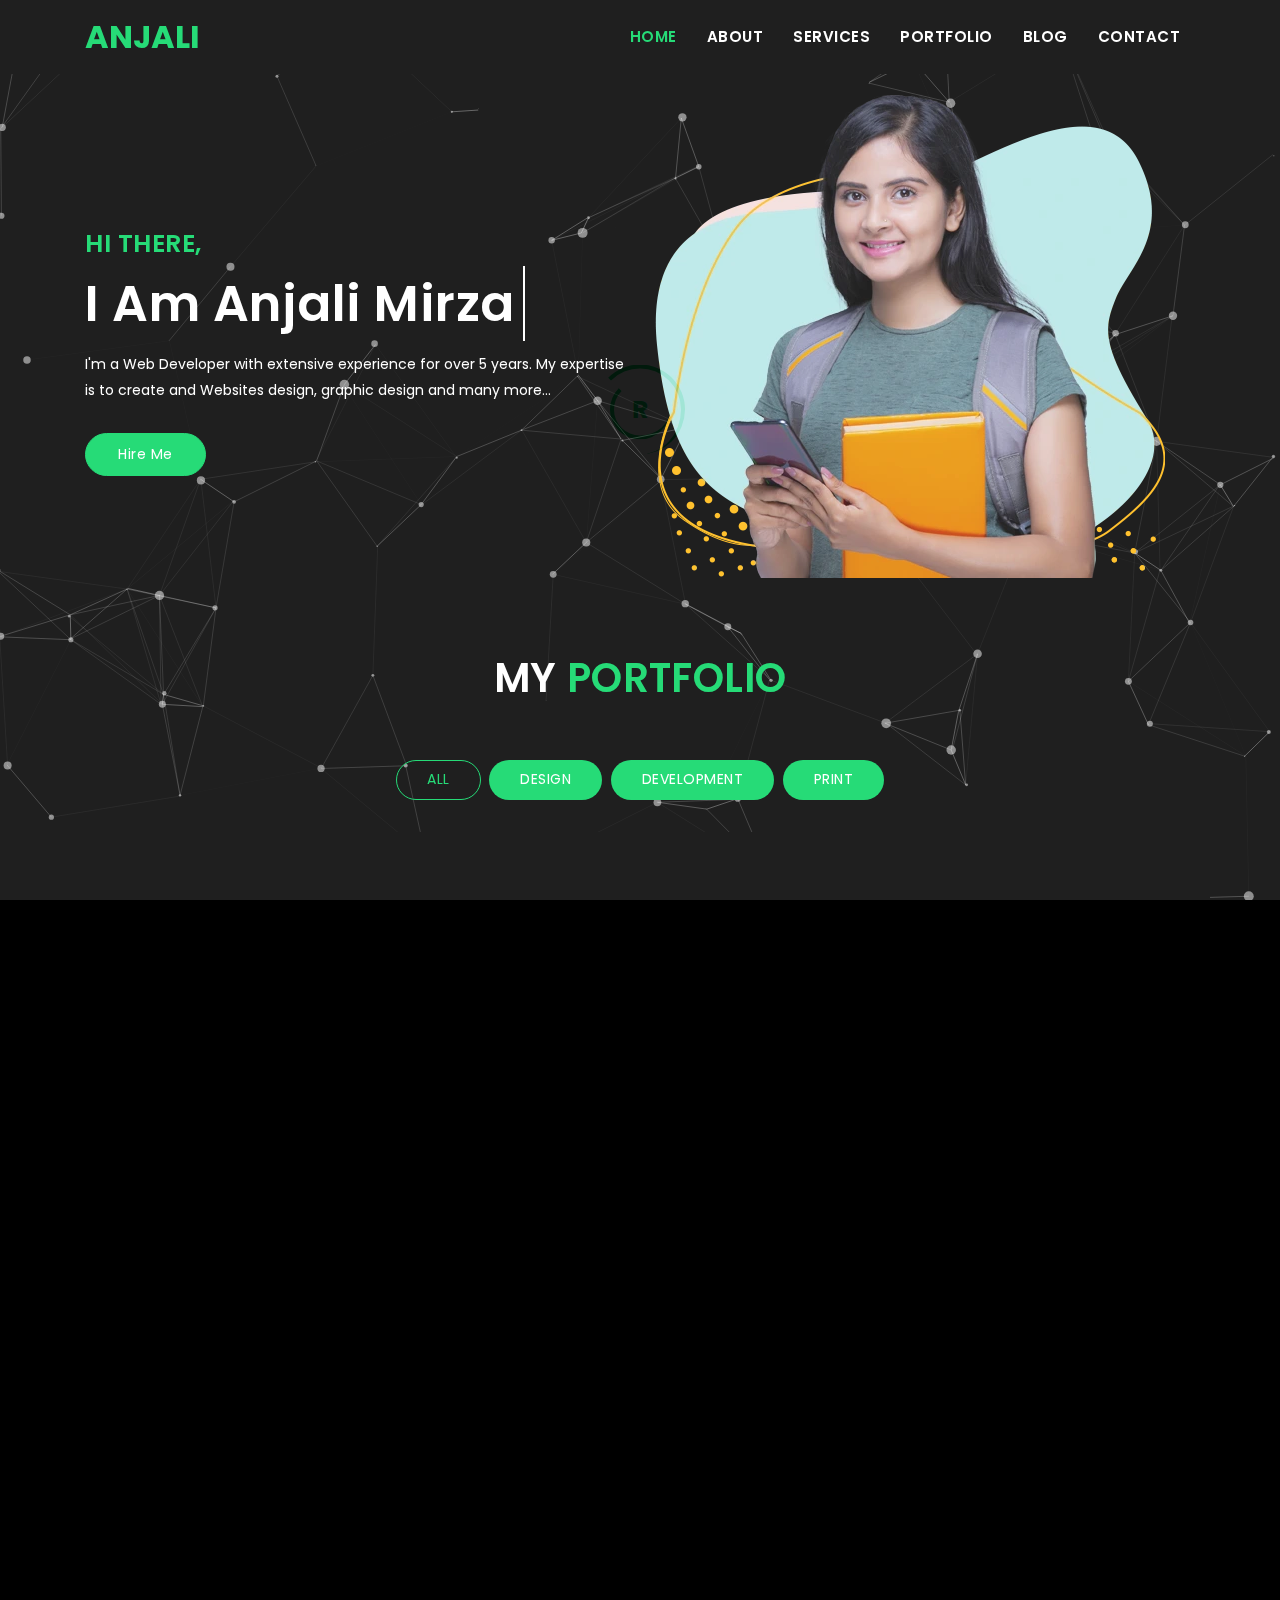
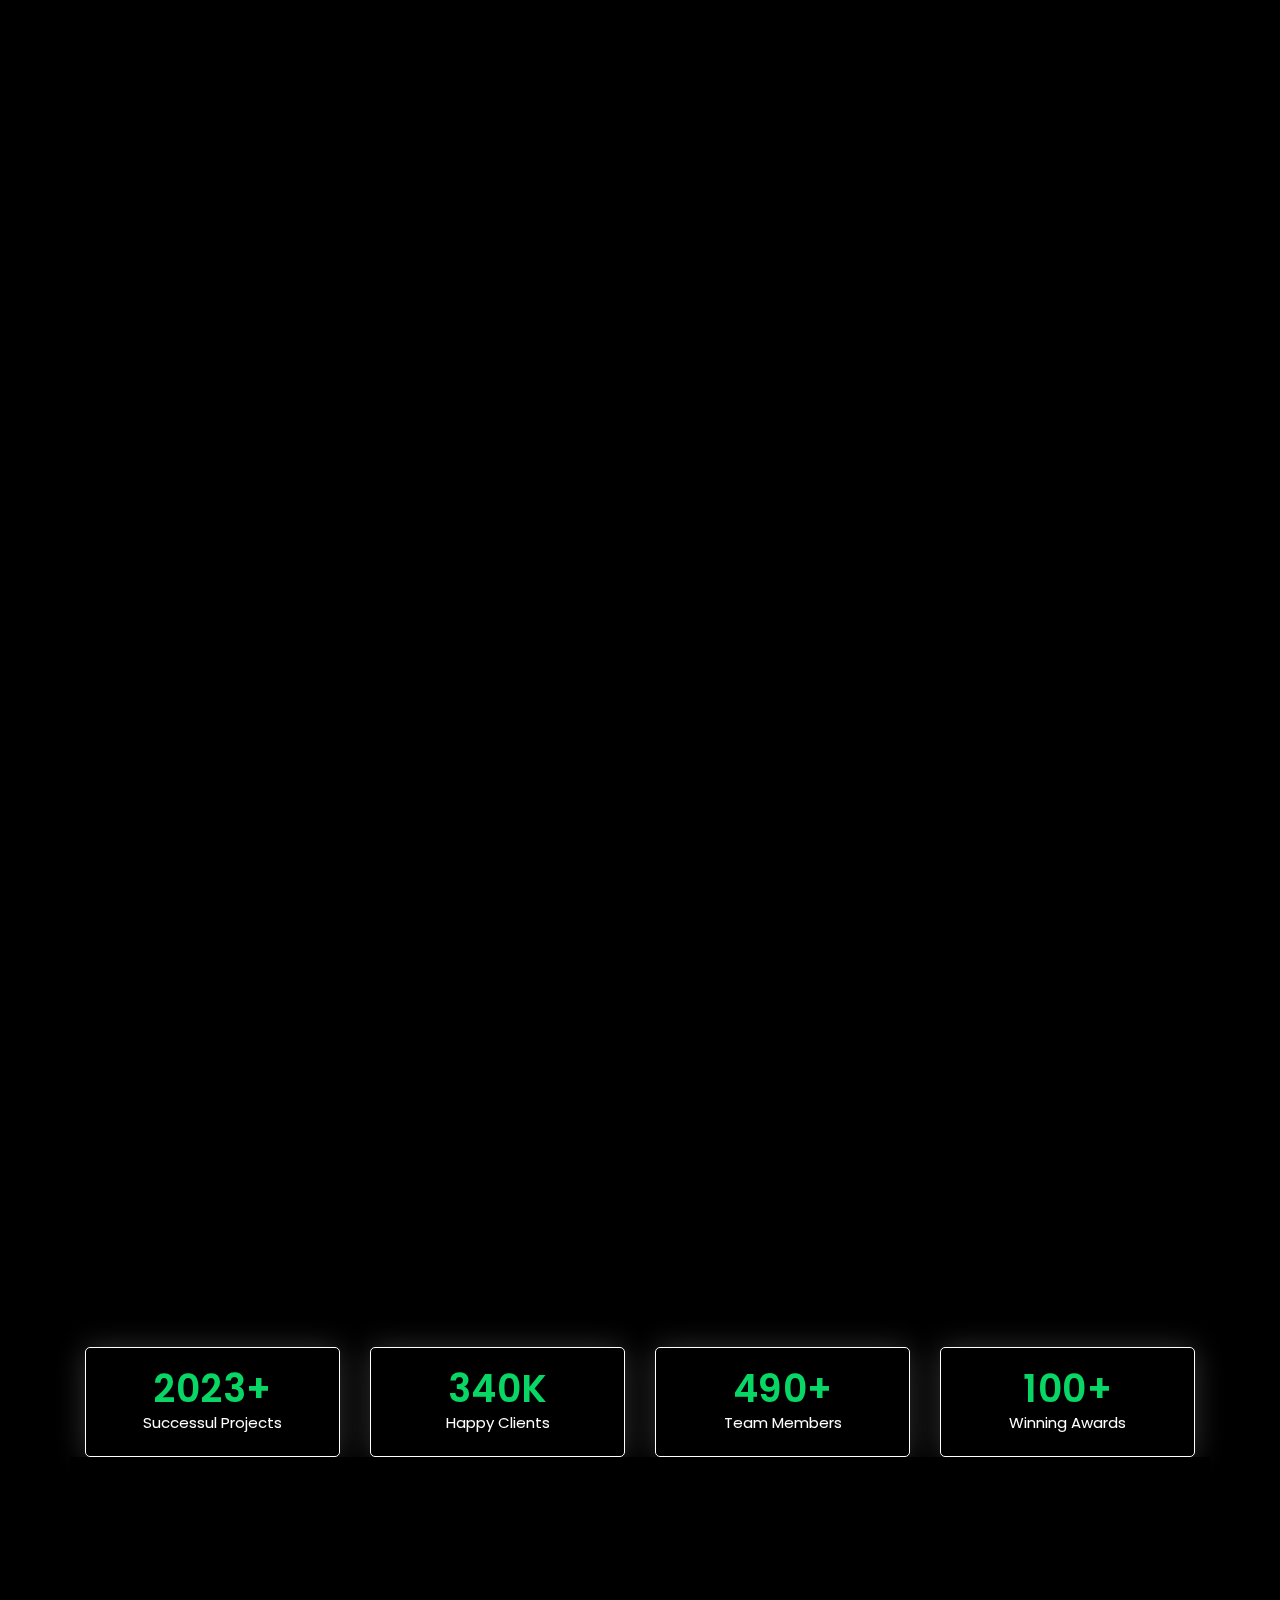
<file: index.html>
<!DOCTYPE html>
<html lang="en">
	<head>
		<!-- Required meta tags -->
		<meta charset="utf-8">
		<meta name="viewport" content="width=device-width, initial-scale=1, shrink-to-fit=no">

		<title>Anjali Personal Portfolio Template</title>
		<link href="https://fonts.googleapis.com/css?family=Poppins:300i,400,400i,500,600,700,800" rel="stylesheet">
		<!-- Bootstrap CSS -->
		<link rel="stylesheet" type="text/css" href="assets/css/bootstrap.min.css" >	
		
		<!--Favicon for this site -->
		<link rel="icon" href="assets/img/favicon.jpg"/>		
		
		<!-- Fonts -->
		<link rel="stylesheet" type="text/css" href="assets/fonts/font-awesome.min.css">
		
		<!-- Icon -->
		<link rel="stylesheet" type="text/css" href="assets/fonts/simple-line-icons.css">
		
		<!-- Slicknav -->
		<link rel="stylesheet" type="text/css" href="assets/css/slicknav.css">
		
		<!-- Owl-carousel -->
		<link rel="stylesheet" type="text/css" href="assets/css/owl.carousel.min.css">
		<link rel="stylesheet" type="text/css" href="assets/css/owl.theme.default.min.css">
		
		<!-- Nivo Lightbox -->
		<link rel="stylesheet" type="text/css" href="assets/css/nivo-lightbox.css" >
		
		<!-- Text-animated -->
		<link rel="stylesheet" type="text/css" href="assets/css/animated-headline.css" >
		
		<!-- Normalize -->
		<link rel="stylesheet" type="text/css" href="assets/css/normalize.css">
		
		<!-- Animate -->
		<link rel="stylesheet" type="text/css" href="assets/css/animate.css">
		
		<!-- Main Style -->
		<link rel="stylesheet" type="text/css" href="assets/css/main.css">
		
		<!-- Responsive Style -->
		<link rel="stylesheet" type="text/css" href="assets/css/responsive.css">					
		<!-- HTML5 shim and Respond.js IE8 support of HTML5 elements and media queries -->
		<!-- WARNING: Respond.js doesn't work if you view the page via file:// -->
		<!--[if lt IE 9]>
		  <script src="https://oss.maxcdn.com/html5shiv/3.7.2/html5shiv.min.js"></script>
		  <script src="https://oss.maxcdn.com/respond/1.4.2/respond.min.js"></script>
		<![endif]-->
	</head>
  
	<body data-spy="scroll" data-offset="80">

		<!-- START PRELOADER -->
			<div class="preloader">
				<div class="loader">
					<div class="loader-outter"></div>
					<div class="loader-inner"></div>

					<span>R</span>
				</div>
			</div>
		<!-- END PRELOADER -->		
		
		<!-- START NAVBAR -->
			<nav class="navbar navbar-toggleable-sm fixed-top navbar-light bg-faded site-navigation dark_bg_menu">
				<div class="container">
					<a class="navbar-brand" href="index2.html"><p>Anjali</p></a>          
				    <button class="navbar-toggler" type="button" data-toggle="collapse" data-target="#navbarCollapse" aria-controls="navbarCollapse" aria-expanded="false" aria-label="Toggle navigation">
						<span class="navbar-toggler-icon"></span>
				    </button>
				    <div class="collapse navbar-collapse justify-content-end" id="navbarCollapse">
						<ul class="navbar-nav">
						  <li class="nav-item"><a class="nav-link" href="#home">Home</a></li>
						  <li class="nav-item"><a class="nav-link" href="#about">About</a></li>
						  <li class="nav-item"><a class="nav-link" href="#services">Services</a></li>				
						  <li class="nav-item"><a class="nav-link" href="#portfolio">Portfolio</a></li>				  			
						  <li class="nav-item"><a class="nav-link" href="#blog">Blog</a></li>			
						  <li class="nav-item"><a class="nav-link" href="#contact">Contact</a></li>
						</ul>
				    </div>
				</div>
			</nav>      
		<!-- END NAVBAR -->
		
		<!-- Hero Area Start -->
			<section id="home" class="dark_bg">
				<div id="particles-js"></div>
				<div class="container">
					<div class="row">
						<div class="col-lg-6 col-md-6">
							<div class="banner_content">
								<h3>Hi There,</h3>
								<h1 class="cd-headline clip">
									<span class="fw_600">I Am</span>
									<span class="cd-words-wrapper">
										<b class="is-visible fw_600">Anjali Mirza</b>
										<b class="fw_600">Web Designer</b>
										<b class="fw_600">Web Developer</b>
										<b class="fw_600">Photographer</b>
									</span>
								</h1>
								<p>I'm a Web Developer with extensive experience for over 5 years. My expertise is to create and Websites design, graphic design and many more...</p>
								<a href="#" class="btn btn-secondary banner_btn">Hire Me</a>								
							</div>
						</div>
						<div class="col-lg-6 col-md-6">
							<div class="banner-images">
								<img src="assets/img/port3.jpg" alt="" />
							</div>
						</div>
					</div>
				</div>
				
			</section>
		<!-- Hero Area End -->
		
	
		<!-- Portfolio Section -->
			<section id="portfolio" class="dark_bg section-padding">
				<!-- Container Starts -->
				<div class="container">        
					<h2 class="section-title wow flipInX" data-wow-delay="0.4s">My <span>Portfolio</span></h2>
					<div class="row">          
						<div class="col-md-12">
							<!-- Portfolio Controller/Buttons -->
							<div class="controls text-center">
							  <a class="filter active btn btn-common" data-filter="all">
								All 
							  </a>
							  <a class="filter btn btn-common" data-filter=".design">
								Design 
							  </a>
							  <a class="filter btn btn-common" data-filter=".development">
								Development
							  </a>
							  <a class="filter btn btn-common" data-filter=".print">
								Print 
							  </a>
							</div>
							<!-- Portfolio Controller/Buttons Ends-->
						</div>

						
		
		<!-- Services Section Start -->
		<section id="services" class="dark_bg services section-padding">
			<h2 class="section-title wow flipInX" data-wow-delay="0.4s">My <span>Services</span></h2>
			<div class="container">
				<div class="row">
					<!-- Services item -->
					<div class="col-lg-4 col-md-6 col-xs-12">
						<div class="services-item wow fadeInDown" data-wow-delay="0.3s">
							<div class="icon">
								<img src="assets/img/service/icon-responsive.svg" alt=""/>
							</div>
							<div class="services-content">
								<h3><a href="#">Web Design</a></h3>
								
							</div>
						</div>
					</div>
				  <!-- Services item -->
					<div class="col-lg-4 col-md-6 col-xs-12">
						<div class="services-item wow fadeInDown" data-wow-delay="0.6s">
							<div class="icon">
								<img src="assets/img/service/icon-email.svg" alt=""/>
							</div>
							<div class="services-content">
								<h3><a href="#">Development</a></h3>
								
							</div>
						</div>
					</div>
					<!-- Services item -->
					<div class="col-lg-4 col-md-6 col-xs-12">
						<div class="services-item wow fadeInDown" data-wow-delay="0.9s">
							<div class="icon">
								<img src="assets/img/service/icon-lock.svg" alt=""/>
							</div>
							<div class="services-content">
								<h3><a href="#">Graphic Design</a></h3>
								
							</div>
						</div>
					</div>
					<!-- Services item -->
					<div class="col-lg-4 col-md-6 col-xs-12">
						<div class="services-item wow fadeInLeft" data-wow-delay="0.9s">
							<div class="icon">
								<img src="assets/img/service/icon-easy.svg" alt=""/>
							</div>
							<div class="services-content">
								<h3><a href="#">Responsive Design</a></h3>
							
							</div>
						</div>
					</div>
					<!-- Services item -->
					<div class="col-lg-4 col-md-6 col-xs-12">
						<div class="services-item wow fadeInUp" data-wow-delay="0.9s">
							<div class="icon">
								<img src="assets/img/service/service-icon-bg.svg" alt=""/>
							</div>
							<div class="services-content">
								<h3><a href="#">Marketing</a></h3>
								
							</div>
						</div>
					</div>
					<!-- Services item -->
					<div class="col-lg-4 col-md-6 col-xs-12">
						<div class="services-item wow fadeInRight" data-wow-delay="0.9s">
							<div class="icon">
								<img src="assets/img/service/icon-responsive.svg" alt=""/>
							</div>
							<div class="services-content">
								<h3><a href="#">Support</a></h3>
								
							</div>
						</div>
					</div>
				</div>
			</div>
		</section>
	<!-- Services Section End -->
		
	
		
		
		<!-- START BLOG -->
			<div id="blog" class="dark_bg blog-area section-padding">
				<h2 class="section-title wow flipInX" data-wow-delay="0.4s">My <span>Blog</span></h2>
				<div class="container">							
					<div class="row">
						<div class="col-lg-4 col-md-4 col-xs-12">
							<div class="single_blog wow fadeInLeft">
								<div class="blog-thumb">
									<div class="blog-image">
									   <a href="#"><img src="assets/img/b4.png" class="img-responsive" alt=""/></a>
									</div>
									<div class="blog-info">
										<a href="#"><h4>
											"Web Design Evolution Insights"</h4></a>
										<small><i class="fa fa-clock-o"></i>July 31, 2024</small>
										<span>| Design</span>											
										<p>Discover the latest advancements shaping the digital landscape, ensuring your online presence stays ahead of the curve.</p>
										<a href="#" class="btn blog_btn btn-secondary">Read More</a>
									</div>
								</div>
							</div>
						</div>
						<div class="col-lg-4 col-md-4 col-xs-12">
							<div class="single_blog wow fadeInUp">
								<div class="blog-thumb">
									<div class="blog-image">
									   <a href="#"><img src="assets/img/b3.png" class="img-responsive" alt=""/></a>
									</div>
									<div class="blog-info">
										<a href="#"><h4>"Responsive Design Innovations"</h4></a>
										<small><i class="fa fa-clock-o"></i>July 31, 2024</small>
										<span>| Design</span>											
										<p> Explore cutting-edge techniques and technologies ensuring seamless user experiences across all devices.</p>
										<a href="#" class="btn blog_btn btn-secondary">Read More</a>
									</div>
								</div>
							</div>
						</div>
						<div class="col-lg-4 col-md-4 col-xs-12">
							<div class="single_blog wow fadeInRight">
								<div class="blog-thumb">
									<div class="blog-image">
									   <a href="#"><img src="assets/img/b5.png" class="img-responsive" alt=""/></a>
									</div>
									<div class="blog-info">
										<a href="#"><h4>"User-Centric Web Solutions"</h4></a>
										<small><i class="fa fa-clock-o"></i>July 31, 2024</small>
										<span>| Design</span>											
										<p> Crafting websites focused on meeting user needs, enhancing engagement and satisfaction.</p>
										<a href="#" class="btn blog_btn btn-secondary">Read More</a>
									</div>
								</div>
							</div>
						</div>
					</div>
				</div><!--- END CONTAINER -->	

				<div class="container">							
					<div class="row">
						<div class="col-lg-4 col-md-4 col-xs-12">
							<div class="single_blog wow fadeInLeft">
								<div class="blog-thumb">
									<div class="blog-image">
									   <a href="#"><img src="assets/img/b8.jpg" class="img-responsive" alt=""/></a>
									</div>
									<div class="blog-info">
										<a href="#"><h4>"Interactive Design Trends"</h4></a>
										<small><i class="fa fa-clock-o"></i>July 31, 2024</small>
										<span>| Design</span>											
										<p> Embrace dynamic and engaging design elements that captivate and retain audience attention.</p>
										<a href="#" class="btn blog_btn btn-secondary">Read More</a>
									</div>
								</div>
							</div>
						</div>
						<div class="col-lg-4 col-md-4 col-xs-12">
							<div class="single_blog wow fadeInUp">
								<div class="blog-thumb">
									<div class="blog-image">
									   <a href="#"><img src="assets/img/b7.png" class="img-responsive" alt=""/></a>
									</div>
									<div class="blog-info">
										<a href="#"><h4>"Creative UI/UX Approaches"</h4></a>
										<small><i class="fa fa-clock-o"></i>July 31, 2024</small>
										<span>| Design</span>											
										<p>Implement innovative user interface and experience strategies to elevate digital interactions and conversions.</p>
										<a href="#" class="btn blog_btn btn-secondary">Read More</a>
									</div>
								</div>
							</div>
						</div>
						<div class="col-lg-4 col-md-4 col-xs-12">
							<div class="single_blog wow fadeInRight">
								<div class="blog-thumb">
									<div class="blog-image">
									   <a href="#"><img src="assets/img/b2.png" class="img-responsive" alt=""/></a>
									</div>
									<div class="blog-info">
										<a href="#"><h4>"Visual Storytelling Revolution"</h4></a>
										<small><i class="fa fa-clock-o"></i>July 31, 2024</small>
										<span>| Design</span>											
										<p>Harness the power of compelling visuals to communicate narratives that resonate deeply with your audience.</p>
										<a href="#" class="btn blog_btn btn-secondary">Read More</a>
									</div>
								</div>
							</div>
						</div>
					</div>
				</div><!--- END CONTAINER -->	
			</div>
		<!-- END BLOG -->

           	<!-- Funfacts Section Start -->
			<section class="dark_bg funfacts-area pb_80 ">
				<div class="container">
					<div class="row">
						<div class="col-lg-3 col-md-3">
							<div class="funfact">
								<i class="icofont-printer"></i>
								<h3><span class="counterUp">2023</span>+</h3>
								<p>Successul Projects</p>
							</div>
						</div>

						<div class="col-lg-3 col-md-3">
							<div class="funfact">
								<i class="icofont-users"></i>
								<h3><span class="counterUp">340</span>K</h3>
								<p>Happy Clients</p>
							</div>
						</div>

						<div class="col-lg-3 col-md-3">
							<div class="funfact">
								<i class="icofont-users-alt-5"></i>
								<h3><span class="counterUp">490</span>+</h3>
								<p>Team Members</p>
							</div>
						</div>

						<div class="col-lg-3 col-md-3">
							<div class="funfact">
								<i class="icofont-award"></i>
								<h3><span class="counterUp">100</span>+</h3>
								<p>Winning Awards</p>
							</div>
						</div>
					</div>
				</div>
			</section>
        <!-- Funfacts Section End -->

		<!-- Contact Section Start -->
			<section id="contact" class="dark_bg section-padding">      
				<div class="contact-form">
					<div class="container">
						<h2 class="section-title wow flipInX" data-wow-delay="0.4s">Contact <span>Us</span></h2>  
						<style>
							.center-div {
							  margin: 0 auto; /* This will center the div horizontally */
							  max-width: 100%; /* Ensures the div doesn't exceed the width of its container */
							  /* Add any additional styling you need */
							}
						  </style>
						<div class="row contact-form-area">   												
							<div class="col-md-12 col-lg-8 col-sm-8 center-div">
								<div class="contact_form wow fadeInLeft">
									<form action="contact.php" method="post" id="main_contact_form">
										<div class="contact_input_area">
											<div id="success_fail_info"></div>
											<div class="row">
												<!-- Form Group -->
												<div class="col-12">
													<div class="form-group">
														<input type="text" name="name" class="form-control" placeholder="Name" required="required">
													</div>
												</div>
												<!-- Form Group -->
												<div class="col-12 col-lg-6">
													<div class="form-group">
														<input type="email" name="email" class="form-control" placeholder="Email" required="required">
													</div>
												</div>
												<!-- Form Group -->
												<div class="col-12 col-lg-6">
													<div class="form-group">
														<input type="text" name="subject" class="form-control" placeholder="Subject" required="required">
													</div>
												</div>
												<!-- Form Group -->
												<div class="col-12">
													<div class="form-group">
														<textarea rows="6" name="message" class="form-control" placeholder="Your Message" required="required"></textarea>
													</div>
												</div>
												<!-- Button -->
												<div class="col-12 text-center">
													<button type="submit" value="Send message" name="submit" id="submitButton" class="btn btn-secondary ct_btn" title="Submit Your Message!">Send Message</button>
												</div>
											</div>
										</div>
									</form>
								</div>
							</div>
							
						</div> 
					</div>
				</div>   
			</section>
		<!-- Contact Section End -->

		<!-- Footer Section Start -->
			<footer class="footer-area">
				<div class="container">
					<div class="row">
						<div class="col-lg-12">
							<div class="footer-text text-center wow fadeInDown" data-wow-delay="0.3s">
								<p>Copyright © 2024 Anjali | All Rights Reserved</p>
							</div>
						</div>
					</div>
				</div>
			</footer>
		<!-- Footer Section End -->

		<!-- Go to Top Link -->
		<a href="#" class="back-to-top">
			<i class="fa fa-arrow-up"></i>
		</a>

		<!-- jQuery first, then Popper.js, then Bootstrap JS -->
		<script src="assets/js/jquery-min.js"></script>
		<script src="assets/js/popper.min.js"></script>
		<script src="assets/js/bootstrap.min.js"></script>
		<script src="assets/js/modernizr-2.8.3.min.js"></script>
		<script src="assets/js/particles.min.js"></script>
		<script src="assets/js/app.js"></script>
		<script src="assets/js/jquery.nav.js"></script>
		<script src="assets/js/smooth-scroll.js"></script>
		<script src="assets/js/owl.carousel.min.js"></script>
		<script src="assets/js/jquery.mixitup.js"></script>
		<script src="assets/js/animated-headline.js"></script>
		<script src="assets/js/jquery.counterup.min.js"></script>
		<script src="assets/js/waypoints.min.js"></script>
		<script src="assets/js/wow.js"></script>
		<script src="assets/js/jquery.easing.min.js"></script>  
		<script src="assets/js/nivo-lightbox.js"></script>
		<script src="assets/js/form-contact.js"></script>
		<script src="assets/js/main.js"></script>
		
	</body>
</html>
</file>
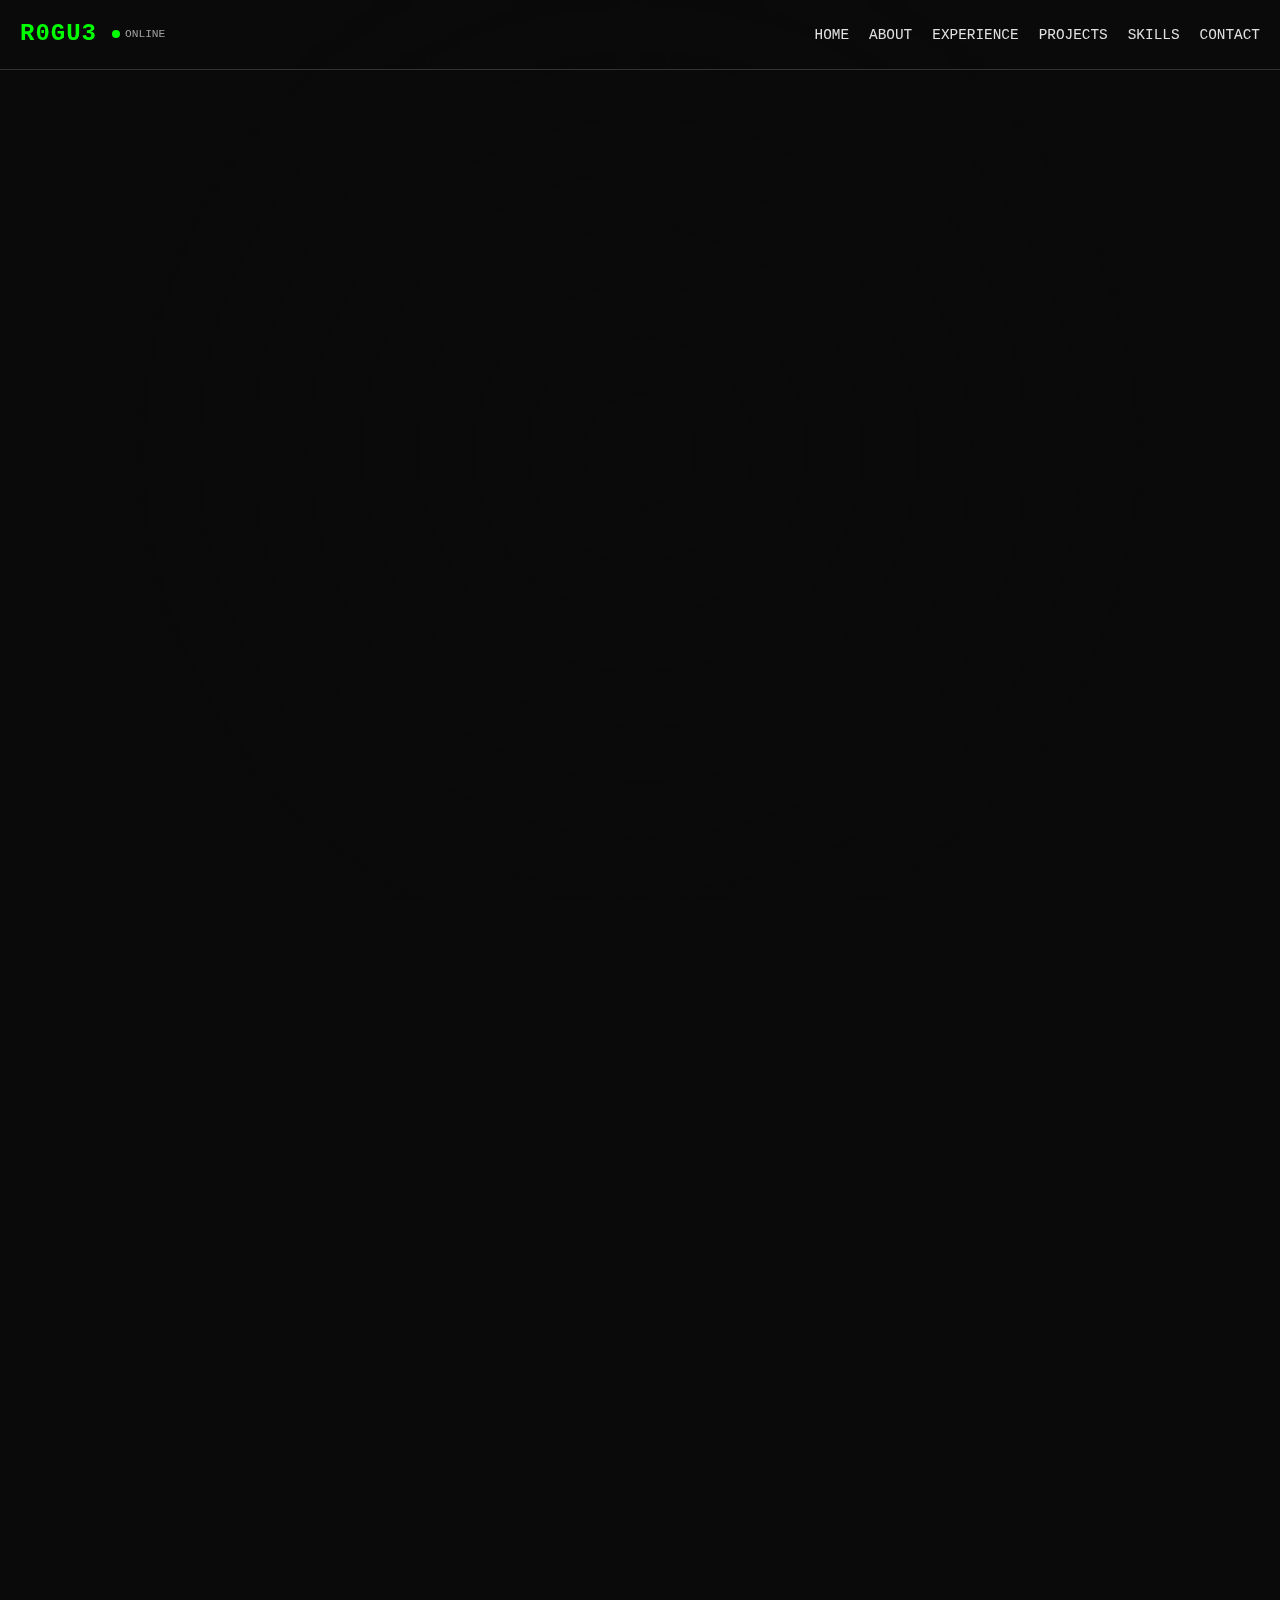
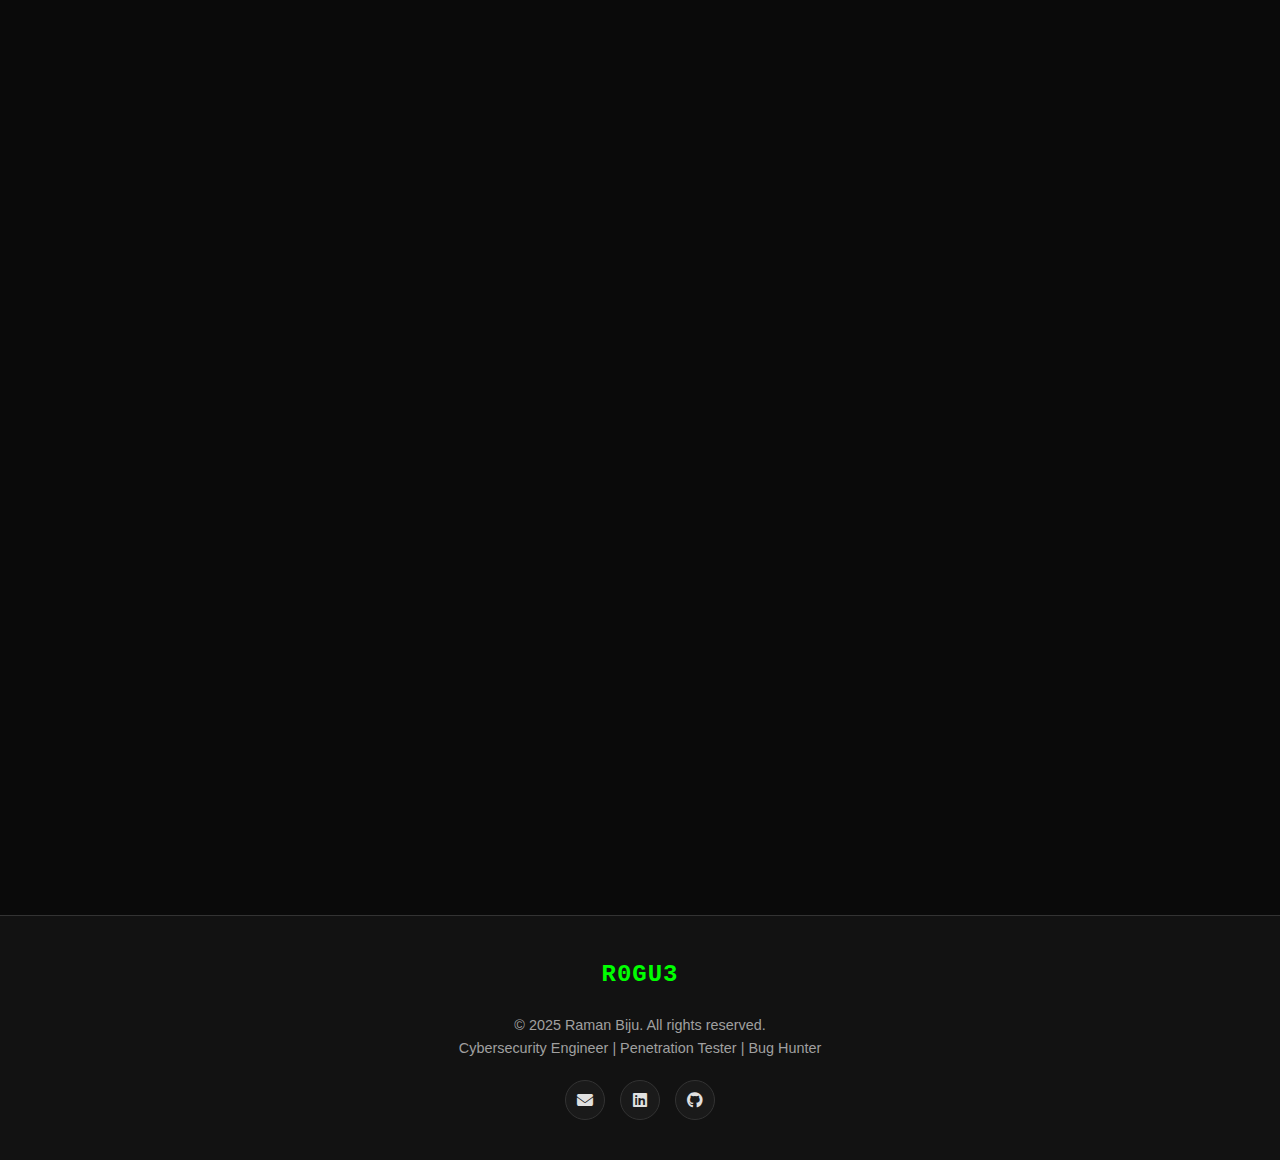
<file: Index.html>
<!DOCTYPE html>
<html lang="en">
<head>
    <meta charset="UTF-8">
    <meta name="viewport" content="width=device-width, initial-scale=1.0">
    <title>Raman Biju | Cybersecurity Engineer</title>
    <link rel="stylesheet" href="styles.css">
    <link rel="stylesheet" href="https://cdnjs.cloudflare.com/ajax/libs/font-awesome/6.4.0/css/all.min.css">
</head>
<body>
    <div class="noise"></div>
    <div class="overlay"></div>
    
    <div class="terminal-cursor"></div>
    
    <header>
        <div class="logo">
            <div class="logo-text">R0GU3</div>
            <div class="status">
                <span class="status-circle"></span>
                <span class="status-text">ONLINE</span>
            </div>
        </div>
        <nav>
            <div class="menu-toggle">
                <div class="bar"></div>
                <div class="bar"></div>
                <div class="bar"></div>
            </div>
            <ul class="nav-links">
                <li><a href="#home" class="nav-link" data-text="HOME">HOME</a></li>
                <li><a href="#about" class="nav-link" data-text="ABOUT">ABOUT</a></li>
                <li><a href="#experience" class="nav-link" data-text="EXPERIENCE">EXPERIENCE</a></li>
                <li><a href="#projects" class="nav-link" data-text="PROJECTS">PROJECTS</a></li>
                <li><a href="#skills" class="nav-link" data-text="SKILLS">SKILLS</a></li>
                <li><a href="#contact" class="nav-link" data-text="CONTACT">CONTACT</a></li>
            </ul>
        </nav>
    </header>

    <main>
        <section id="home" class="hero">
            <div class="container">
                <div class="hero-content">
                    <div class="terminal">
                        <div class="terminal-header">
                            <div class="terminal-buttons">
                                <span class="terminal-button"></span>
                                <span class="terminal-button"></span>
                                <span class="terminal-button"></span>
                            </div>
                            <div class="terminal-title">terminal@rogue:~</div>
                        </div>
                        <div class="terminal-body">
                            <div class="line">
                                <span class="prompt">$</span>
                                <span class="command" id="typing-text"></span>
                            </div>
                            <div class="line response" id="response-text"></div>
                        </div>
                    </div>
                    <div class="hero-info">
                        <h1 class="glitch" data-text="RAMAN BIJU">RAMAN BIJU</h1>
                        <div class="subtitle">CYBERSECURITY ENGINEER</div>
                        <div class="location"><i class="fas fa-map-marker-alt"></i> Navi Mumbai, Maharashtra</div>
                        <div class="social-links">
                            <a href="mailto:ramanbijuomkar@gmail.com" class="social-link"><i class="fas fa-envelope"></i></a>
                            <a href="tel:+916238685842" class="social-link"><i class="fas fa-phone"></i></a>
                            <a href="https://www.linkedin.com/in/raman-biju" target="_blank" class="social-link"><i class="fab fa-linkedin"></i></a>
                            <a href="https://github.com/R0GU3x" target="_blank" class="social-link"><i class="fab fa-github"></i></a>
                            <a href="https://tryhackme.com/p/RoGUE" target="_blank" class="social-link"><i class="fas fa-hat-wizard"></i></a>
                        </div>
                    </div>
                </div>
            </div>
            <div class="scroll-indicator">
                <div class="mouse">
                    <div class="wheel"></div>
                </div>
                <div class="arrow">
                    <span></span>
                    <span></span>
                    <span></span>
                </div>
            </div>
        </section>

        <section id="about" class="about">
            <div class="container">
                <div class="section-header">
                    <h2 class="section-title">ABOUT<span class="blink">_</span></h2>
                    <div class="section-subtitle">./whoami</div>
                </div>
                <div class="about-content">
                    <div class="about-text" style="text-align: justify;"></div>
                        <p>As a cybersecurity professional with 
                            <span class="key-highlights">3+ years</span> 
                            of hands-on experience in penetration testing, training, and mentoring aspiring professionals, my primary goal is to serve my country by applying my skills to 
                            <span class="key-highlights">defend digital India</span>  
                            and make a significant impact in securing its cyberspace.</p>
                        <div class="stats">
                            <div class="stat">
                                <div class="stat-value">3+</div>
                                <div class="stat-label">Years Experience</div>
                            </div>
                            <div class="stat">
                                <div class="stat-value">80+</div>
                                <div class="stat-label">Students Trained</div>
                            </div>
                            <div class="stat">
                                <div class="stat-value">350+</div>
                                <div class="stat-label">Topics Covered</div>
                            </div>
                        </div>
                    </div>
                    <div class="matrix-container">
                        <canvas id="matrix-canvas"></canvas>
                    </div>
                </div>
            </div>
        </section>

        <section id="experience" class="experience">
            <div class="container">
                <div class="section-header">
                    <h2 class="section-title">EXPERIENCE<span class="blink">_</span></h2>
                    <div class="section-subtitle">./career_path</div>
                </div>
                <div class="timeline">
                    <div class="timeline-item">
                        <div class="timeline-dot"></div>
                        <div class="timeline-date">02/2024 - 10/2024</div>
                        <div class="timeline-content">
                            <h3>Security Research Engineer</h3>
                            <h4>CYSECURIX</h4>
                            <ul>
                                <li>Developed comprehensive educational content, including full-fledged notes, practice labs and real-world scenarios.</li>
                                <li>Conducted in-depth research and authored insightful article content on emerging cybersecurity trends.</li>
                                <li>Organized and hosted Capture the Flag events, workshops and awareness sessions.</li>
                                <li>Collaborated with industry professionals to design training modules.</li>
                            </ul>
                        </div>
                    </div>
                    <div class="timeline-item">
                        <div class="timeline-dot"></div>
                        <div class="timeline-date">06/2023 - 07/2024</div>
                        <div class="timeline-content">
                            <h3>Founder and Trainer</h3>
                            <h4>INNOVWHIZ (Self-Employed)</h4>
                            <ul>
                                <li>Led the Education Community, offering comprehensive training on fundamental and core cybersecurity concepts.</li>
                                <li>Delivered fully personalized notes covering over 80 key topics.</li>
                                <li>Successfully hosted a 4-hour Capture the Flag (CTF) event with 90 participants across 30 teams.</li>
                                <li>Successfully trained 150+ students in cybersecurity and Python programming.</li>
                            </ul>
                        </div>
                    </div>
                </div>
            </div>
        </section>

        <section id="projects" class="projects">
            <div class="container">
                <div class="section-header">
                    <h2 class="section-title">PROJECTS<span class="blink">_</span></h2>
                    <div class="section-subtitle">./my_builds</div>
                </div>
                <div class="projects-grid">
                    <div class="project-card">
                        <div class="project-header">
                            <h3>Defense Sphere</h3>
                            <div class="project-date">03/2025</div>
                        </div>
                        <div class="project-subtitle">Insider Threat Protection Framework</div>
                        <p>A comprehensive security framework designed to detect and mitigate insider threats through real-time file integrity monitoring, facial recognition authentication, and phishing content detection.</p>
                        <div class="project-tech">
                            <span>Python</span>
                            <span>OpenCV</span>
                            <span>Flask</span>
                            <span>JavaScript</span>
                            <span>Firewall</span>
                        </div>
                        <div class="project-links">
                            <a href="https://github.com/R0GU3x/Defense-Sphere" class="project-link"><i class="fab fa-github"></i> GitHub</a>
                        </div>
                    </div>
                    <div class="project-card">
                        <div class="project-header">
                            <h3>Xylem</h3>
                            <div class="project-date">07/2024</div>
                        </div>
                        <div class="project-subtitle">Network Monitoring System based on ML</div>
                        <p>A sophisticated Network Analyzer designed to enhance security using advanced Machine Learning algorithms for anomaly detection and real-time insights into Network traffic and Potential threats.</p>
                        <div class="project-tech">
                            <span>Python</span>
                            <span>MySQL</span>
                            <span>Grafana</span>
                        </div>
                        <div class="project-links">
                            <a href="https://github.com/R0GU3x/Network-Traffic-Analyzer" class="project-link"><i class="fab fa-github"></i> GitHub</a>
                            <a href="https://www.youtube.com/watch?v=C0G3dnGQYAg" class="project-link"><i class="fab fa-youtube"></i> YouTube</a>
                        </div>
                    </div>
                    <div class="project-card">
                        <div class="project-header">
                            <h3>C2C Malware</h3>
                            <div class="project-date">06/2023</div>
                        </div>
                        <div class="project-subtitle">Remote Malware</div>
                        <p>Developed a fully functional Command and Control (C2C) malware to demonstrate malware operations and illustrate the significant impact of infections for educational purposes.</p>
                        <div class="project-tech">
                            <span>Python</span>
                            <span>Telegram API</span>
                            <span>Cybersecurity</span>
                        </div>
                        <div class="project-links">
                            <a href="https://github.com/R0GU3x/C2C-Malware-for-Windows-Demo-" class="project-link"><i class="fab fa-github"></i> GitHub</a>
                        </div>
                    </div>
                    <div class="project-card">
                        <div class="project-header">
                            <h3>Back Me Up</h3>
                            <div class="project-date">10/2023</div>
                        </div>
                        <div class="project-subtitle">Backup System</div>
                        <p>A flutter-based application to manage your data backup and restore them in one click</p>
                        <div class="project-tech">
                            <span>Python</span>
                            <span>Flet</span>
                        </div>
                        <div class="project-links">
                            <a href="https://github.com/R0GU3x/Back-Me-Up" class="project-link"><i class="fab fa-github"></i> GitHub</a>
                        </div>
                    </div>
                    <div class="project-card">
                        <div class="project-header">
                            <h3>Icebox</h3>
                            <div class="project-date">01/2024</div>
                        </div>
                        <div class="project-subtitle">Host-based Firewall Configuration System</div>
                        <p>A host-based firewall capable of adding, removing, changing firewall rules of a Windows system, helping users to easily manage custom rules and monitor firewall behavior within a single platform.</p>
                        <div class="project-tech">
                            <span>Python</span>
                            <span>Flet</span>
                            <span>Web Applciation</span>
                            <span>Firewall</span>
                        </div>
                    </div>
                </div>
            </div>
        </section>

        <section id="skills" class="skills">
            <div class="container">
                <div class="section-header">
                    <h2 class="section-title">SKILLS<span class="blink">_</span></h2>
                    <div class="section-subtitle">./capabilities</div>
                </div>
                <div class="skills-content">
                    <div class="skills-category">
                        <h3>Technical Skills</h3>
                        <div class="skill-bars">
                            <div class="skill-bar">
                                <div class="skill-name">Penetration Testing</div>
                                <div class="skill-progress">
                                    <div class="progress" style="width: 95%"></div>
                                </div>
                            </div>
                            <div class="skill-bar">
                                <div class="skill-name">Web Application Security</div>
                                <div class="skill-progress">
                                    <div class="progress" style="width: 90%"></div>
                                </div>
                            </div>
                            <div class="skill-bar">
                                <div class="skill-name">Python Programming</div>
                                <div class="skill-progress">
                                    <div class="progress" style="width: 85%"></div>
                                </div>
                            </div>
                            <div class="skill-bar">
                                <div class="skill-name">Kali Linux</div>
                                <div class="skill-progress">
                                    <div class="progress" style="width: 90%"></div>
                                </div>
                            </div>
                            <div class="skill-bar">
                                <div class="skill-name">Bash Scripting</div>
                                <div class="skill-progress">
                                    <div class="progress" style="width: 80%"></div>
                                </div>
                            </div>
                            <div class="skill-bar">
                                <div class="skill-name">SQL</div>
                                <div class="skill-progress">
                                    <div class="progress" style="width: 75%"></div>
                                </div>
                            </div>
                        </div>
                    </div>
                    <div class="skills-category">
                        <h3>Soft Skills</h3>
                        <div class="skill-hexagons">
                            <div class="skill-hexagon">
                                <div class="hexagon">
                                    <i class="fas fa-chalkboard-teacher"></i>
                                </div>
                                <span>Presentation</span>
                            </div>
                            <div class="skill-hexagon">
                                <div class="hexagon">
                                    <i class="fas fa-users"></i>
                                </div>
                                <span>Leadership</span>
                            </div>
                            <div class="skill-hexagon">
                                <div class="hexagon">
                                    <i class="fas fa-comments"></i>
                                </div>
                                <span>Communication</span>
                            </div>
                            <div class="skill-hexagon">
                                <div class="hexagon">
                                    <i class="fas fa-handshake"></i>
                                </div>
                                <span>Collaboration</span>
                            </div>
                        </div>
                    </div>
                </div>
                <div class="achievements">
                    <h3>Achievements</h3>
                    <div class="achievement-card">
                        <div class="achievement-header">
                            <h4>Critical Vulnerability Discovery and Mitigation</h4>
                            <div class="achievement-date">05/2023</div>
                        </div>
                        <div class="achievement-details">
                            <div class="achievement-item">
                                <span class="label">CVE Score:</span>
                                <span class="value high">8 (High Severity)</span>
                            </div>
                            <div class="achievement-item">
                                <span class="label">Vulnerability:</span>
                                <span class="value">Business Logic Flaw</span>
                            </div>
                            <div class="achievement-item">
                                <span class="label">Impact:</span>
                                <span class="value">Enhanced system integrity and safeguarding approximately $490,000 in potential revenue loss.</span>
                            </div>
                            <div class="achievement-item">
                                <span class="label">Outcome:</span>
                                <span class="value">Implemented remediation strategies; bolstered website security, reducing vulnerability incidents by 40% and enhancing user data protection.</span>
                            </div>
                        </div>
                    </div>
                </div>
            </div>
        </section>

        <section id="contact" class="contact">
            <div class="container">
                <div class="section-header">
                    <h2 class="section-title">CONTACT<span class="blink">_</span></h2>
                    <div class="section-subtitle">./connect</div>
                </div>
                <div class="contact-content">
                    <div class="contact-info">
                        <div class="contact-item">
                            <i class="fas fa-envelope"></i>
                            <div>
                                <h3>Email</h3>
                                <a href="mailto:ramanbijuomkar@gmail.com">ramanbijuomkar@gmail.com</a>
                            </div>
                        </div>
                        <div class="contact-item">
                            <i class="fas fa-phone"></i>
                            <div>
                                <h3>Phone</h3>
                                <a href="tel:+916238685842">+91 6238685842</a>
                            </div>
                        </div>
                        <div class="contact-item">
                            <i class="fas fa-map-marker-alt"></i>
                            <div>
                                <h3>Location</h3>
                                <p>Navi Mumbai, Maharashtra, India</p>
                            </div>
                        </div>
                        <div class="contact-item">
                            <i class="fab fa-linkedin"></i>
                            <div>
                                <h3>LinkedIn</h3>
                                <a href="https://www.linkedin.com/in/raman-biju" target="_blank">linkedin.com/in/raman-biju</a>
                            </div>
                        </div>
                    </div>
                    <!-- <div class="contact-form">
                        <div class="form-header">
                            <div class="form-title">Send a Message</div>
                            <div class="form-subtitle">I'll get back to you as soon as possible</div>
                        </div>
                        <form id="contact-form">
                            <div class="form-group">
                                <label for="name">Name</label>
                                <input type="text" id="name" name="name" required>
                            </div>
                            <div class="form-group">
                                <label for="email">Email</label>
                                <input type="email" id="email" name="email" required>
                            </div>
                            <div class="form-group">
                                <label for="subject">Subject</label>
                                <input type="text" id="subject" name="subject" required>
                            </div>
                            <div class="form-group">
                                <label for="message">Message</label>
                                <textarea id="message" name="message" rows="5" required></textarea>
                            </div>
                            <button type="submit" class="submit-btn">
                                <span class="btn-text">SEND MESSAGE</span>
                                <span class="btn-icon"><i class="fas fa-paper-plane"></i></span>
                            </button>
                        </form>
                    </div> -->
                </div>
            </div>
        </section>
    </main>

    <footer>
        <div class="container">
            <div class="footer-content">
                <div class="footer-logo">R0GU3</div>
                <div class="footer-text">
                    <p>&copy; 2025 Raman Biju. All rights reserved.</p>
                    <p>Cybersecurity Engineer | Penetration Tester | Bug Hunter</p>
                </div>
                <div class="footer-social">
                    <a href="mailto:ramanbijuomkar@gmail.com" class="social-link"><i class="fas fa-envelope"></i></a>
                    <a href="https://www.linkedin.com/in/raman-biju" target="_blank" class="social-link"><i class="fab fa-linkedin"></i></a>
                    <a href="#" target="_blank" class="social-link"><i class="fab fa-github"></i></a>
                </div>
            </div>
        </div>
    </footer>

    <div class="hack-overlay">
        <div class="hack-content">
            <div class="hack-header">Loading..</div>
            <div class="hack-progress">
                <div class="hack-progress-bar"></div>
            </div>
            <div class="hack-text"></div>
        </div>
    </div>

    <script src="script.js"></script>
</body>
</html>
</file>
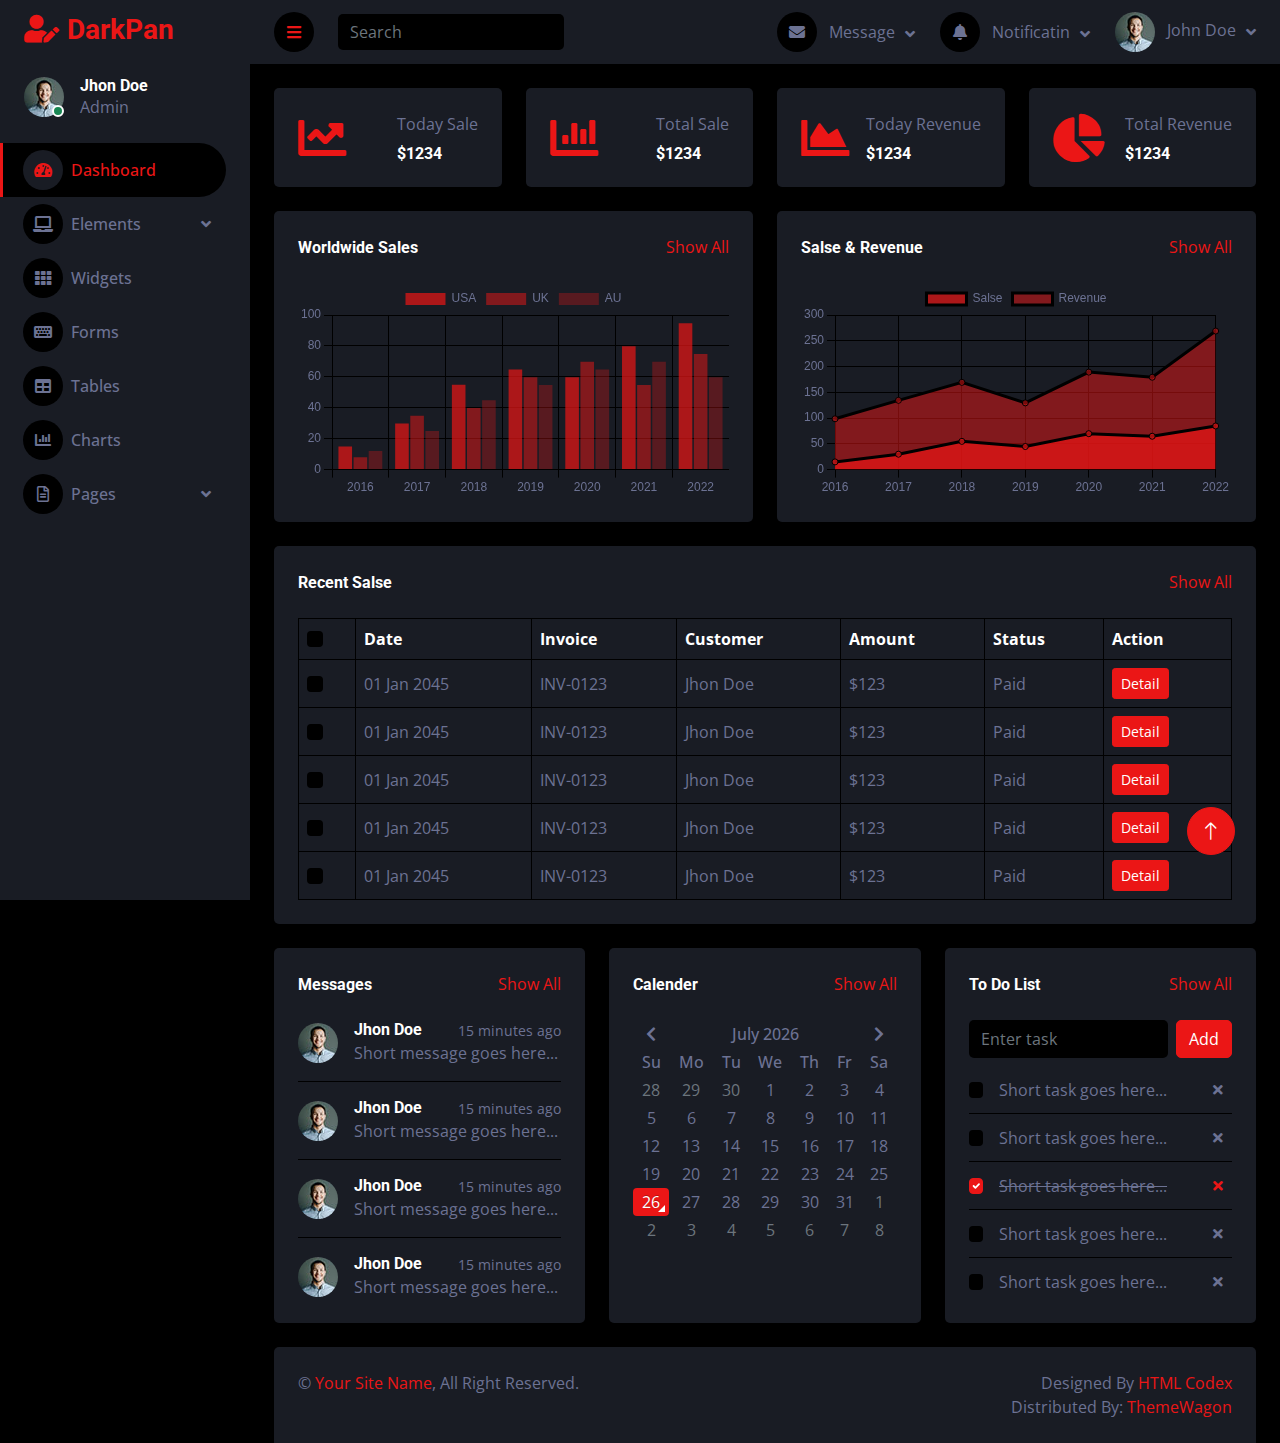
<file: darkpan-1.0.0 (dashboard)/index.html>
<!DOCTYPE html>
<html lang="en">

<head>
    <meta charset="utf-8">
    <title>DarkPan - Bootstrap 5 Admin Template</title>
    <meta content="width=device-width, initial-scale=1.0" name="viewport">
    <meta content="" name="keywords">
    <meta content="" name="description">

    <!-- Favicon -->
    <link href="img/favicon.ico" rel="icon">

    <!-- Google Web Fonts -->
    <link rel="preconnect" href="https://fonts.googleapis.com">
    <link rel="preconnect" href="https://fonts.gstatic.com" crossorigin>
    <link href="https://fonts.googleapis.com/css2?family=Open+Sans:wght@400;600&family=Roboto:wght@500;700&display=swap" rel="stylesheet"> 
    
    <!-- Icon Font Stylesheet -->
    <link href="https://cdnjs.cloudflare.com/ajax/libs/font-awesome/5.10.0/css/all.min.css" rel="stylesheet">
    <link href="https://cdn.jsdelivr.net/npm/bootstrap-icons@1.4.1/font/bootstrap-icons.css" rel="stylesheet">

    <!-- Libraries Stylesheet -->
    <link href="lib/owlcarousel/assets/owl.carousel.min.css" rel="stylesheet">
    <link href="lib/tempusdominus/css/tempusdominus-bootstrap-4.min.css" rel="stylesheet" />

    <!-- Customized Bootstrap Stylesheet -->
    <link href="css/bootstrap.min.css" rel="stylesheet">

    <!-- Template Stylesheet -->
    <link href="css/style.css" rel="stylesheet">
</head>

<body>
    <div class="container-fluid position-relative d-flex p-0">
        <!-- Spinner Start -->
        <div id="spinner" class="show bg-dark position-fixed translate-middle w-100 vh-100 top-50 start-50 d-flex align-items-center justify-content-center">
            <div class="spinner-border text-primary" style="width: 3rem; height: 3rem;" role="status">
                <span class="sr-only">Loading...</span>
            </div>
        </div>
        <!-- Spinner End -->


        <!-- Sidebar Start -->
        <div class="sidebar pe-4 pb-3">
            <nav class="navbar bg-secondary navbar-dark">
                <a href="index.html" class="navbar-brand mx-4 mb-3">
                    <h3 class="text-primary"><i class="fa fa-user-edit me-2"></i>DarkPan</h3>
                </a>
                <div class="d-flex align-items-center ms-4 mb-4">
                    <div class="position-relative">
                        <img class="rounded-circle" src="img/user.jpg" alt="" style="width: 40px; height: 40px;">
                        <div class="bg-success rounded-circle border border-2 border-white position-absolute end-0 bottom-0 p-1"></div>
                    </div>
                    <div class="ms-3">
                        <h6 class="mb-0">Jhon Doe</h6>
                        <span>Admin</span>
                    </div>
                </div>
                <div class="navbar-nav w-100">
                    <a href="index.html" class="nav-item nav-link active"><i class="fa fa-tachometer-alt me-2"></i>Dashboard</a>
                    <div class="nav-item dropdown">
                        <a href="#" class="nav-link dropdown-toggle" data-bs-toggle="dropdown"><i class="fa fa-laptop me-2"></i>Elements</a>
                        <div class="dropdown-menu bg-transparent border-0">
                            <a href="button.html" class="dropdown-item">Buttons</a>
                            <a href="typography.html" class="dropdown-item">Typography</a>
                            <a href="element.html" class="dropdown-item">Other Elements</a>
                        </div>
                    </div>
                    <a href="widget.html" class="nav-item nav-link"><i class="fa fa-th me-2"></i>Widgets</a>
                    <a href="form.html" class="nav-item nav-link"><i class="fa fa-keyboard me-2"></i>Forms</a>
                    <a href="table.html" class="nav-item nav-link"><i class="fa fa-table me-2"></i>Tables</a>
                    <a href="chart.html" class="nav-item nav-link"><i class="fa fa-chart-bar me-2"></i>Charts</a>
                    <div class="nav-item dropdown">
                        <a href="#" class="nav-link dropdown-toggle" data-bs-toggle="dropdown"><i class="far fa-file-alt me-2"></i>Pages</a>
                        <div class="dropdown-menu bg-transparent border-0">
                            <a href="signin.html" class="dropdown-item">Sign In</a>
                            <a href="signup.html" class="dropdown-item">Sign Up</a>
                            <a href="404.html" class="dropdown-item">404 Error</a>
                            <a href="blank.html" class="dropdown-item">Blank Page</a>
                        </div>
                    </div>
                </div>
            </nav>
        </div>
        <!-- Sidebar End -->


        <!-- Content Start -->
        <div class="content">
            <!-- Navbar Start -->
            <nav class="navbar navbar-expand bg-secondary navbar-dark sticky-top px-4 py-0">
                <a href="index.html" class="navbar-brand d-flex d-lg-none me-4">
                    <h2 class="text-primary mb-0"><i class="fa fa-user-edit"></i></h2>
                </a>
                <a href="#" class="sidebar-toggler flex-shrink-0">
                    <i class="fa fa-bars"></i>
                </a>
                <form class="d-none d-md-flex ms-4">
                    <input class="form-control bg-dark border-0" type="search" placeholder="Search">
                </form>
                <div class="navbar-nav align-items-center ms-auto">
                    <div class="nav-item dropdown">
                        <a href="#" class="nav-link dropdown-toggle" data-bs-toggle="dropdown">
                            <i class="fa fa-envelope me-lg-2"></i>
                            <span class="d-none d-lg-inline-flex">Message</span>
                        </a>
                        <div class="dropdown-menu dropdown-menu-end bg-secondary border-0 rounded-0 rounded-bottom m-0">
                            <a href="#" class="dropdown-item">
                                <div class="d-flex align-items-center">
                                    <img class="rounded-circle" src="img/user.jpg" alt="" style="width: 40px; height: 40px;">
                                    <div class="ms-2">
                                        <h6 class="fw-normal mb-0">Jhon send you a message</h6>
                                        <small>15 minutes ago</small>
                                    </div>
                                </div>
                            </a>
                            <hr class="dropdown-divider">
                            <a href="#" class="dropdown-item">
                                <div class="d-flex align-items-center">
                                    <img class="rounded-circle" src="img/user.jpg" alt="" style="width: 40px; height: 40px;">
                                    <div class="ms-2">
                                        <h6 class="fw-normal mb-0">Jhon send you a message</h6>
                                        <small>15 minutes ago</small>
                                    </div>
                                </div>
                            </a>
                            <hr class="dropdown-divider">
                            <a href="#" class="dropdown-item">
                                <div class="d-flex align-items-center">
                                    <img class="rounded-circle" src="img/user.jpg" alt="" style="width: 40px; height: 40px;">
                                    <div class="ms-2">
                                        <h6 class="fw-normal mb-0">Jhon send you a message</h6>
                                        <small>15 minutes ago</small>
                                    </div>
                                </div>
                            </a>
                            <hr class="dropdown-divider">
                            <a href="#" class="dropdown-item text-center">See all message</a>
                        </div>
                    </div>
                    <div class="nav-item dropdown">
                        <a href="#" class="nav-link dropdown-toggle" data-bs-toggle="dropdown">
                            <i class="fa fa-bell me-lg-2"></i>
                            <span class="d-none d-lg-inline-flex">Notificatin</span>
                        </a>
                        <div class="dropdown-menu dropdown-menu-end bg-secondary border-0 rounded-0 rounded-bottom m-0">
                            <a href="#" class="dropdown-item">
                                <h6 class="fw-normal mb-0">Profile updated</h6>
                                <small>15 minutes ago</small>
                            </a>
                            <hr class="dropdown-divider">
                            <a href="#" class="dropdown-item">
                                <h6 class="fw-normal mb-0">New user added</h6>
                                <small>15 minutes ago</small>
                            </a>
                            <hr class="dropdown-divider">
                            <a href="#" class="dropdown-item">
                                <h6 class="fw-normal mb-0">Password changed</h6>
                                <small>15 minutes ago</small>
                            </a>
                            <hr class="dropdown-divider">
                            <a href="#" class="dropdown-item text-center">See all notifications</a>
                        </div>
                    </div>
                    <div class="nav-item dropdown">
                        <a href="#" class="nav-link dropdown-toggle" data-bs-toggle="dropdown">
                            <img class="rounded-circle me-lg-2" src="img/user.jpg" alt="" style="width: 40px; height: 40px;">
                            <span class="d-none d-lg-inline-flex">John Doe</span>
                        </a>
                        <div class="dropdown-menu dropdown-menu-end bg-secondary border-0 rounded-0 rounded-bottom m-0">
                            <a href="#" class="dropdown-item">My Profile</a>
                            <a href="#" class="dropdown-item">Settings</a>
                            <a href="#" class="dropdown-item">Log Out</a>
                        </div>
                    </div>
                </div>
            </nav>
            <!-- Navbar End -->


            <!-- Sale & Revenue Start -->
            <div class="container-fluid pt-4 px-4">
                <div class="row g-4">
                    <div class="col-sm-6 col-xl-3">
                        <div class="bg-secondary rounded d-flex align-items-center justify-content-between p-4">
                            <i class="fa fa-chart-line fa-3x text-primary"></i>
                            <div class="ms-3">
                                <p class="mb-2">Today Sale</p>
                                <h6 class="mb-0">$1234</h6>
                            </div>
                        </div>
                    </div>
                    <div class="col-sm-6 col-xl-3">
                        <div class="bg-secondary rounded d-flex align-items-center justify-content-between p-4">
                            <i class="fa fa-chart-bar fa-3x text-primary"></i>
                            <div class="ms-3">
                                <p class="mb-2">Total Sale</p>
                                <h6 class="mb-0">$1234</h6>
                            </div>
                        </div>
                    </div>
                    <div class="col-sm-6 col-xl-3">
                        <div class="bg-secondary rounded d-flex align-items-center justify-content-between p-4">
                            <i class="fa fa-chart-area fa-3x text-primary"></i>
                            <div class="ms-3">
                                <p class="mb-2">Today Revenue</p>
                                <h6 class="mb-0">$1234</h6>
                            </div>
                        </div>
                    </div>
                    <div class="col-sm-6 col-xl-3">
                        <div class="bg-secondary rounded d-flex align-items-center justify-content-between p-4">
                            <i class="fa fa-chart-pie fa-3x text-primary"></i>
                            <div class="ms-3">
                                <p class="mb-2">Total Revenue</p>
                                <h6 class="mb-0">$1234</h6>
                            </div>
                        </div>
                    </div>
                </div>
            </div>
            <!-- Sale & Revenue End -->


            <!-- Sales Chart Start -->
            <div class="container-fluid pt-4 px-4">
                <div class="row g-4">
                    <div class="col-sm-12 col-xl-6">
                        <div class="bg-secondary text-center rounded p-4">
                            <div class="d-flex align-items-center justify-content-between mb-4">
                                <h6 class="mb-0">Worldwide Sales</h6>
                                <a href="">Show All</a>
                            </div>
                            <canvas id="worldwide-sales"></canvas>
                        </div>
                    </div>
                    <div class="col-sm-12 col-xl-6">
                        <div class="bg-secondary text-center rounded p-4">
                            <div class="d-flex align-items-center justify-content-between mb-4">
                                <h6 class="mb-0">Salse & Revenue</h6>
                                <a href="">Show All</a>
                            </div>
                            <canvas id="salse-revenue"></canvas>
                        </div>
                    </div>
                </div>
            </div>
            <!-- Sales Chart End -->


            <!-- Recent Sales Start -->
            <div class="container-fluid pt-4 px-4">
                <div class="bg-secondary text-center rounded p-4">
                    <div class="d-flex align-items-center justify-content-between mb-4">
                        <h6 class="mb-0">Recent Salse</h6>
                        <a href="">Show All</a>
                    </div>
                    <div class="table-responsive">
                        <table class="table text-start align-middle table-bordered table-hover mb-0">
                            <thead>
                                <tr class="text-white">
                                    <th scope="col"><input class="form-check-input" type="checkbox"></th>
                                    <th scope="col">Date</th>
                                    <th scope="col">Invoice</th>
                                    <th scope="col">Customer</th>
                                    <th scope="col">Amount</th>
                                    <th scope="col">Status</th>
                                    <th scope="col">Action</th>
                                </tr>
                            </thead>
                            <tbody>
                                <tr>
                                    <td><input class="form-check-input" type="checkbox"></td>
                                    <td>01 Jan 2045</td>
                                    <td>INV-0123</td>
                                    <td>Jhon Doe</td>
                                    <td>$123</td>
                                    <td>Paid</td>
                                    <td><a class="btn btn-sm btn-primary" href="">Detail</a></td>
                                </tr>
                                <tr>
                                    <td><input class="form-check-input" type="checkbox"></td>
                                    <td>01 Jan 2045</td>
                                    <td>INV-0123</td>
                                    <td>Jhon Doe</td>
                                    <td>$123</td>
                                    <td>Paid</td>
                                    <td><a class="btn btn-sm btn-primary" href="">Detail</a></td>
                                </tr>
                                <tr>
                                    <td><input class="form-check-input" type="checkbox"></td>
                                    <td>01 Jan 2045</td>
                                    <td>INV-0123</td>
                                    <td>Jhon Doe</td>
                                    <td>$123</td>
                                    <td>Paid</td>
                                    <td><a class="btn btn-sm btn-primary" href="">Detail</a></td>
                                </tr>
                                <tr>
                                    <td><input class="form-check-input" type="checkbox"></td>
                                    <td>01 Jan 2045</td>
                                    <td>INV-0123</td>
                                    <td>Jhon Doe</td>
                                    <td>$123</td>
                                    <td>Paid</td>
                                    <td><a class="btn btn-sm btn-primary" href="">Detail</a></td>
                                </tr>
                                <tr>
                                    <td><input class="form-check-input" type="checkbox"></td>
                                    <td>01 Jan 2045</td>
                                    <td>INV-0123</td>
                                    <td>Jhon Doe</td>
                                    <td>$123</td>
                                    <td>Paid</td>
                                    <td><a class="btn btn-sm btn-primary" href="">Detail</a></td>
                                </tr>
                            </tbody>
                        </table>
                    </div>
                </div>
            </div>
            <!-- Recent Sales End -->


            <!-- Widgets Start -->
            <div class="container-fluid pt-4 px-4">
                <div class="row g-4">
                    <div class="col-sm-12 col-md-6 col-xl-4">
                        <div class="h-100 bg-secondary rounded p-4">
                            <div class="d-flex align-items-center justify-content-between mb-2">
                                <h6 class="mb-0">Messages</h6>
                                <a href="">Show All</a>
                            </div>
                            <div class="d-flex align-items-center border-bottom py-3">
                                <img class="rounded-circle flex-shrink-0" src="img/user.jpg" alt="" style="width: 40px; height: 40px;">
                                <div class="w-100 ms-3">
                                    <div class="d-flex w-100 justify-content-between">
                                        <h6 class="mb-0">Jhon Doe</h6>
                                        <small>15 minutes ago</small>
                                    </div>
                                    <span>Short message goes here...</span>
                                </div>
                            </div>
                            <div class="d-flex align-items-center border-bottom py-3">
                                <img class="rounded-circle flex-shrink-0" src="img/user.jpg" alt="" style="width: 40px; height: 40px;">
                                <div class="w-100 ms-3">
                                    <div class="d-flex w-100 justify-content-between">
                                        <h6 class="mb-0">Jhon Doe</h6>
                                        <small>15 minutes ago</small>
                                    </div>
                                    <span>Short message goes here...</span>
                                </div>
                            </div>
                            <div class="d-flex align-items-center border-bottom py-3">
                                <img class="rounded-circle flex-shrink-0" src="img/user.jpg" alt="" style="width: 40px; height: 40px;">
                                <div class="w-100 ms-3">
                                    <div class="d-flex w-100 justify-content-between">
                                        <h6 class="mb-0">Jhon Doe</h6>
                                        <small>15 minutes ago</small>
                                    </div>
                                    <span>Short message goes here...</span>
                                </div>
                            </div>
                            <div class="d-flex align-items-center pt-3">
                                <img class="rounded-circle flex-shrink-0" src="img/user.jpg" alt="" style="width: 40px; height: 40px;">
                                <div class="w-100 ms-3">
                                    <div class="d-flex w-100 justify-content-between">
                                        <h6 class="mb-0">Jhon Doe</h6>
                                        <small>15 minutes ago</small>
                                    </div>
                                    <span>Short message goes here...</span>
                                </div>
                            </div>
                        </div>
                    </div>
                    <div class="col-sm-12 col-md-6 col-xl-4">
                        <div class="h-100 bg-secondary rounded p-4">
                            <div class="d-flex align-items-center justify-content-between mb-4">
                                <h6 class="mb-0">Calender</h6>
                                <a href="">Show All</a>
                            </div>
                            <div id="calender"></div>
                        </div>
                    </div>
                    <div class="col-sm-12 col-md-6 col-xl-4">
                        <div class="h-100 bg-secondary rounded p-4">
                            <div class="d-flex align-items-center justify-content-between mb-4">
                                <h6 class="mb-0">To Do List</h6>
                                <a href="">Show All</a>
                            </div>
                            <div class="d-flex mb-2">
                                <input class="form-control bg-dark border-0" type="text" placeholder="Enter task">
                                <button type="button" class="btn btn-primary ms-2">Add</button>
                            </div>
                            <div class="d-flex align-items-center border-bottom py-2">
                                <input class="form-check-input m-0" type="checkbox">
                                <div class="w-100 ms-3">
                                    <div class="d-flex w-100 align-items-center justify-content-between">
                                        <span>Short task goes here...</span>
                                        <button class="btn btn-sm"><i class="fa fa-times"></i></button>
                                    </div>
                                </div>
                            </div>
                            <div class="d-flex align-items-center border-bottom py-2">
                                <input class="form-check-input m-0" type="checkbox">
                                <div class="w-100 ms-3">
                                    <div class="d-flex w-100 align-items-center justify-content-between">
                                        <span>Short task goes here...</span>
                                        <button class="btn btn-sm"><i class="fa fa-times"></i></button>
                                    </div>
                                </div>
                            </div>
                            <div class="d-flex align-items-center border-bottom py-2">
                                <input class="form-check-input m-0" type="checkbox" checked>
                                <div class="w-100 ms-3">
                                    <div class="d-flex w-100 align-items-center justify-content-between">
                                        <span><del>Short task goes here...</del></span>
                                        <button class="btn btn-sm text-primary"><i class="fa fa-times"></i></button>
                                    </div>
                                </div>
                            </div>
                            <div class="d-flex align-items-center border-bottom py-2">
                                <input class="form-check-input m-0" type="checkbox">
                                <div class="w-100 ms-3">
                                    <div class="d-flex w-100 align-items-center justify-content-between">
                                        <span>Short task goes here...</span>
                                        <button class="btn btn-sm"><i class="fa fa-times"></i></button>
                                    </div>
                                </div>
                            </div>
                            <div class="d-flex align-items-center pt-2">
                                <input class="form-check-input m-0" type="checkbox">
                                <div class="w-100 ms-3">
                                    <div class="d-flex w-100 align-items-center justify-content-between">
                                        <span>Short task goes here...</span>
                                        <button class="btn btn-sm"><i class="fa fa-times"></i></button>
                                    </div>
                                </div>
                            </div>
                        </div>
                    </div>
                </div>
            </div>
            <!-- Widgets End -->


            <!-- Footer Start -->
            <div class="container-fluid pt-4 px-4">
                <div class="bg-secondary rounded-top p-4">
                    <div class="row">
                        <div class="col-12 col-sm-6 text-center text-sm-start">
                            &copy; <a href="#">Your Site Name</a>, All Right Reserved. 
                        </div>
                        <div class="col-12 col-sm-6 text-center text-sm-end">
                            <!--/*** This template is free as long as you keep the footer author’s credit link/attribution link/backlink. If you'd like to use the template without the footer author’s credit link/attribution link/backlink, you can purchase the Credit Removal License from "https://htmlcodex.com/credit-removal". Thank you for your support. ***/-->
                            Designed By <a href="https://htmlcodex.com">HTML Codex</a>
                            <br>Distributed By: <a href="https://themewagon.com" target="_blank">ThemeWagon</a>
                        </div>
                    </div>
                </div>
            </div>
            <!-- Footer End -->
        </div>
        <!-- Content End -->


        <!-- Back to Top -->
        <a href="#" class="btn btn-lg btn-primary btn-lg-square back-to-top"><i class="bi bi-arrow-up"></i></a>
    </div>

    <!-- JavaScript Libraries -->
    <script src="https://code.jquery.com/jquery-3.4.1.min.js"></script>
    <script src="https://cdn.jsdelivr.net/npm/bootstrap@5.0.0/dist/js/bootstrap.bundle.min.js"></script>
    <script src="lib/chart/chart.min.js"></script>
    <script src="lib/easing/easing.min.js"></script>
    <script src="lib/waypoints/waypoints.min.js"></script>
    <script src="lib/owlcarousel/owl.carousel.min.js"></script>
    <script src="lib/tempusdominus/js/moment.min.js"></script>
    <script src="lib/tempusdominus/js/moment-timezone.min.js"></script>
    <script src="lib/tempusdominus/js/tempusdominus-bootstrap-4.min.js"></script>

    <!-- Template Javascript -->
    <script src="js/main.js"></script>
</body>

</html>
</file>
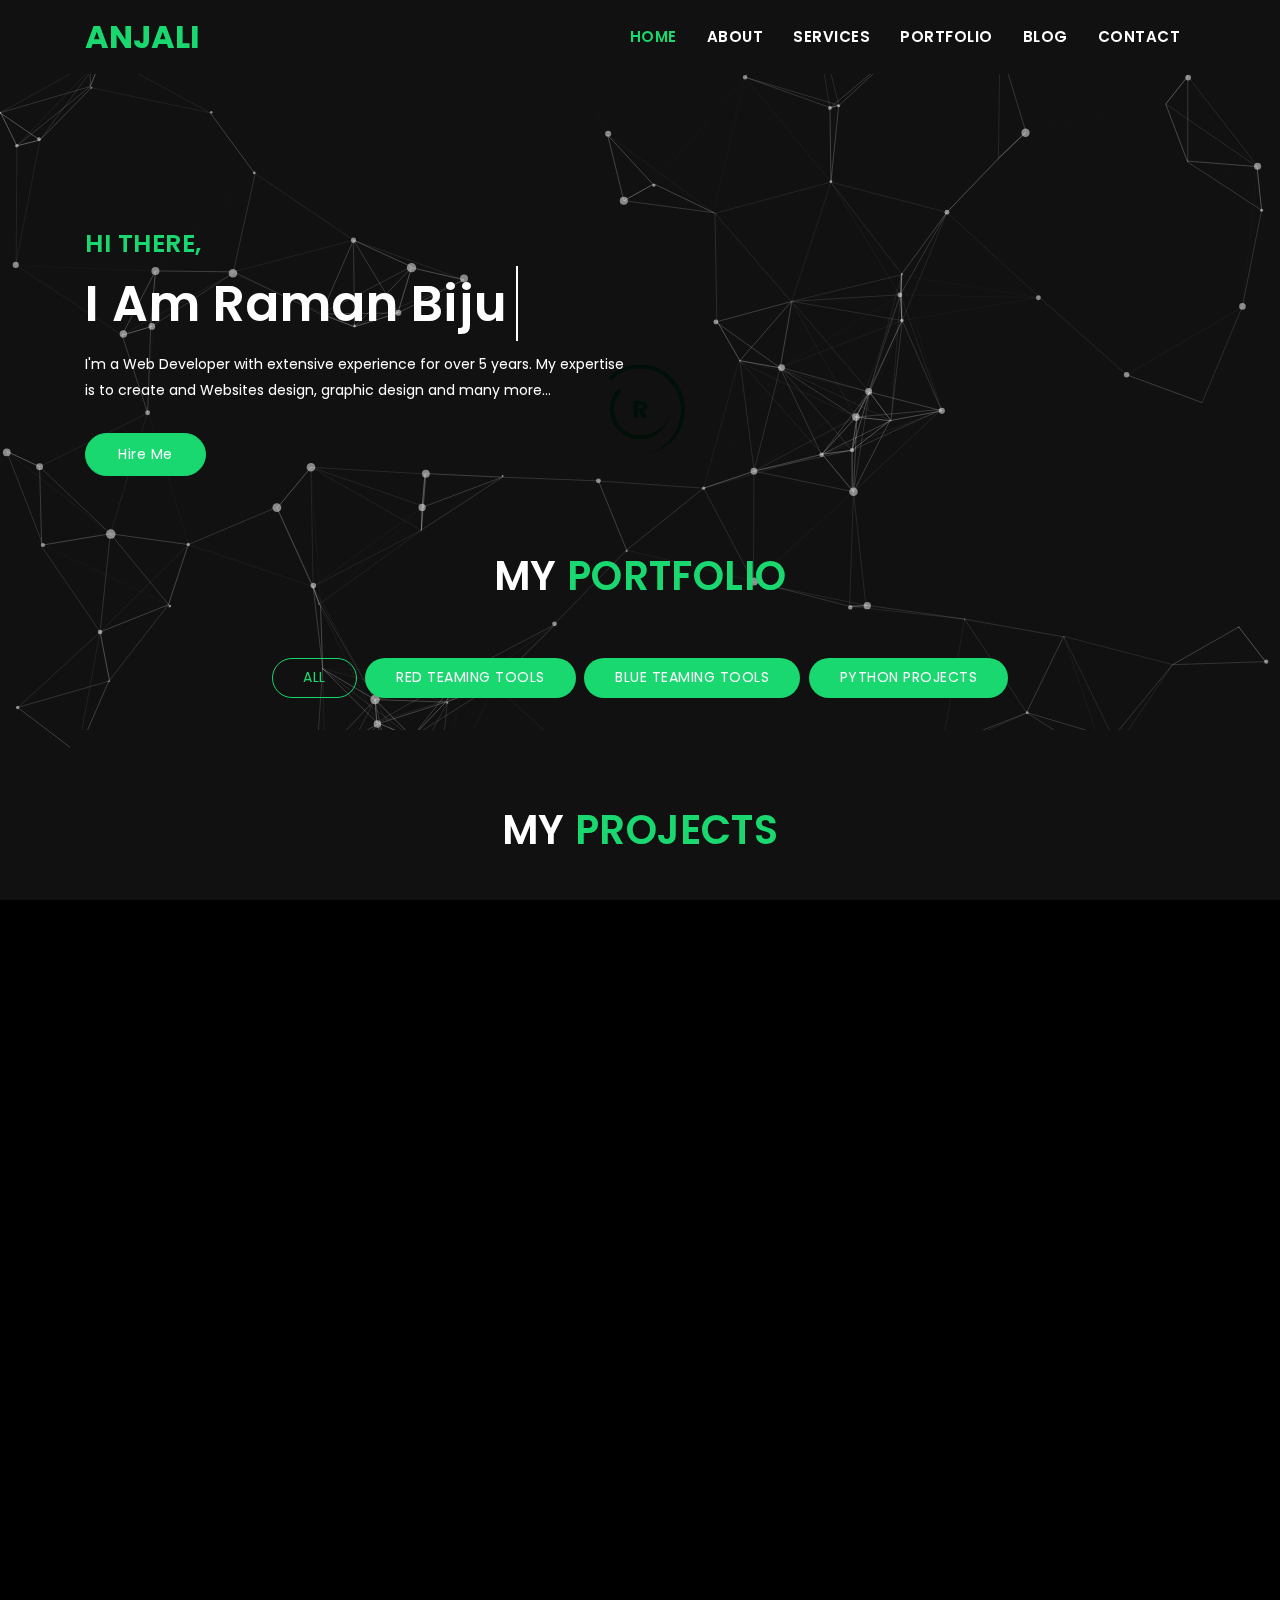
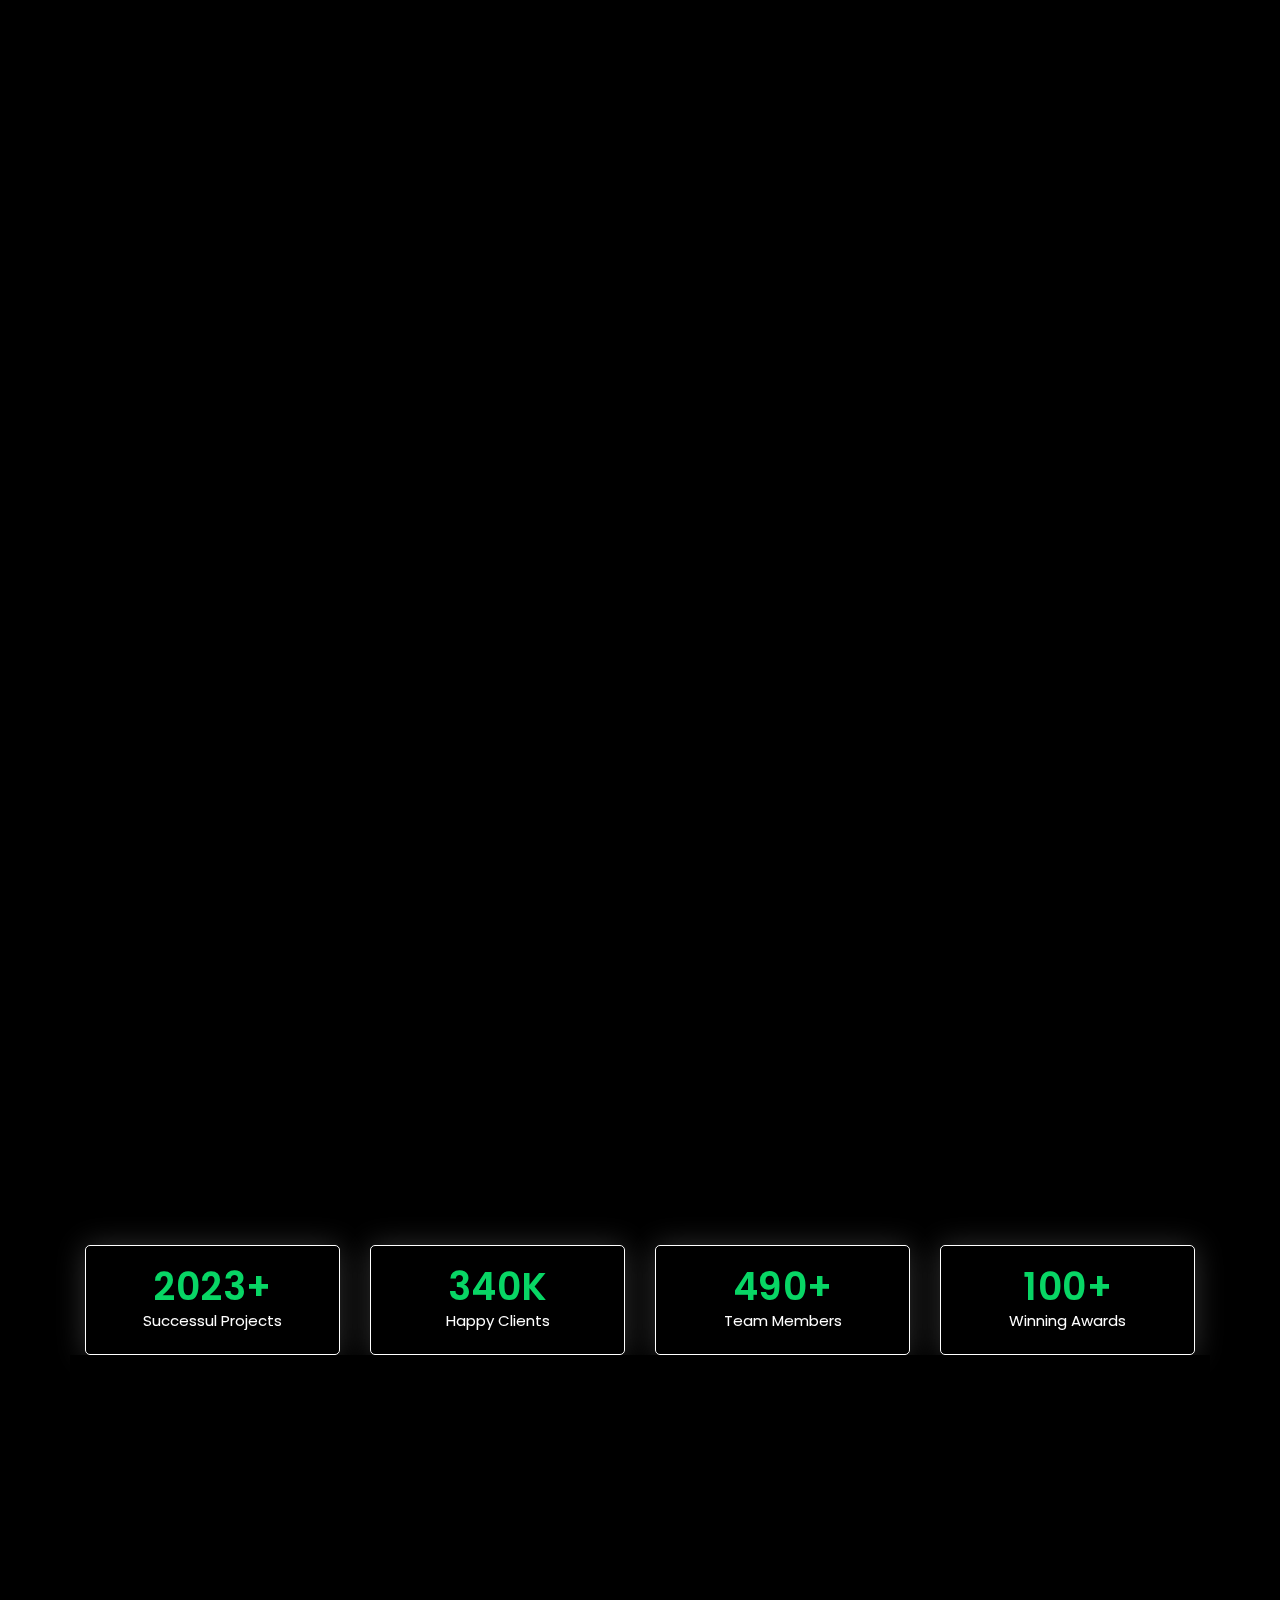
<file: default/index.html>
<!DOCTYPE html>
<html lang="en">
	<head>
		<!-- Required meta tags -->
		<meta charset="utf-8">
		<meta name="viewport" content="width=device-width, initial-scale=1, shrink-to-fit=no">

		<title>Anjali Personal Portfolio Template</title>
		<link href="https://fonts.googleapis.com/css?family=Poppins:300i,400,400i,500,600,700,800" rel="stylesheet">
		<!-- Bootstrap CSS -->
		<link rel="stylesheet" type="text/css" href="assets/css/bootstrap.min.css" >	
		
		<!--Favicon for this site -->
		<link rel="icon" href="assets/img/favicon.jpg"/>		
		
		<!-- Fonts -->
		<link rel="stylesheet" type="text/css" href="assets/fonts/font-awesome.min.css">
		
		<!-- Icon -->
		<link rel="stylesheet" type="text/css" href="assets/fonts/simple-line-icons.css">
		
		<!-- Slicknav -->
		<link rel="stylesheet" type="text/css" href="assets/css/slicknav.css">
		
		<!-- Owl-carousel -->
		<link rel="stylesheet" type="text/css" href="assets/css/owl.carousel.min.css">
		<link rel="stylesheet" type="text/css" href="assets/css/owl.theme.default.min.css">
		
		<!-- Nivo Lightbox -->
		<link rel="stylesheet" type="text/css" href="assets/css/nivo-lightbox.css" >
		
		<!-- Text-animated -->
		<link rel="stylesheet" type="text/css" href="assets/css/animated-headline.css" >
		
		<!-- Normalize -->
		<link rel="stylesheet" type="text/css" href="assets/css/normalize.css">
		
		<!-- Animate -->
		<link rel="stylesheet" type="text/css" href="assets/css/animate.css">
		
		<!-- Main Style -->
		<link rel="stylesheet" type="text/css" href="assets/css/main.css">
		
		<!-- Responsive Style -->
		<link rel="stylesheet" type="text/css" href="assets/css/responsive.css">					
		<!-- HTML5 shim and Respond.js IE8 support of HTML5 elements and media queries -->
		<!-- WARNING: Respond.js doesn't work if you view the page via file:// -->
		<!--[if lt IE 9]>
		  <script src="https://oss.maxcdn.com/html5shiv/3.7.2/html5shiv.min.js"></script>
		  <script src="https://oss.maxcdn.com/respond/1.4.2/respond.min.js"></script>
		<![endif]-->
	</head>
  
	<body data-spy="scroll" data-offset="80">

		<!-- START PRELOADER -->
			<div class="preloader">
				<div class="loader">
					<div class="loader-outter"></div>
					<div class="loader-inner"></div>

					<span>R</span>
				</div>
			</div>
		<!-- END PRELOADER -->		
		
		<!-- START NAVBAR -->
			<nav class="navbar navbar-toggleable-sm fixed-top navbar-light bg-faded site-navigation dark_bg_menu">
				<div class="container">
					<a class="navbar-brand" href="index2.html"><p>Anjali</p></a>          
				    <button class="navbar-toggler" type="button" data-toggle="collapse" data-target="#navbarCollapse" aria-controls="navbarCollapse" aria-expanded="false" aria-label="Toggle navigation">
						<span class="navbar-toggler-icon"></span>
				    </button>
				    <div class="collapse navbar-collapse justify-content-end" id="navbarCollapse">
						<ul class="navbar-nav">
						  <li class="nav-item"><a class="nav-link" href="#home">Home</a></li>
						  <li class="nav-item"><a class="nav-link" href="#about">About</a></li>
						  <li class="nav-item"><a class="nav-link" href="#services">Services</a></li>				
						  <li class="nav-item"><a class="nav-link" href="#portfolio">Portfolio</a></li>				  			
						  <li class="nav-item"><a class="nav-link" href="#blog">Blog</a></li>			
						  <li class="nav-item"><a class="nav-link" href="#contact">Contact</a></li>
						</ul>
				    </div>
				</div>
			</nav>      
		<!-- END NAVBAR -->
		
		<!-- Hero Area Start -->
			<section id="home" class="dark_bg">
				<div id="particles-js"></div>
				<div class="container">
					<div class="row">
						<div class="col-lg-6 col-md-6">
							<div class="banner_content">
								<h3>Hi There,</h3>
								<h1 class="cd-headline clip">
									<span class="fw_600">I Am</span>
									<span class="cd-words-wrapper">
										<b class="is-visible fw_600">Raman Biju</b>
										<b class="fw_600">a Cybersecurity Engineer</b>
										<b class="fw_600">Bug Bounty Hunter</b>
										<b class="fw_600">Cybersecurity Python Developer</b>
									</span>
								</h1>
								<p>I'm a Web Developer with extensive experience for over 5 years. My expertise is to create and Websites design, graphic design and many more...</p>
								<a href="#" class="btn btn-secondary banner_btn">Hire Me</a>								
							</div>
						</div>
						<!-- <div class="col-lg-6 col-md-6">
							<div class="banner-images">
								<img src="assets/img/port3.jpg" alt="" />
							</div>
						</div> -->
					</div>
				</div>
				
			</section>
		<!-- Hero Area End -->
		
	
		<!-- Portfolio Section -->
			<section id="portfolio" class="dark_bg section-padding">
				<!-- Container Starts -->
				<div class="container">        
					<h2 class="section-title wow flipInX" data-wow-delay="0.4s">My <span>Portfolio</span></h2>
					<div class="row">          
						<div class="col-md-12">
							<!-- Portfolio Controller/Buttons -->
							<div class="controls text-center">
							  <a class="filter active btn btn-common" data-filter="all">
								All 
							  </a>
							  <a class="filter btn btn-common" data-filter=".design">
								Red Teaming Tools
							  </a>
							  <a class="filter btn btn-common" data-filter=".development">
								Blue Teaming Tools
							  </a>
							  <a class="filter btn btn-common" data-filter=".print">
								Python Projects
							  </a>
							</div>
							<!-- Portfolio Controller/Buttons Ends-->
						</div>

						
		
		<!-- Services Section Start -->
		<section id="services" class="dark_bg services section-padding">
			<h2 class="section-title wow flipInX" data-wow-delay="0.4s">My <span>Projects</span></h2>
			<div class="container">
				<div class="row">
					<!-- Services item -->
					<div class="col-lg-4 col-md-6 col-xs-12">
						<div class="services-item wow fadeInDown" data-wow-delay="0.3s">
							<div class="icon">
								<img src="assets/img/service/icon-responsive.svg" alt=""/>
							</div>
							<div class="services-content">
								<h3><a href="#">Web Design</a></h3>
								
							</div>
						</div>
					</div>
				  <!-- Services item -->
					<div class="col-lg-4 col-md-6 col-xs-12">
						<div class="services-item wow fadeInDown" data-wow-delay="0.6s">
							<div class="icon">
								<img src="assets/img/service/icon-email.svg" alt=""/>
							</div>
							<div class="services-content">
								<h3><a href="#">Development</a></h3>
								
							</div>
						</div>
					</div>
					<!-- Services item -->
					<div class="col-lg-4 col-md-6 col-xs-12">
						<div class="services-item wow fadeInDown" data-wow-delay="0.9s">
							<div class="icon">
								<img src="assets/img/service/icon-lock.svg" alt=""/>
							</div>
							<div class="services-content">
								<h3><a href="#">Graphic Design</a></h3>
								
							</div>
						</div>
					</div>
					<!-- Services item -->
					<div class="col-lg-4 col-md-6 col-xs-12">
						<div class="services-item wow fadeInLeft" data-wow-delay="0.9s">
							<div class="icon">
								<img src="assets/img/service/icon-easy.svg" alt=""/>
							</div>
							<div class="services-content">
								<h3><a href="#">Responsive Design</a></h3>
							
							</div>
						</div>
					</div>
					<!-- Services item -->
					<div class="col-lg-4 col-md-6 col-xs-12">
						<div class="services-item wow fadeInUp" data-wow-delay="0.9s">
							<div class="icon">
								<img src="assets/img/service/service-icon-bg.svg" alt=""/>
							</div>
							<div class="services-content">
								<h3><a href="#">Marketing</a></h3>
								
							</div>
						</div>
					</div>
					<!-- Services item -->
					<div class="col-lg-4 col-md-6 col-xs-12">
						<div class="services-item wow fadeInRight" data-wow-delay="0.9s">
							<div class="icon">
								<img src="assets/img/service/icon-responsive.svg" alt=""/>
							</div>
							<div class="services-content">
								<h3><a href="#">Support</a></h3>
								
							</div>
						</div>
					</div>
				</div>
			</div>
		</section>
	<!-- Services Section End -->
		
	
		
		
		<!-- START BLOG -->
			<div id="blog" class="dark_bg blog-area section-padding">
				<h2 class="section-title wow flipInX" data-wow-delay="0.4s">My <span>Blog</span></h2>
				<div class="container">							
					<div class="row">
						<div class="col-lg-4 col-md-4 col-xs-12">
							<div class="single_blog wow fadeInLeft">
								<div class="blog-thumb">
									<div class="blog-image">
									   <a href="#"><img src="assets/img/b4.png" class="img-responsive" alt=""/></a>
									</div>
									<div class="blog-info">
										<a href="#"><h4>
											"Web Design Evolution Insights"</h4></a>
										<small><i class="fa fa-clock-o"></i>July 31, 2024</small>
										<span>| Design</span>											
										<p>Discover the latest advancements shaping the digital landscape, ensuring your online presence stays ahead of the curve.</p>
										<a href="#" class="btn blog_btn btn-secondary">Read More</a>
									</div>
								</div>
							</div>
						</div>
						<div class="col-lg-4 col-md-4 col-xs-12">
							<div class="single_blog wow fadeInUp">
								<div class="blog-thumb">
									<div class="blog-image">
									   <a href="#"><img src="assets/img/b3.png" class="img-responsive" alt=""/></a>
									</div>
									<div class="blog-info">
										<a href="#"><h4>"Responsive Design Innovations"</h4></a>
										<small><i class="fa fa-clock-o"></i>July 31, 2024</small>
										<span>| Design</span>											
										<p> Explore cutting-edge techniques and technologies ensuring seamless user experiences across all devices.</p>
										<a href="#" class="btn blog_btn btn-secondary">Read More</a>
									</div>
								</div>
							</div>
						</div>
						<div class="col-lg-4 col-md-4 col-xs-12">
							<div class="single_blog wow fadeInRight">
								<div class="blog-thumb">
									<div class="blog-image">
									   <a href="#"><img src="assets/img/b5.png" class="img-responsive" alt=""/></a>
									</div>
									<div class="blog-info">
										<a href="#"><h4>"User-Centric Web Solutions"</h4></a>
										<small><i class="fa fa-clock-o"></i>July 31, 2024</small>
										<span>| Design</span>											
										<p> Crafting websites focused on meeting user needs, enhancing engagement and satisfaction.</p>
										<a href="#" class="btn blog_btn btn-secondary">Read More</a>
									</div>
								</div>
							</div>
						</div>
					</div>
				</div><!--- END CONTAINER -->	

				<div class="container">							
					<div class="row">
						<div class="col-lg-4 col-md-4 col-xs-12">
							<div class="single_blog wow fadeInLeft">
								<div class="blog-thumb">
									<div class="blog-image">
									   <a href="#"><img src="assets/img/b8.jpg" class="img-responsive" alt=""/></a>
									</div>
									<div class="blog-info">
										<a href="#"><h4>"Interactive Design Trends"</h4></a>
										<small><i class="fa fa-clock-o"></i>July 31, 2024</small>
										<span>| Design</span>											
										<p> Embrace dynamic and engaging design elements that captivate and retain audience attention.</p>
										<a href="#" class="btn blog_btn btn-secondary">Read More</a>
									</div>
								</div>
							</div>
						</div>
						<div class="col-lg-4 col-md-4 col-xs-12">
							<div class="single_blog wow fadeInUp">
								<div class="blog-thumb">
									<div class="blog-image">
									   <a href="#"><img src="assets/img/b7.png" class="img-responsive" alt=""/></a>
									</div>
									<div class="blog-info">
										<a href="#"><h4>"Creative UI/UX Approaches"</h4></a>
										<small><i class="fa fa-clock-o"></i>July 31, 2024</small>
										<span>| Design</span>											
										<p>Implement innovative user interface and experience strategies to elevate digital interactions and conversions.</p>
										<a href="#" class="btn blog_btn btn-secondary">Read More</a>
									</div>
								</div>
							</div>
						</div>
						<div class="col-lg-4 col-md-4 col-xs-12">
							<div class="single_blog wow fadeInRight">
								<div class="blog-thumb">
									<div class="blog-image">
									   <a href="#"><img src="assets/img/b2.png" class="img-responsive" alt=""/></a>
									</div>
									<div class="blog-info">
										<a href="#"><h4>"Visual Storytelling Revolution"</h4></a>
										<small><i class="fa fa-clock-o"></i>July 31, 2024</small>
										<span>| Design</span>											
										<p>Harness the power of compelling visuals to communicate narratives that resonate deeply with your audience.</p>
										<a href="#" class="btn blog_btn btn-secondary">Read More</a>
									</div>
								</div>
							</div>
						</div>
					</div>
				</div><!--- END CONTAINER -->	
			</div>
		<!-- END BLOG -->

           	<!-- Funfacts Section Start -->
			<section class="dark_bg funfacts-area pb_80 ">
				<div class="container">
					<div class="row">
						<div class="col-lg-3 col-md-3">
							<div class="funfact">
								<i class="icofont-printer"></i>
								<h3><span class="counterUp">2023</span>+</h3>
								<p>Successul Projects</p>
							</div>
						</div>

						<div class="col-lg-3 col-md-3">
							<div class="funfact">
								<i class="icofont-users"></i>
								<h3><span class="counterUp">340</span>K</h3>
								<p>Happy Clients</p>
							</div>
						</div>

						<div class="col-lg-3 col-md-3">
							<div class="funfact">
								<i class="icofont-users-alt-5"></i>
								<h3><span class="counterUp">490</span>+</h3>
								<p>Team Members</p>
							</div>
						</div>

						<div class="col-lg-3 col-md-3">
							<div class="funfact">
								<i class="icofont-award"></i>
								<h3><span class="counterUp">100</span>+</h3>
								<p>Winning Awards</p>
							</div>
						</div>
					</div>
				</div>
			</section>
        <!-- Funfacts Section End -->

		<!-- Contact Section Start -->
			<section id="contact" class="dark_bg section-padding">      
				<div class="contact-form">
					<div class="container">
						<h2 class="section-title wow flipInX" data-wow-delay="0.4s">Contact <span>Us</span></h2>  
						<style>
							.center-div {
							  margin: 0 auto; /* This will center the div horizontally */
							  max-width: 100%; /* Ensures the div doesn't exceed the width of its container */
							  /* Add any additional styling you need */
							}
						  </style>
						<div class="row contact-form-area">   												
							<div class="col-md-12 col-lg-8 col-sm-8 center-div">
								<div class="contact_form wow fadeInLeft">
									<form action="contact.php" method="post" id="main_contact_form">
										<div class="contact_input_area">
											<div id="success_fail_info"></div>
											<div class="row">
												<!-- Form Group -->
												<div class="col-12">
													<div class="form-group">
														<input type="text" name="name" class="form-control" placeholder="Name" required="required">
													</div>
												</div>
												<!-- Form Group -->
												<div class="col-12 col-lg-6">
													<div class="form-group">
														<input type="email" name="email" class="form-control" placeholder="Email" required="required">
													</div>
												</div>
												<!-- Form Group -->
												<div class="col-12 col-lg-6">
													<div class="form-group">
														<input type="text" name="subject" class="form-control" placeholder="Subject" required="required">
													</div>
												</div>
												<!-- Form Group -->
												<div class="col-12">
													<div class="form-group">
														<textarea rows="6" name="message" class="form-control" placeholder="Your Message" required="required"></textarea>
													</div>
												</div>
												<!-- Button -->
												<div class="col-12 text-center">
													<button type="submit" value="Send message" name="submit" id="submitButton" class="btn btn-secondary ct_btn" title="Submit Your Message!">Send Message</button>
												</div>
											</div>
										</div>
									</form>
								</div>
							</div>
							
						</div> 
					</div>
				</div>   
			</section>
		<!-- Contact Section End -->

		<!-- Footer Section Start -->
			<footer class="footer-area">
				<div class="container">
					<div class="row">
						<div class="col-lg-12">
							<div class="footer-text text-center wow fadeInDown" data-wow-delay="0.3s">
								<p>Copyright © 2024 Anjali | All Rights Reserved</p>
							</div>
						</div>
					</div>
				</div>
			</footer>
		<!-- Footer Section End -->

		<!-- Go to Top Link -->
		<a href="#" class="back-to-top">
			<i class="fa fa-arrow-up"></i>
		</a>

		<!-- jQuery first, then Popper.js, then Bootstrap JS -->
		<script src="assets/js/jquery-min.js"></script>
		<script src="assets/js/popper.min.js"></script>
		<script src="assets/js/bootstrap.min.js"></script>
		<script src="assets/js/modernizr-2.8.3.min.js"></script>
		<script src="assets/js/particles.min.js"></script>
		<script src="assets/js/app.js"></script>
		<script src="assets/js/jquery.nav.js"></script>
		<script src="assets/js/smooth-scroll.js"></script>
		<script src="assets/js/owl.carousel.min.js"></script>
		<script src="assets/js/jquery.mixitup.js"></script>
		<script src="assets/js/animated-headline.js"></script>
		<script src="assets/js/jquery.counterup.min.js"></script>
		<script src="assets/js/waypoints.min.js"></script>
		<script src="assets/js/wow.js"></script>
		<script src="assets/js/jquery.easing.min.js"></script>  
		<script src="assets/js/nivo-lightbox.js"></script>
		<script src="assets/js/form-contact.js"></script>
		<script src="assets/js/main.js"></script>
		
	</body>
</html>
</file>
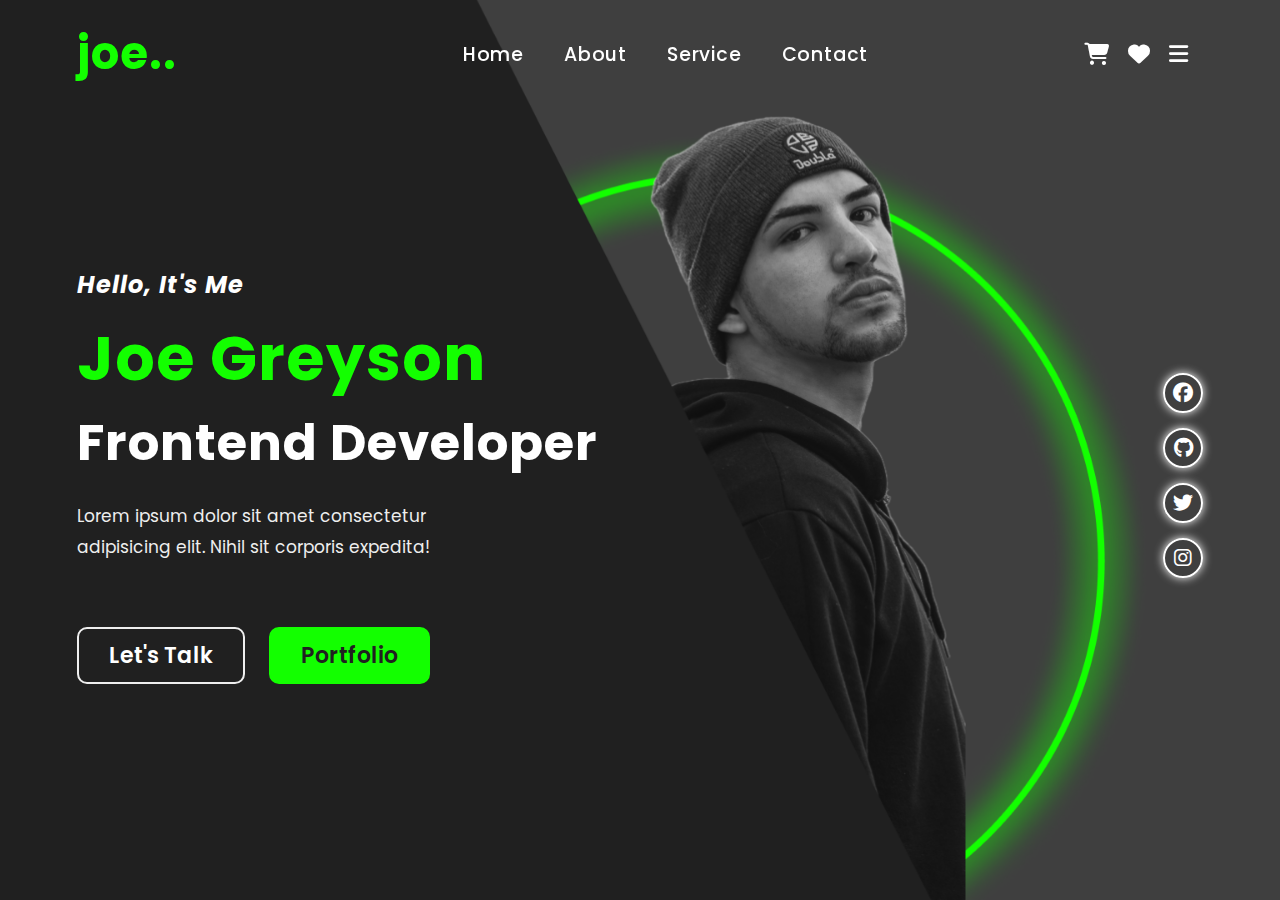
<file: rtportfolio-main/index.html>
<!DOCTYPE html>
<html lang="en">
<head>
  <meta charset="UTF-8">
  <meta name="viewport" content="width=device-width, initial-scale=1.0">
  <title>website</title>
  <link rel="stylesheet" href="login.css">
  <link rel="stylesheet" href="https://cdnjs.cloudflare.com/ajax/libs/font-awesome/6.5.1/css/all.min.css">
</head>
<body>
  <header>
    <h1 class="logo">joe..</h1>
    <nav>
      <a href="#">home</a>
      <a href="#">about</a>
      <a href="#">service</a>
      <a href="#">contact</a>
    </nav>
    <div class="icon">
      <a href="#"><i class="fa-solid fa-cart-shopping"></i></a>
      <a href="#"><i class="fa-solid fa-heart"></i></a>
      <a href="#"><i class="fa-solid fa-bars"></i></a>
      
    </div>
  </header>

  <section class="Home">
    <div class="content">
      <h4>Hello, it's me</h4>
      <h1><span>joe greyson</span> <br> frontend developer </h1>
      <p>Lorem ipsum dolor sit amet consectetur <br>adipisicing elit.  Nihil sit corporis expedita!</p>

       <div class="button">
        <a href="#" class="btn1">let's talk</a>
        <a href="#" class="btn2">portfolio</a>
       </div>
    </div>

    <div class="social">
      <a href="#"><i class="fa-brands fa-facebook"></i></a>
      <a href="#"><i class="fa-brands fa-github"></i></a>
      <a href="#"><i class="fa-brands fa-twitter"></i></a>
      <a href="#"><i class="fa-brands fa-instagram"></i></a>
    </div>
  </section>
  

  <script>
    let greth = ["propaganda" , "hamid" ,"ali" ,"mohamad" , "samir"];
    let add = greth.reduce(function ( acc , curent , endex , arrey){
      return acc.length > curent.length ? acc : curent;
    })

     console.log(add);

     const test = "1 , 2, 3, EE , l , z , e , r , o , _ , W , e , b , _ , S , c , o, o , l, 2 , 0 , Z";

        let ansory = test.split("").filter( function (element ){
          return element !== "," ;
        }).map(function ( lem){

        
          return isNaN(parseInt(lem)) ? lem : "";
        })
  console.log(ansory);
  let txt = "eLzeRO";
  const exs= txt.split("").map(function ( emeel){
    return emeel === emeel.toUpperCase() ? emeel.toLowerCase() :emeel.toLowerCase();
  }).join("")

  
  console.log(exs)
  let number = [10 , -20 , 30 , -3 , -4]
  let nu = number.map( chil => {return -chil})
  console.log(nu)

  const el = "elz1234er4o";
  let oss = el.split("").map(function (elet){
    return isNaN(parseInt(elet)) ? elet : "";
  }).join("").toUpperCase0();
  console.log(oss)
  </script>
</body>
</html>
</file>
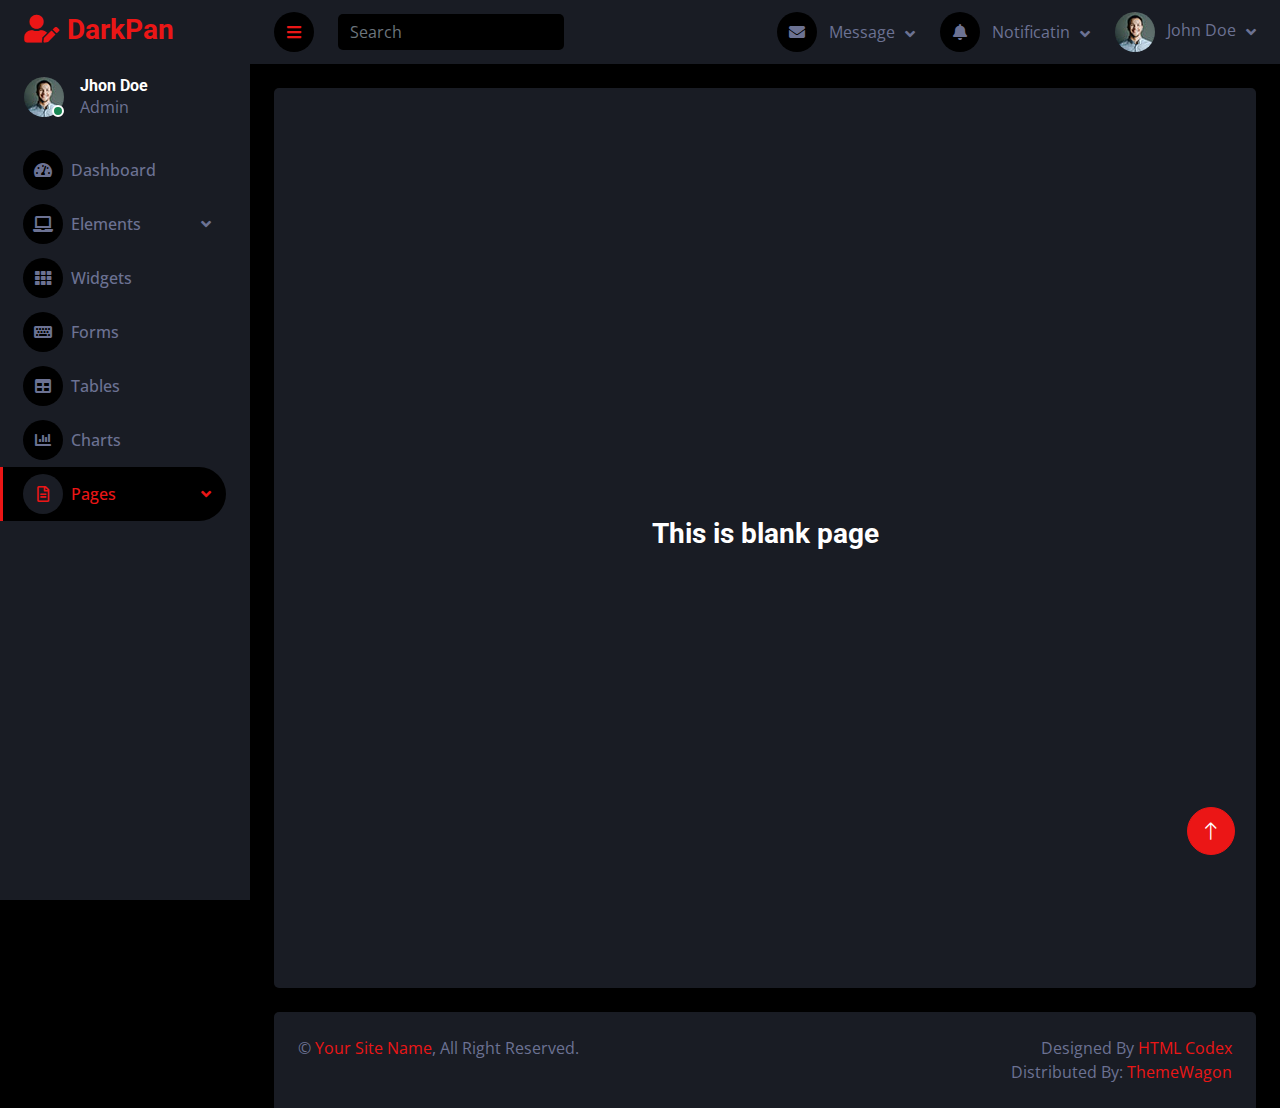
<file: darkpan-1.0.0 (dashboard)/blank.html>
<!DOCTYPE html>
<html lang="en">

<head>
    <meta charset="utf-8">
    <title>DarkPan - Bootstrap 5 Admin Template</title>
    <meta content="width=device-width, initial-scale=1.0" name="viewport">
    <meta content="" name="keywords">
    <meta content="" name="description">

    <!-- Favicon -->
    <link href="img/favicon.ico" rel="icon">

    <!-- Google Web Fonts -->
    <link rel="preconnect" href="https://fonts.googleapis.com">
    <link rel="preconnect" href="https://fonts.gstatic.com" crossorigin>
    <link href="https://fonts.googleapis.com/css2?family=Open+Sans:wght@400;600&family=Roboto:wght@500;700&display=swap" rel="stylesheet"> 
    
    <!-- Icon Font Stylesheet -->
    <link href="https://cdnjs.cloudflare.com/ajax/libs/font-awesome/5.10.0/css/all.min.css" rel="stylesheet">
    <link href="https://cdn.jsdelivr.net/npm/bootstrap-icons@1.4.1/font/bootstrap-icons.css" rel="stylesheet">

    <!-- Libraries Stylesheet -->
    <link href="lib/owlcarousel/assets/owl.carousel.min.css" rel="stylesheet">
    <link href="lib/tempusdominus/css/tempusdominus-bootstrap-4.min.css" rel="stylesheet" />

    <!-- Customized Bootstrap Stylesheet -->
    <link href="css/bootstrap.min.css" rel="stylesheet">

    <!-- Template Stylesheet -->
    <link href="css/style.css" rel="stylesheet">
</head>

<body>
    <div class="container-fluid position-relative d-flex p-0">
        <!-- Spinner Start -->
        <div id="spinner" class="show bg-dark position-fixed translate-middle w-100 vh-100 top-50 start-50 d-flex align-items-center justify-content-center">
            <div class="spinner-border text-primary" style="width: 3rem; height: 3rem;" role="status">
                <span class="sr-only">Loading...</span>
            </div>
        </div>
        <!-- Spinner End -->


        <!-- Sidebar Start -->
        <div class="sidebar pe-4 pb-3">
            <nav class="navbar bg-secondary navbar-dark">
                <a href="index.html" class="navbar-brand mx-4 mb-3">
                    <h3 class="text-primary"><i class="fa fa-user-edit me-2"></i>DarkPan</h3>
                </a>
                <div class="d-flex align-items-center ms-4 mb-4">
                    <div class="position-relative">
                        <img class="rounded-circle" src="img/user.jpg" alt="" style="width: 40px; height: 40px;">
                        <div class="bg-success rounded-circle border border-2 border-white position-absolute end-0 bottom-0 p-1"></div>
                    </div>
                    <div class="ms-3">
                        <h6 class="mb-0">Jhon Doe</h6>
                        <span>Admin</span>
                    </div>
                </div>
                <div class="navbar-nav w-100">
                    <a href="index.html" class="nav-item nav-link"><i class="fa fa-tachometer-alt me-2"></i>Dashboard</a>
                    <div class="nav-item dropdown">
                        <a href="#" class="nav-link dropdown-toggle" data-bs-toggle="dropdown"><i class="fa fa-laptop me-2"></i>Elements</a>
                        <div class="dropdown-menu bg-transparent border-0">
                            <a href="button.html" class="dropdown-item">Buttons</a>
                            <a href="typography.html" class="dropdown-item">Typography</a>
                            <a href="element.html" class="dropdown-item">Other Elements</a>
                        </div>
                    </div>
                    <a href="widget.html" class="nav-item nav-link"><i class="fa fa-th me-2"></i>Widgets</a>
                    <a href="form.html" class="nav-item nav-link"><i class="fa fa-keyboard me-2"></i>Forms</a>
                    <a href="table.html" class="nav-item nav-link"><i class="fa fa-table me-2"></i>Tables</a>
                    <a href="chart.html" class="nav-item nav-link"><i class="fa fa-chart-bar me-2"></i>Charts</a>
                    <div class="nav-item dropdown">
                        <a href="#" class="nav-link dropdown-toggle active" data-bs-toggle="dropdown"><i class="far fa-file-alt me-2"></i>Pages</a>
                        <div class="dropdown-menu bg-transparent border-0">
                            <a href="signin.html" class="dropdown-item">Sign In</a>
                            <a href="signup.html" class="dropdown-item">Sign Up</a>
                            <a href="404.html" class="dropdown-item">404 Error</a>
                            <a href="blank.html" class="dropdown-item active">Blank Page</a>
                        </div>
                    </div>
                </div>
            </nav>
        </div>
        <!-- Sidebar End -->


        <!-- Content Start -->
        <div class="content">
            <!-- Navbar Start -->
            <nav class="navbar navbar-expand bg-secondary navbar-dark sticky-top px-4 py-0">
                <a href="index.html" class="navbar-brand d-flex d-lg-none me-4">
                    <h2 class="text-primary mb-0"><i class="fa fa-user-edit"></i></h2>
                </a>
                <a href="#" class="sidebar-toggler flex-shrink-0">
                    <i class="fa fa-bars"></i>
                </a>
                <form class="d-none d-md-flex ms-4">
                    <input class="form-control bg-dark border-0" type="search" placeholder="Search">
                </form>
                <div class="navbar-nav align-items-center ms-auto">
                    <div class="nav-item dropdown">
                        <a href="#" class="nav-link dropdown-toggle" data-bs-toggle="dropdown">
                            <i class="fa fa-envelope me-lg-2"></i>
                            <span class="d-none d-lg-inline-flex">Message</span>
                        </a>
                        <div class="dropdown-menu dropdown-menu-end bg-secondary border-0 rounded-0 rounded-bottom m-0">
                            <a href="#" class="dropdown-item">
                                <div class="d-flex align-items-center">
                                    <img class="rounded-circle" src="img/user.jpg" alt="" style="width: 40px; height: 40px;">
                                    <div class="ms-2">
                                        <h6 class="fw-normal mb-0">Jhon send you a message</h6>
                                        <small>15 minutes ago</small>
                                    </div>
                                </div>
                            </a>
                            <hr class="dropdown-divider">
                            <a href="#" class="dropdown-item">
                                <div class="d-flex align-items-center">
                                    <img class="rounded-circle" src="img/user.jpg" alt="" style="width: 40px; height: 40px;">
                                    <div class="ms-2">
                                        <h6 class="fw-normal mb-0">Jhon send you a message</h6>
                                        <small>15 minutes ago</small>
                                    </div>
                                </div>
                            </a>
                            <hr class="dropdown-divider">
                            <a href="#" class="dropdown-item">
                                <div class="d-flex align-items-center">
                                    <img class="rounded-circle" src="img/user.jpg" alt="" style="width: 40px; height: 40px;">
                                    <div class="ms-2">
                                        <h6 class="fw-normal mb-0">Jhon send you a message</h6>
                                        <small>15 minutes ago</small>
                                    </div>
                                </div>
                            </a>
                            <hr class="dropdown-divider">
                            <a href="#" class="dropdown-item text-center">See all message</a>
                        </div>
                    </div>
                    <div class="nav-item dropdown">
                        <a href="#" class="nav-link dropdown-toggle" data-bs-toggle="dropdown">
                            <i class="fa fa-bell me-lg-2"></i>
                            <span class="d-none d-lg-inline-flex">Notificatin</span>
                        </a>
                        <div class="dropdown-menu dropdown-menu-end bg-secondary border-0 rounded-0 rounded-bottom m-0">
                            <a href="#" class="dropdown-item">
                                <h6 class="fw-normal mb-0">Profile updated</h6>
                                <small>15 minutes ago</small>
                            </a>
                            <hr class="dropdown-divider">
                            <a href="#" class="dropdown-item">
                                <h6 class="fw-normal mb-0">New user added</h6>
                                <small>15 minutes ago</small>
                            </a>
                            <hr class="dropdown-divider">
                            <a href="#" class="dropdown-item">
                                <h6 class="fw-normal mb-0">Password changed</h6>
                                <small>15 minutes ago</small>
                            </a>
                            <hr class="dropdown-divider">
                            <a href="#" class="dropdown-item text-center">See all notifications</a>
                        </div>
                    </div>
                    <div class="nav-item dropdown">
                        <a href="#" class="nav-link dropdown-toggle" data-bs-toggle="dropdown">
                            <img class="rounded-circle me-lg-2" src="img/user.jpg" alt="" style="width: 40px; height: 40px;">
                            <span class="d-none d-lg-inline-flex">John Doe</span>
                        </a>
                        <div class="dropdown-menu dropdown-menu-end bg-secondary border-0 rounded-0 rounded-bottom m-0">
                            <a href="#" class="dropdown-item">My Profile</a>
                            <a href="#" class="dropdown-item">Settings</a>
                            <a href="#" class="dropdown-item">Log Out</a>
                        </div>
                    </div>
                </div>
            </nav>
            <!-- Navbar End -->


            <!-- Blank Start -->
            <div class="container-fluid pt-4 px-4">
                <div class="row vh-100 bg-secondary rounded align-items-center justify-content-center mx-0">
                    <div class="col-md-6 text-center">
                        <h3>This is blank page</h3>
                    </div>
                </div>
            </div>
            <!-- Blank End -->


            <!-- Footer Start -->
            <div class="container-fluid pt-4 px-4">
                <div class="bg-secondary rounded-top p-4">
                    <div class="row">
                        <div class="col-12 col-sm-6 text-center text-sm-start">
                            &copy; <a href="#">Your Site Name</a>, All Right Reserved. 
                        </div>
                        <div class="col-12 col-sm-6 text-center text-sm-end">
                            <!--/*** This template is free as long as you keep the footer author’s credit link/attribution link/backlink. If you'd like to use the template without the footer author’s credit link/attribution link/backlink, you can purchase the Credit Removal License from "https://htmlcodex.com/credit-removal". Thank you for your support. ***/-->
                            Designed By <a href="https://htmlcodex.com">HTML Codex</a>
                            <br>Distributed By: <a href="https://themewagon.com" target="_blank">ThemeWagon</a>
                        </div>
                    </div>
                </div>
            </div>
            <!-- Footer End -->
        </div>
        <!-- Content End -->


        <!-- Back to Top -->
        <a href="#" class="btn btn-lg btn-primary btn-lg-square back-to-top"><i class="bi bi-arrow-up"></i></a>
    </div>

    <!-- JavaScript Libraries -->
    <script src="https://code.jquery.com/jquery-3.4.1.min.js"></script>
    <script src="https://cdn.jsdelivr.net/npm/bootstrap@5.0.0/dist/js/bootstrap.bundle.min.js"></script>
    <script src="lib/chart/chart.min.js"></script>
    <script src="lib/easing/easing.min.js"></script>
    <script src="lib/waypoints/waypoints.min.js"></script>
    <script src="lib/owlcarousel/owl.carousel.min.js"></script>
    <script src="lib/tempusdominus/js/moment.min.js"></script>
    <script src="lib/tempusdominus/js/moment-timezone.min.js"></script>
    <script src="lib/tempusdominus/js/tempusdominus-bootstrap-4.min.js"></script>

    <!-- Template Javascript -->
    <script src="js/main.js"></script>
</body>

</html>
</file>
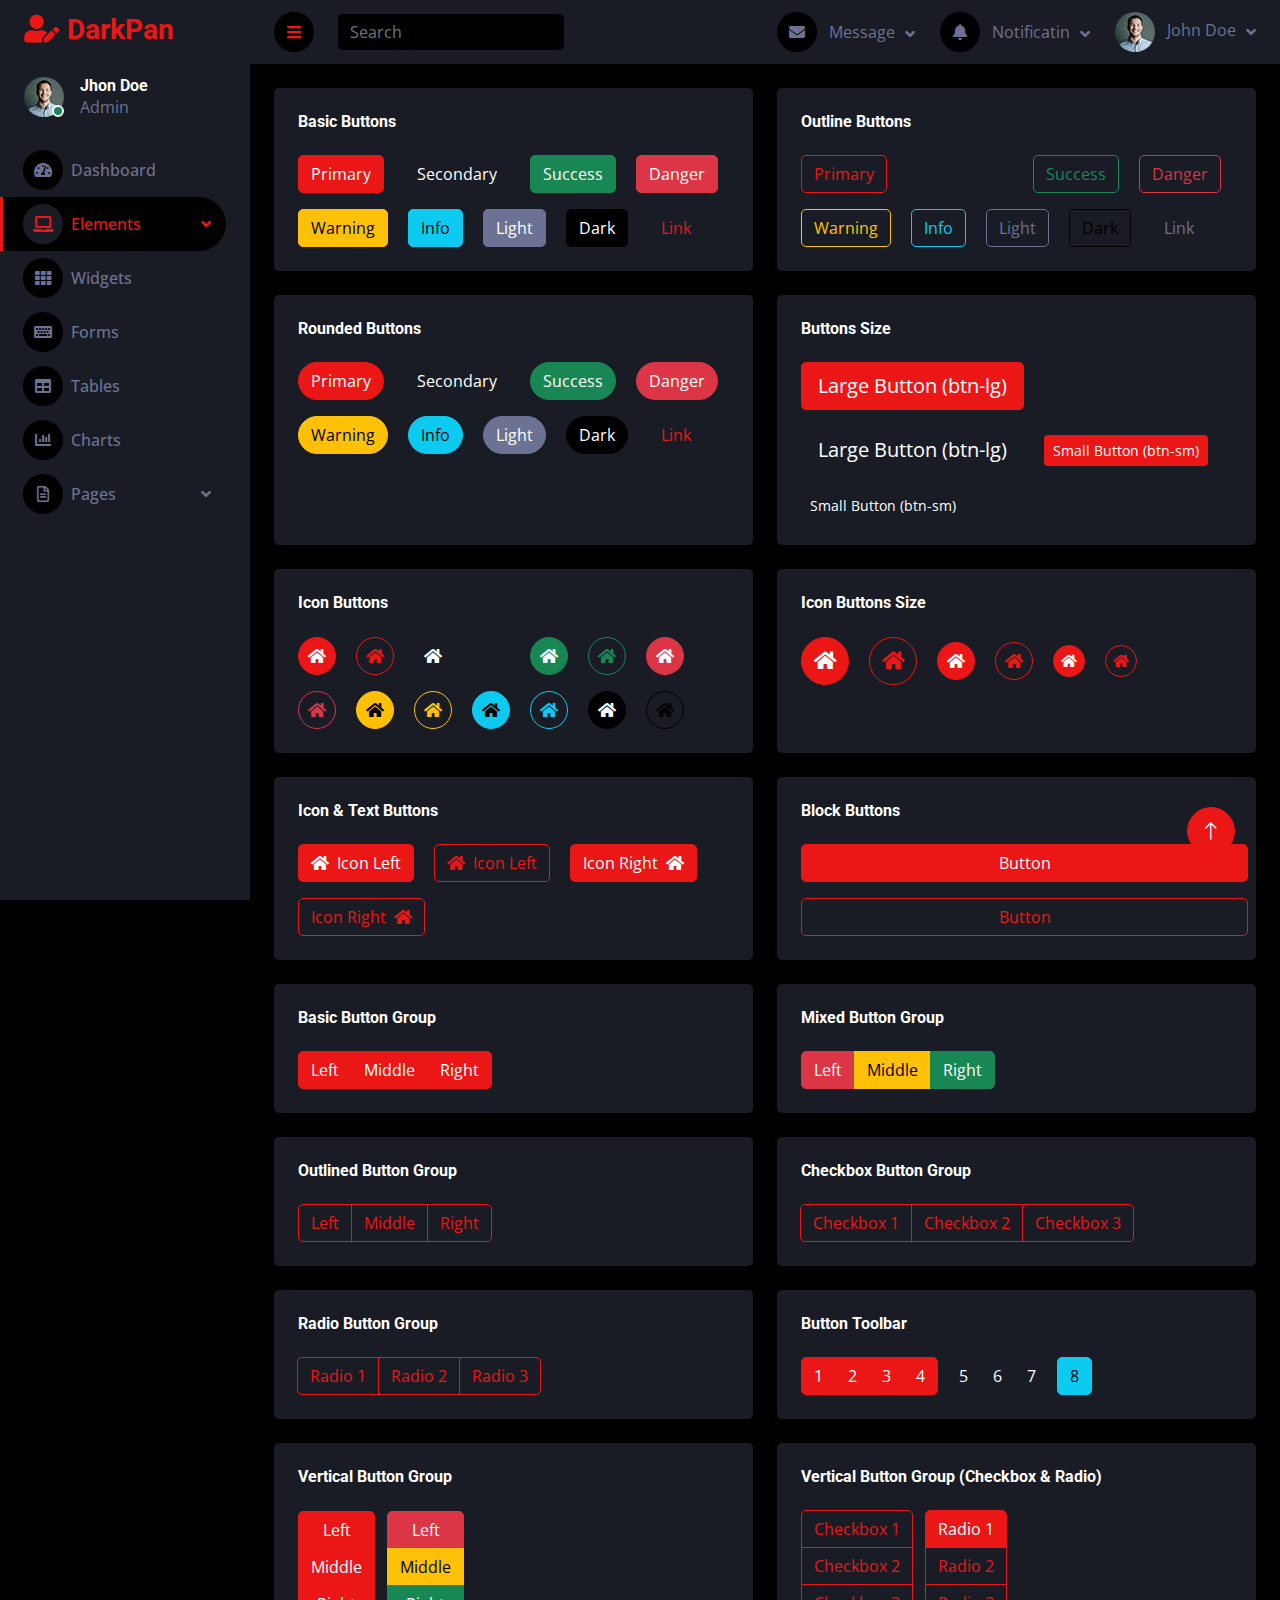
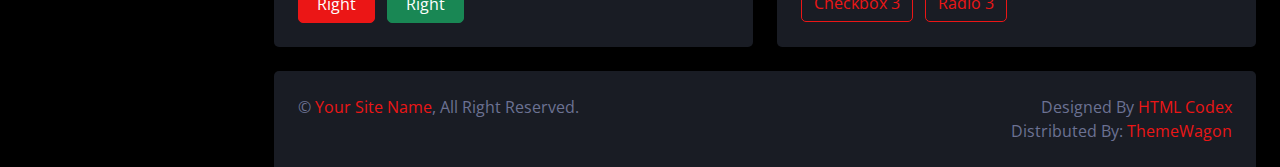
<file: darkpan-1.0.0 (dashboard)/button.html>
<!DOCTYPE html>
<html lang="en">

<head>
    <meta charset="utf-8">
    <title>DarkPan - Bootstrap 5 Admin Template</title>
    <meta content="width=device-width, initial-scale=1.0" name="viewport">
    <meta content="" name="keywords">
    <meta content="" name="description">

    <!-- Favicon -->
    <link href="img/favicon.ico" rel="icon">

    <!-- Google Web Fonts -->
    <link rel="preconnect" href="https://fonts.googleapis.com">
    <link rel="preconnect" href="https://fonts.gstatic.com" crossorigin>
    <link href="https://fonts.googleapis.com/css2?family=Open+Sans:wght@400;600&family=Roboto:wght@500;700&display=swap" rel="stylesheet"> 
    
    <!-- Icon Font Stylesheet -->
    <link href="https://cdnjs.cloudflare.com/ajax/libs/font-awesome/5.10.0/css/all.min.css" rel="stylesheet">
    <link href="https://cdn.jsdelivr.net/npm/bootstrap-icons@1.4.1/font/bootstrap-icons.css" rel="stylesheet">

    <!-- Libraries Stylesheet -->
    <link href="lib/owlcarousel/assets/owl.carousel.min.css" rel="stylesheet">
    <link href="lib/tempusdominus/css/tempusdominus-bootstrap-4.min.css" rel="stylesheet" />

    <!-- Customized Bootstrap Stylesheet -->
    <link href="css/bootstrap.min.css" rel="stylesheet">

    <!-- Template Stylesheet -->
    <link href="css/style.css" rel="stylesheet">
</head>

<body>
    <div class="container-fluid position-relative d-flex p-0">
        <!-- Spinner Start -->
        <div id="spinner" class="show bg-dark position-fixed translate-middle w-100 vh-100 top-50 start-50 d-flex align-items-center justify-content-center">
            <div class="spinner-border text-primary" style="width: 3rem; height: 3rem;" role="status">
                <span class="sr-only">Loading...</span>
            </div>
        </div>
        <!-- Spinner End -->


        <!-- Sidebar Start -->
        <div class="sidebar pe-4 pb-3">
            <nav class="navbar bg-secondary navbar-dark">
                <a href="index.html" class="navbar-brand mx-4 mb-3">
                    <h3 class="text-primary"><i class="fa fa-user-edit me-2"></i>DarkPan</h3>
                </a>
                <div class="d-flex align-items-center ms-4 mb-4">
                    <div class="position-relative">
                        <img class="rounded-circle" src="img/user.jpg" alt="" style="width: 40px; height: 40px;">
                        <div class="bg-success rounded-circle border border-2 border-white position-absolute end-0 bottom-0 p-1"></div>
                    </div>
                    <div class="ms-3">
                        <h6 class="mb-0">Jhon Doe</h6>
                        <span>Admin</span>
                    </div>
                </div>
                <div class="navbar-nav w-100">
                    <a href="index.html" class="nav-item nav-link"><i class="fa fa-tachometer-alt me-2"></i>Dashboard</a>
                    <div class="nav-item dropdown">
                        <a href="#" class="nav-link dropdown-toggle active" data-bs-toggle="dropdown"><i class="fa fa-laptop me-2"></i>Elements</a>
                        <div class="dropdown-menu bg-transparent border-0">
                            <a href="button.html" class="dropdown-item active">Buttons</a>
                            <a href="typography.html" class="dropdown-item">Typography</a>
                            <a href="element.html" class="dropdown-item">Other Elements</a>
                        </div>
                    </div>
                    <a href="widget.html" class="nav-item nav-link"><i class="fa fa-th me-2"></i>Widgets</a>
                    <a href="form.html" class="nav-item nav-link"><i class="fa fa-keyboard me-2"></i>Forms</a>
                    <a href="table.html" class="nav-item nav-link"><i class="fa fa-table me-2"></i>Tables</a>
                    <a href="chart.html" class="nav-item nav-link"><i class="fa fa-chart-bar me-2"></i>Charts</a>
                    <div class="nav-item dropdown">
                        <a href="#" class="nav-link dropdown-toggle" data-bs-toggle="dropdown"><i class="far fa-file-alt me-2"></i>Pages</a>
                        <div class="dropdown-menu bg-transparent border-0">
                            <a href="signin.html" class="dropdown-item">Sign In</a>
                            <a href="signup.html" class="dropdown-item">Sign Up</a>
                            <a href="404.html" class="dropdown-item">404 Error</a>
                            <a href="blank.html" class="dropdown-item">Blank Page</a>
                        </div>
                    </div>
                </div>
            </nav>
        </div>
        <!-- Sidebar End -->


        <!-- Content Start -->
        <div class="content">
            <!-- Navbar Start -->
            <nav class="navbar navbar-expand bg-secondary navbar-dark sticky-top px-4 py-0">
                <a href="index.html" class="navbar-brand d-flex d-lg-none me-4">
                    <h2 class="text-primary mb-0"><i class="fa fa-user-edit"></i></h2>
                </a>
                <a href="#" class="sidebar-toggler flex-shrink-0">
                    <i class="fa fa-bars"></i>
                </a>
                <form class="d-none d-md-flex ms-4">
                    <input class="form-control bg-dark border-0" type="search" placeholder="Search">
                </form>
                <div class="navbar-nav align-items-center ms-auto">
                    <div class="nav-item dropdown">
                        <a href="#" class="nav-link dropdown-toggle" data-bs-toggle="dropdown">
                            <i class="fa fa-envelope me-lg-2"></i>
                            <span class="d-none d-lg-inline-flex">Message</span>
                        </a>
                        <div class="dropdown-menu dropdown-menu-end bg-secondary border-0 rounded-0 rounded-bottom m-0">
                            <a href="#" class="dropdown-item">
                                <div class="d-flex align-items-center">
                                    <img class="rounded-circle" src="img/user.jpg" alt="" style="width: 40px; height: 40px;">
                                    <div class="ms-2">
                                        <h6 class="fw-normal mb-0">Jhon send you a message</h6>
                                        <small>15 minutes ago</small>
                                    </div>
                                </div>
                            </a>
                            <hr class="dropdown-divider">
                            <a href="#" class="dropdown-item">
                                <div class="d-flex align-items-center">
                                    <img class="rounded-circle" src="img/user.jpg" alt="" style="width: 40px; height: 40px;">
                                    <div class="ms-2">
                                        <h6 class="fw-normal mb-0">Jhon send you a message</h6>
                                        <small>15 minutes ago</small>
                                    </div>
                                </div>
                            </a>
                            <hr class="dropdown-divider">
                            <a href="#" class="dropdown-item">
                                <div class="d-flex align-items-center">
                                    <img class="rounded-circle" src="img/user.jpg" alt="" style="width: 40px; height: 40px;">
                                    <div class="ms-2">
                                        <h6 class="fw-normal mb-0">Jhon send you a message</h6>
                                        <small>15 minutes ago</small>
                                    </div>
                                </div>
                            </a>
                            <hr class="dropdown-divider">
                            <a href="#" class="dropdown-item text-center">See all message</a>
                        </div>
                    </div>
                    <div class="nav-item dropdown">
                        <a href="#" class="nav-link dropdown-toggle" data-bs-toggle="dropdown">
                            <i class="fa fa-bell me-lg-2"></i>
                            <span class="d-none d-lg-inline-flex">Notificatin</span>
                        </a>
                        <div class="dropdown-menu dropdown-menu-end bg-secondary border-0 rounded-0 rounded-bottom m-0">
                            <a href="#" class="dropdown-item">
                                <h6 class="fw-normal mb-0">Profile updated</h6>
                                <small>15 minutes ago</small>
                            </a>
                            <hr class="dropdown-divider">
                            <a href="#" class="dropdown-item">
                                <h6 class="fw-normal mb-0">New user added</h6>
                                <small>15 minutes ago</small>
                            </a>
                            <hr class="dropdown-divider">
                            <a href="#" class="dropdown-item">
                                <h6 class="fw-normal mb-0">Password changed</h6>
                                <small>15 minutes ago</small>
                            </a>
                            <hr class="dropdown-divider">
                            <a href="#" class="dropdown-item text-center">See all notifications</a>
                        </div>
                    </div>
                    <div class="nav-item dropdown">
                        <a href="#" class="nav-link dropdown-toggle" data-bs-toggle="dropdown">
                            <img class="rounded-circle me-lg-2" src="img/user.jpg" alt="" style="width: 40px; height: 40px;">
                            <span class="d-none d-lg-inline-flex">John Doe</span>
                        </a>
                        <div class="dropdown-menu dropdown-menu-end bg-secondary border-0 rounded-0 rounded-bottom m-0">
                            <a href="#" class="dropdown-item">My Profile</a>
                            <a href="#" class="dropdown-item">Settings</a>
                            <a href="#" class="dropdown-item">Log Out</a>
                        </div>
                    </div>
                </div>
            </nav>
            <!-- Navbar End -->


            <!-- Button Start -->
            <div class="container-fluid pt-4 px-4">
                <div class="row g-4">
                    <div class="col-sm-12 col-xl-6">
                        <div class="bg-secondary rounded h-100 p-4">
                            <h6 class="mb-4">Basic Buttons</h6>
                            <div class="m-n2">
                                <button type="button" class="btn btn-primary m-2">Primary</button>
                                <button type="button" class="btn btn-secondary m-2">Secondary</button>
                                <button type="button" class="btn btn-success m-2">Success</button>
                                <button type="button" class="btn btn-danger m-2">Danger</button>
                                <button type="button" class="btn btn-warning m-2">Warning</button>
                                <button type="button" class="btn btn-info m-2">Info</button>
                                <button type="button" class="btn btn-light m-2">Light</button>
                                <button type="button" class="btn btn-dark m-2">Dark</button>
                                <button type="button" class="btn btn-link m-2">Link</button>
                            </div>
                        </div>
                    </div>
                    <div class="col-sm-12 col-xl-6">
                        <div class="bg-secondary rounded h-100 p-4">
                            <h6 class="mb-4">Outline Buttons</h6>
                            <div class="m-n2">
                                <button type="button" class="btn btn-outline-primary m-2">Primary</button>
                                <button type="button" class="btn btn-outline-secondary m-2">Secondary</button>
                                <button type="button" class="btn btn-outline-success m-2">Success</button>
                                <button type="button" class="btn btn-outline-danger m-2">Danger</button>
                                <button type="button" class="btn btn-outline-warning m-2">Warning</button>
                                <button type="button" class="btn btn-outline-info m-2">Info</button>
                                <button type="button" class="btn btn-outline-light m-2">Light</button>
                                <button type="button" class="btn btn-outline-dark m-2">Dark</button>
                                <button type="button" class="btn btn-outline-link m-2">Link</button>
                            </div>
                        </div>
                    </div>
                    <div class="col-sm-12 col-xl-6">
                        <div class="bg-secondary rounded h-100 p-4">
                            <h6 class="mb-4">Rounded Buttons</h6>
                            <div class="m-n2">
                                <button type="button" class="btn btn-primary rounded-pill m-2">Primary</button>
                                <button type="button" class="btn btn-secondary rounded-pill m-2">Secondary</button>
                                <button type="button" class="btn btn-success rounded-pill m-2">Success</button>
                                <button type="button" class="btn btn-danger rounded-pill m-2">Danger</button>
                                <button type="button" class="btn btn-warning rounded-pill m-2">Warning</button>
                                <button type="button" class="btn btn-info rounded-pill m-2">Info</button>
                                <button type="button" class="btn btn-light rounded-pill m-2">Light</button>
                                <button type="button" class="btn btn-dark rounded-pill m-2">Dark</button>
                                <button type="button" class="btn btn-link rounded-pill m-2">Link</button>
                            </div>
                        </div>
                    </div>
                    <div class="col-sm-12 col-xl-6">
                        <div class="bg-secondary rounded h-100 p-4">
                            <h6 class="mb-4">Buttons Size</h6>
                            <div class="m-n2">
                                <button type="button" class="btn btn-lg btn-primary m-2">Large Button (btn-lg)</button>
                                <button type="button" class="btn btn-lg btn-secondary m-2">Large Button (btn-lg)</button>
                                <button type="button" class="btn btn-sm btn-primary m-2">Small Button (btn-sm)</button>
                                <button type="button" class="btn btn-sm btn-secondary m-2">Small Button (btn-sm)</button>
                            </div>
                        </div>
                    </div>
                    <div class="col-sm-12 col-xl-6">
                        <div class="bg-secondary rounded h-100 p-4">
                            <h6 class="mb-4">Icon Buttons</h6>
                            <div class="m-n2">
                                <button type="button" class="btn btn-square btn-primary m-2"><i class="fa fa-home"></i></button>
                                <button type="button" class="btn btn-square btn-outline-primary m-2"><i class="fa fa-home"></i></button>
                                <button type="button" class="btn btn-square btn-secondary m-2"><i class="fa fa-home"></i></button>
                                <button type="button" class="btn btn-square btn-outline-secondary m-2"><i class="fa fa-home"></i></button>
                                <button type="button" class="btn btn-square btn-success m-2"><i class="fa fa-home"></i></button>
                                <button type="button" class="btn btn-square btn-outline-success m-2"><i class="fa fa-home"></i></button>
                                <button type="button" class="btn btn-square btn-danger m-2"><i class="fa fa-home"></i></button>
                                <button type="button" class="btn btn-square btn-outline-danger m-2"><i class="fa fa-home"></i></button>
                                <button type="button" class="btn btn-square btn-warning m-2"><i class="fa fa-home"></i></button>
                                <button type="button" class="btn btn-square btn-outline-warning m-2"><i class="fa fa-home"></i></button>
                                <button type="button" class="btn btn-square btn-info m-2"><i class="fa fa-home"></i></button>
                                <button type="button" class="btn btn-square btn-outline-info m-2"><i class="fa fa-home"></i></button>
                                <button type="button" class="btn btn-square btn-dark m-2"><i class="fa fa-home"></i></button>
                                <button type="button" class="btn btn-square btn-outline-dark m-2"><i class="fa fa-home"></i></button>
                            </div>
                        </div>
                    </div>
                    <div class="col-sm-12 col-xl-6">
                        <div class="bg-secondary rounded h-100 p-4">
                            <h6 class="mb-4">Icon Buttons Size</h6>
                            <div class="m-n2">
                                <button type="button" class="btn btn-lg btn-lg-square btn-primary m-2"><i class="fa fa-home"></i></button>
                                <button type="button" class="btn btn-lg btn-lg-square btn-outline-primary m-2"><i class="fa fa-home"></i></button>
                                <button type="button" class="btn btn-square btn-primary m-2"><i class="fa fa-home"></i></button>
                                <button type="button" class="btn btn-square btn-outline-primary m-2"><i class="fa fa-home"></i></button>
                                <button type="button" class="btn btn-sm btn-sm-square btn-primary m-2"><i class="fa fa-home"></i></button>
                                <button type="button" class="btn btn-sm btn-sm-square btn-outline-primary m-2"><i class="fa fa-home"></i></button>
                            </div>
                        </div>
                    </div>
                    <div class="col-sm-12 col-xl-6">
                        <div class="bg-secondary rounded h-100 p-4">
                            <h6 class="mb-4">Icon & Text Buttons</h6>
                            <div class="m-n2">
                                <button type="button" class="btn btn-primary m-2"><i class="fa fa-home me-2"></i>Icon Left</button>
                                <button type="button" class="btn btn-outline-primary m-2"><i class="fa fa-home me-2"></i>Icon Left</button>
                                <button type="button" class="btn btn-primary m-2">Icon Right<i class="fa fa-home ms-2"></i></button>
                                <button type="button" class="btn btn-outline-primary m-2">Icon Right<i class="fa fa-home ms-2"></i></button>
                            </div>
                        </div>
                    </div>
                    <div class="col-sm-12 col-xl-6">
                        <div class="bg-secondary rounded h-100 p-4">
                            <h6 class="mb-4">Block Buttons</h6>
                            <div class="m-n2">
                                <button class="btn btn-primary w-100 m-2" type="button">Button</button>
                                <button class="btn btn-outline-primary w-100 m-2" type="button">Button</button>
                            </div>
                        </div>
                    </div>
                    <div class="col-sm-12 col-xl-6">
                        <div class="bg-secondary rounded h-100 p-4">
                            <h6 class="mb-4">Basic Button Group</h6>
                            <div class="btn-group" role="group">
                                <button type="button" class="btn btn-primary">Left</button>
                                <button type="button" class="btn btn-primary">Middle</button>
                                <button type="button" class="btn btn-primary">Right</button>
                            </div>
                        </div>
                    </div>
                    <div class="col-sm-12 col-xl-6">
                        <div class="bg-secondary rounded h-100 p-4">
                            <h6 class="mb-4">Mixed Button Group</h6>
                            <div class="btn-group" role="group">
                                <button type="button" class="btn btn-danger">Left</button>
                                <button type="button" class="btn btn-warning">Middle</button>
                                <button type="button" class="btn btn-success">Right</button>
                            </div>
                        </div>
                    </div>
                    <div class="col-sm-12 col-xl-6">
                        <div class="bg-secondary rounded h-100 p-4">
                            <h6 class="mb-4">Outlined Button Group</h6>
                            <div class="btn-group" role="group">
                                <button type="button" class="btn btn-outline-primary">Left</button>
                                <button type="button" class="btn btn-outline-primary">Middle</button>
                                <button type="button" class="btn btn-outline-primary">Right</button>
                            </div>
                        </div>
                    </div>
                    <div class="col-sm-12 col-xl-6">
                        <div class="bg-secondary rounded h-100 p-4">
                            <h6 class="mb-4">Checkbox Button Group</h6>
                            <div class="btn-group" role="group">
                                <input type="checkbox" class="btn-check" id="btncheck1" autocomplete="off">
                                <label class="btn btn-outline-primary" for="btncheck1">Checkbox 1</label>

                                <input type="checkbox" class="btn-check" id="btncheck2" autocomplete="off">
                                <label class="btn btn-outline-primary" for="btncheck2">Checkbox 2</label>

                                <input type="checkbox" class="btn-check" id="btncheck3" autocomplete="off">
                                <label class="btn btn-outline-primary" for="btncheck3">Checkbox 3</label>
                            </div>
                        </div>
                    </div>
                    <div class="col-sm-12 col-xl-6">
                        <div class="bg-secondary rounded h-100 p-4">
                            <h6 class="mb-4">Radio Button Group</h6>
                            <div class="btn-group" role="group">
                                <input type="radio" class="btn-check" name="btnradio" id="btnradio1" autocomplete="off"
                                    checked>
                                <label class="btn btn-outline-primary" for="btnradio1">Radio 1</label>

                                <input type="radio" class="btn-check" name="btnradio" id="btnradio2" autocomplete="off">
                                <label class="btn btn-outline-primary" for="btnradio2">Radio 2</label>

                                <input type="radio" class="btn-check" name="btnradio" id="btnradio3" autocomplete="off">
                                <label class="btn btn-outline-primary" for="btnradio3">Radio 3</label>
                            </div>
                        </div>
                    </div>
                    <div class="col-sm-12 col-xl-6">
                        <div class="bg-secondary rounded h-100 p-4">
                            <h6 class="mb-4">Button Toolbar</h6>
                            <div class="btn-toolbar" role="toolbar">
                                <div class="btn-group me-2" role="group" aria-label="First group">
                                    <button type="button" class="btn btn-primary">1</button>
                                    <button type="button" class="btn btn-primary">2</button>
                                    <button type="button" class="btn btn-primary">3</button>
                                    <button type="button" class="btn btn-primary">4</button>
                                </div>
                                <div class="btn-group me-2" role="group" aria-label="Second group">
                                    <button type="button" class="btn btn-secondary">5</button>
                                    <button type="button" class="btn btn-secondary">6</button>
                                    <button type="button" class="btn btn-secondary">7</button>
                                </div>
                                <div class="btn-group" role="group" aria-label="Third group">
                                    <button type="button" class="btn btn-info">8</button>
                                </div>
                            </div>
                        </div>
                    </div>
                    <div class="col-sm-12 col-xl-6">
                        <div class="bg-secondary rounded h-100 p-4">
                            <h6 class="mb-4">Vertical Button Group</h6>
                            <div class="btn-group-vertical me-2" role="group">
                                <button type="button" class="btn btn-primary">Left</button>
                                <button type="button" class="btn btn-primary">Middle</button>
                                <button type="button" class="btn btn-primary">Right</button>
                            </div>
                            <div class="btn-group-vertical" role="group">
                                <button type="button" class="btn btn-danger">Left</button>
                                <button type="button" class="btn btn-warning">Middle</button>
                                <button type="button" class="btn btn-success">Right</button>
                            </div>
                        </div>
                    </div>
                    <div class="col-sm-12 col-xl-6">
                        <div class="bg-secondary rounded h-100 p-4">
                            <h6 class="mb-4">Vertical Button Group (Checkbox & Radio)</h6>
                            <div class="btn-group-vertical me-2" role="group">
                                <input type="checkbox" class="btn-check" id="btncheck1" autocomplete="off">
                                <label class="btn btn-outline-primary" for="btncheck1">Checkbox 1</label>

                                <input type="checkbox" class="btn-check" id="btncheck2" autocomplete="off">
                                <label class="btn btn-outline-primary" for="btncheck2">Checkbox 2</label>

                                <input type="checkbox" class="btn-check" id="btncheck3" autocomplete="off">
                                <label class="btn btn-outline-primary" for="btncheck3">Checkbox 3</label>
                            </div>
                            <div class="btn-group-vertical" role="group">
                                <input type="radio" class="btn-check" name="btnradio" id="btnradio1" autocomplete="off"
                                    checked>
                                <label class="btn btn-outline-primary" for="btnradio1">Radio 1</label>

                                <input type="radio" class="btn-check" name="btnradio" id="btnradio2" autocomplete="off">
                                <label class="btn btn-outline-primary" for="btnradio2">Radio 2</label>

                                <input type="radio" class="btn-check" name="btnradio" id="btnradio3" autocomplete="off">
                                <label class="btn btn-outline-primary" for="btnradio3">Radio 3</label>
                            </div>
                        </div>
                    </div>
                </div>
            </div>
            <!-- Button End -->


            <!-- Footer Start -->
            <div class="container-fluid pt-4 px-4">
                <div class="bg-secondary rounded-top p-4">
                    <div class="row">
                        <div class="col-12 col-sm-6 text-center text-sm-start">
                            &copy; <a href="#">Your Site Name</a>, All Right Reserved. 
                        </div>
                        <div class="col-12 col-sm-6 text-center text-sm-end">
                            <!--/*** This template is free as long as you keep the footer author’s credit link/attribution link/backlink. If you'd like to use the template without the footer author’s credit link/attribution link/backlink, you can purchase the Credit Removal License from "https://htmlcodex.com/credit-removal". Thank you for your support. ***/-->
                            Designed By <a href="https://htmlcodex.com">HTML Codex</a>
                            <br>Distributed By: <a href="https://themewagon.com" target="_blank">ThemeWagon</a>
                        </div>
                    </div>
                </div>
            </div>
            <!-- Footer End -->
        </div>
        <!-- Content End -->


        <!-- Back to Top -->
        <a href="#" class="btn btn-lg btn-primary btn-lg-square back-to-top"><i class="bi bi-arrow-up"></i></a>
    </div>

    <!-- JavaScript Libraries -->
    <script src="https://code.jquery.com/jquery-3.4.1.min.js"></script>
    <script src="https://cdn.jsdelivr.net/npm/bootstrap@5.0.0/dist/js/bootstrap.bundle.min.js"></script>
    <script src="lib/chart/chart.min.js"></script>
    <script src="lib/easing/easing.min.js"></script>
    <script src="lib/waypoints/waypoints.min.js"></script>
    <script src="lib/owlcarousel/owl.carousel.min.js"></script>
    <script src="lib/tempusdominus/js/moment.min.js"></script>
    <script src="lib/tempusdominus/js/moment-timezone.min.js"></script>
    <script src="lib/tempusdominus/js/tempusdominus-bootstrap-4.min.js"></script>

    <!-- Template Javascript -->
    <script src="js/main.js"></script>
</body>

</html>
</file>
<file: assets/fonts/simple-line-icons.css>
@font-face {
	font-family: 'Simple-Line-Icons';
	src:url('../fonts/line-icons/Simple-Line-Icons.eot');
	src:url('../fonts/line-icons/Simple-Line-Icons.eot?#iefix') format('embedded-opentype'),
		url('../fonts/line-icons/Simple-Line-Icons.woff') format('woff'),
		url('../fonts/line-icons/Simple-Line-Icons.ttf') format('truetype'),
		url('../fonts/line-icons/Simple-Line-Icons.svg#Simple-Line-Icons') format('svg');
		font-weight: normal;
		font-style: normal;
}
/*
 Use the following CSS code if you want to have a class per icon.
 Instead of a list of all class selectors, you can use the generic [class*="icon-"] selector, but it's slower:
*/
.icon-user,
.icon-people,
.icon-user-female,
.icon-user-follow,
.icon-user-following,
.icon-user-unfollow,
.icon-login,
.icon-logout,
.icon-emotsmile,
.icon-phone,
.icon-call-end,
.icon-call-in,
.icon-call-out,
.icon-map,
.icon-location-pin,
.icon-direction,
.icon-directions,
.icon-compass,
.icon-layers,
.icon-menu,
.icon-list,
.icon-options-vertical,
.icon-options,
.icon-arrow-down,
.icon-arrow-left,
.icon-arrow-right,
.icon-arrow-up,
.icon-arrow-up-circle,
.icon-arrow-left-circle,
.icon-arrow-right-circle,
.icon-arrow-down-circle,
.icon-check,
.icon-clock,
.icon-plus,
.icon-minus,
.icon-close,
.icon-event,
.icon-exclamation,
.icon-organization,
.icon-trophy,
.icon-screen-smartphone,
.icon-screen-desktop,
.icon-plane,
.icon-notebook,
.icon-mustache,
.icon-mouse,
.icon-magnet,
.icon-energy,
.icon-disc,
.icon-cursor,
.icon-cursor-move,
.icon-crop,
.icon-chemistry,
.icon-speedometer,
.icon-shield,
.icon-screen-tablet,
.icon-magic-wand,
.icon-hourglass,
.icon-graduation,
.icon-ghost,
.icon-game-controller,
.icon-fire,
.icon-eyeglass,
.icon-envelope-open,
.icon-envelope-letter,
.icon-bell,
.icon-badge,
.icon-anchor,
.icon-wallet,
.icon-vector,
.icon-speech,
.icon-puzzle,
.icon-printer,
.icon-present,
.icon-playlist,
.icon-pin,
.icon-picture,
.icon-handbag,
.icon-globe-alt,
.icon-globe,
.icon-folder-alt,
.icon-folder,
.icon-film,
.icon-feed,
.icon-drop,
.icon-drawer,
.icon-docs,
.icon-doc,
.icon-diamond,
.icon-cup,
.icon-calculator,
.icon-bubbles,
.icon-briefcase,
.icon-book-open,
.icon-basket-loaded,
.icon-basket,
.icon-bag,
.icon-action-undo,
.icon-action-redo,
.icon-wrench,
.icon-umbrella,
.icon-trash,
.icon-tag,
.icon-support,
.icon-frame,
.icon-size-fullscreen,
.icon-size-actual,
.icon-shuffle,
.icon-share-alt,
.icon-share,
.icon-rocket,
.icon-question,
.icon-pie-chart,
.icon-pencil,
.icon-note,
.icon-loop,
.icon-home,
.icon-grid,
.icon-graph,
.icon-microphone,
.icon-music-tone-alt,
.icon-music-tone,
.icon-earphones-alt,
.icon-earphones,
.icon-equalizer,
.icon-like,
.icon-dislike,
.icon-control-start,
.icon-control-rewind,
.icon-control-play,
.icon-control-pause,
.icon-control-forward,
.icon-control-end,
.icon-volume-1,
.icon-volume-2,
.icon-volume-off,
.icon-calendar,
.icon-bulb,
.icon-chart,
.icon-ban,
.icon-bubble,
.icon-camrecorder,
.icon-camera,
.icon-cloud-download,
.icon-cloud-upload,
.icon-envelope,
.icon-eye,
.icon-flag,
.icon-heart,
.icon-info,
.icon-key,
.icon-link,
.icon-lock,
.icon-lock-open,
.icon-magnifier,
.icon-magnifier-add,
.icon-magnifier-remove,
.icon-paper-clip,
.icon-paper-plane,
.icon-power,
.icon-refresh,
.icon-reload,
.icon-settings,
.icon-star,
.icon-symbol-female,
.icon-symbol-male,
.icon-target,
.icon-credit-card,
.icon-paypal,
.icon-social-tumblr,
.icon-social-twitter,
.icon-social-facebook,
.icon-social-instagram,
.icon-social-linkedin,
.icon-social-pinterest,
.icon-social-github,
.icon-social-google,
.icon-social-reddit,
.icon-social-skype,
.icon-social-dribbble,
.icon-social-behance,
.icon-social-foursqare,
.icon-social-soundcloud,
.icon-social-spotify,
.icon-social-stumbleupon,
.icon-social-youtube,
.icon-social-dropbox,
.icon-social-vkontakte,
.icon-social-steam {
  font-family: 'simple-line-icons';
  speak: none;
  font-style: normal;
  font-weight: normal;
  font-variant: normal;
  text-transform: none;
  line-height: 1;
  /* Better Font Rendering =========== */
  -webkit-font-smoothing: antialiased;
  -moz-osx-font-smoothing: grayscale;
}
.icon-user:before {
  content: "\e005";
}
.icon-people:before {
  content: "\e001";
}
.icon-user-female:before {
  content: "\e000";
}
.icon-user-follow:before {
  content: "\e002";
}
.icon-user-following:before {
  content: "\e003";
}
.icon-user-unfollow:before {
  content: "\e004";
}
.icon-login:before {
  content: "\e066";
}
.icon-logout:before {
  content: "\e065";
}
.icon-emotsmile:before {
  content: "\e021";
}
.icon-phone:before {
  content: "\e600";
}
.icon-call-end:before {
  content: "\e048";
}
.icon-call-in:before {
  content: "\e047";
}
.icon-call-out:before {
  content: "\e046";
}
.icon-map:before {
  content: "\e033";
}
.icon-location-pin:before {
  content: "\e096";
}
.icon-direction:before {
  content: "\e042";
}
.icon-directions:before {
  content: "\e041";
}
.icon-compass:before {
  content: "\e045";
}
.icon-layers:before {
  content: "\e034";
}
.icon-menu:before {
  content: "\e601";
}
.icon-list:before {
  content: "\e067";
}
.icon-options-vertical:before {
  content: "\e602";
}
.icon-options:before {
  content: "\e603";
}
.icon-arrow-down:before {
  content: "\e604";
}
.icon-arrow-left:before {
  content: "\e605";
}
.icon-arrow-right:before {
  content: "\e606";
}
.icon-arrow-up:before {
  content: "\e607";
}
.icon-arrow-up-circle:before {
  content: "\e078";
}
.icon-arrow-left-circle:before {
  content: "\e07a";
}
.icon-arrow-right-circle:before {
  content: "\e079";
}
.icon-arrow-down-circle:before {
  content: "\e07b";
}
.icon-check:before {
  content: "\e080";
}
.icon-clock:before {
  content: "\e081";
}
.icon-plus:before {
  content: "\e095";
}
.icon-minus:before {
  content: "\e615";
}
.icon-close:before {
  content: "\e082";
}
.icon-event:before {
  content: "\e619";
}
.icon-exclamation:before {
  content: "\e617";
}
.icon-organization:before {
  content: "\e616";
}
.icon-trophy:before {
  content: "\e006";
}
.icon-screen-smartphone:before {
  content: "\e010";
}
.icon-screen-desktop:before {
  content: "\e011";
}
.icon-plane:before {
  content: "\e012";
}
.icon-notebook:before {
  content: "\e013";
}
.icon-mustache:before {
  content: "\e014";
}
.icon-mouse:before {
  content: "\e015";
}
.icon-magnet:before {
  content: "\e016";
}
.icon-energy:before {
  content: "\e020";
}
.icon-disc:before {
  content: "\e022";
}
.icon-cursor:before {
  content: "\e06e";
}
.icon-cursor-move:before {
  content: "\e023";
}
.icon-crop:before {
  content: "\e024";
}
.icon-chemistry:before {
  content: "\e026";
}
.icon-speedometer:before {
  content: "\e007";
}
.icon-shield:before {
  content: "\e00e";
}
.icon-screen-tablet:before {
  content: "\e00f";
}
.icon-magic-wand:before {
  content: "\e017";
}
.icon-hourglass:before {
  content: "\e018";
}
.icon-graduation:before {
  content: "\e019";
}
.icon-ghost:before {
  content: "\e01a";
}
.icon-game-controller:before {
  content: "\e01b";
}
.icon-fire:before {
  content: "\e01c";
}
.icon-eyeglass:before {
  content: "\e01d";
}
.icon-envelope-open:before {
  content: "\e01e";
}
.icon-envelope-letter:before {
  content: "\e01f";
}
.icon-bell:before {
  content: "\e027";
}
.icon-badge:before {
  content: "\e028";
}
.icon-anchor:before {
  content: "\e029";
}
.icon-wallet:before {
  content: "\e02a";
}
.icon-vector:before {
  content: "\e02b";
}
.icon-speech:before {
  content: "\e02c";
}
.icon-puzzle:before {
  content: "\e02d";
}
.icon-printer:before {
  content: "\e02e";
}
.icon-present:before {
  content: "\e02f";
}
.icon-playlist:before {
  content: "\e030";
}
.icon-pin:before {
  content: "\e031";
}
.icon-picture:before {
  content: "\e032";
}
.icon-handbag:before {
  content: "\e035";
}
.icon-globe-alt:before {
  content: "\e036";
}
.icon-globe:before {
  content: "\e037";
}
.icon-folder-alt:before {
  content: "\e039";
}
.icon-folder:before {
  content: "\e089";
}
.icon-film:before {
  content: "\e03a";
}
.icon-feed:before {
  content: "\e03b";
}
.icon-drop:before {
  content: "\e03e";
}
.icon-drawer:before {
  content: "\e03f";
}
.icon-docs:before {
  content: "\e040";
}
.icon-doc:before {
  content: "\e085";
}
.icon-diamond:before {
  content: "\e043";
}
.icon-cup:before {
  content: "\e044";
}
.icon-calculator:before {
  content: "\e049";
}
.icon-bubbles:before {
  content: "\e04a";
}
.icon-briefcase:before {
  content: "\e04b";
}
.icon-book-open:before {
  content: "\e04c";
}
.icon-basket-loaded:before {
  content: "\e04d";
}
.icon-basket:before {
  content: "\e04e";
}
.icon-bag:before {
  content: "\e04f";
}
.icon-action-undo:before {
  content: "\e050";
}
.icon-action-redo:before {
  content: "\e051";
}
.icon-wrench:before {
  content: "\e052";
}
.icon-umbrella:before {
  content: "\e053";
}
.icon-trash:before {
  content: "\e054";
}
.icon-tag:before {
  content: "\e055";
}
.icon-support:before {
  content: "\e056";
}
.icon-frame:before {
  content: "\e038";
}
.icon-size-fullscreen:before {
  content: "\e057";
}
.icon-size-actual:before {
  content: "\e058";
}
.icon-shuffle:before {
  content: "\e059";
}
.icon-share-alt:before {
  content: "\e05a";
}
.icon-share:before {
  content: "\e05b";
}
.icon-rocket:before {
  content: "\e05c";
}
.icon-question:before {
  content: "\e05d";
}
.icon-pie-chart:before {
  content: "\e05e";
}
.icon-pencil:before {
  content: "\e05f";
}
.icon-note:before {
  content: "\e060";
}
.icon-loop:before {
  content: "\e064";
}
.icon-home:before {
  content: "\e069";
}
.icon-grid:before {
  content: "\e06a";
}
.icon-graph:before {
  content: "\e06b";
}
.icon-microphone:before {
  content: "\e063";
}
.icon-music-tone-alt:before {
  content: "\e061";
}
.icon-music-tone:before {
  content: "\e062";
}
.icon-earphones-alt:before {
  content: "\e03c";
}
.icon-earphones:before {
  content: "\e03d";
}
.icon-equalizer:before {
  content: "\e06c";
}
.icon-like:before {
  content: "\e068";
}
.icon-dislike:before {
  content: "\e06d";
}
.icon-control-start:before {
  content: "\e06f";
}
.icon-control-rewind:before {
  content: "\e070";
}
.icon-control-play:before {
  content: "\e071";
}
.icon-control-pause:before {
  content: "\e072";
}
.icon-control-forward:before {
  content: "\e073";
}
.icon-control-end:before {
  content: "\e074";
}
.icon-volume-1:before {
  content: "\e09f";
}
.icon-volume-2:before {
  content: "\e0a0";
}
.icon-volume-off:before {
  content: "\e0a1";
}
.icon-calendar:before {
  content: "\e075";
}
.icon-bulb:before {
  content: "\e076";
}
.icon-chart:before {
  content: "\e077";
}
.icon-ban:before {
  content: "\e07c";
}
.icon-bubble:before {
  content: "\e07d";
}
.icon-camrecorder:before {
  content: "\e07e";
}
.icon-camera:before {
  content: "\e07f";
}
.icon-cloud-download:before {
  content: "\e083";
}
.icon-cloud-upload:before {
  content: "\e084";
}
.icon-envelope:before {
  content: "\e086";
}
.icon-eye:before {
  content: "\e087";
}
.icon-flag:before {
  content: "\e088";
}
.icon-heart:before {
  content: "\e08a";
}
.icon-info:before {
  content: "\e08b";
}
.icon-key:before {
  content: "\e08c";
}
.icon-link:before {
  content: "\e08d";
}
.icon-lock:before {
  content: "\e08e";
}
.icon-lock-open:before {
  content: "\e08f";
}
.icon-magnifier:before {
  content: "\e090";
}
.icon-magnifier-add:before {
  content: "\e091";
}
.icon-magnifier-remove:before {
  content: "\e092";
}
.icon-paper-clip:before {
  content: "\e093";
}
.icon-paper-plane:before {
  content: "\e094";
}
.icon-power:before {
  content: "\e097";
}
.icon-refresh:before {
  content: "\e098";
}
.icon-reload:before {
  content: "\e099";
}
.icon-settings:before {
  content: "\e09a";
}
.icon-star:before {
  content: "\e09b";
}
.icon-symbol-female:before {
  content: "\e09c";
}
.icon-symbol-male:before {
  content: "\e09d";
}
.icon-target:before {
  content: "\e09e";
}
.icon-credit-card:before {
  content: "\e025";
}
.icon-paypal:before {
  content: "\e608";
}
.icon-social-tumblr:before {
  content: "\e00a";
}
.icon-social-twitter:before {
  content: "\e009";
}
.icon-social-facebook:before {
  content: "\e00b";
}
.icon-social-instagram:before {
  content: "\e609";
}
.icon-social-linkedin:before {
  content: "\e60a";
}
.icon-social-pinterest:before {
  content: "\e60b";
}
.icon-social-github:before {
  content: "\e60c";
}
.icon-social-google:before {
  content: "\e60d";
}
.icon-social-reddit:before {
  content: "\e60e";
}
.icon-social-skype:before {
  content: "\e60f";
}
.icon-social-dribbble:before {
  content: "\e00d";
}
.icon-social-behance:before {
  content: "\e610";
}
.icon-social-foursqare:before {
  content: "\e611";
}
.icon-social-soundcloud:before {
  content: "\e612";
}
.icon-social-spotify:before {
  content: "\e613";
}
.icon-social-stumbleupon:before {
  content: "\e614";
}
.icon-social-youtube:before {
  content: "\e008";
}
.icon-social-dropbox:before {
  content: "\e00c";
}
.icon-social-vkontakte:before {
  content: "\e618";
}
.icon-social-steam:before {
  content: "\e620";
}
</file>
<file: assets/css/main.css>
/***************************************
========================================

	Author Name   : Themeplaza
	This is HTML5 template
	Template Name : Roton Personal Portfolio Template
	Version: 1.0
	
****************************************
=======================================/


/* ----------------------------------------------------------------

 ==> Table Of Content

	01. Default
	02. Header
	03. Banner
	04. About
	05. Service
	06. Portfolio 
	07. Resume
	08. Testimonial
	09. Blog
	10. Contact
	11. Footer
 

---------------------------------------------------------------- */
/* ==========================================================================
01. Start Default CSS Area
========================================================================== */
html{
	overflow-x: hidden;
}
body{
	font-family: 'Poppins', sans-serif;
    font-size: 15px;
    line-height: 26px;
    font-weight: 400;
    letter-spacing: 0.5px;
    color: #333333;
    overflow-x: hidden;
}
h1,
h2,
h3,
h4,
h5,
h6{
	color: #333333;
	font-weight: 600;
}
.fw_300{
	font-weight: 300;
}
.fw_600{
	font-weight: 600;
}
a{
	-webkit-transition: all 0.2s linear;
	-moz-transition: all 0.2s linear;
	-o-transition: all 0.2s linear;
	transition: all 0.2s linear;
}
a:hover{
	text-decoration: none;
}
a a:focus{
	outline: none;
}
img{
    max-width: 100%;
	height: auto;
}
p{
	font-weight: 400;
	font-family: 'Poppins', sans-serif;
    margin: 0;
    font-size: 15px;
    color: #333333;
    letter-spacing: 0;
}
ul, ol{
	list-style: outside none none;
	margin: 0;
	padding: 0;
}
ul li, ol li{
	list-style: none;
}
.gray_bg{
	background: #fcfcfc;
}
.dark_bg{
	background: #000;
}
/*START PRELOADER DESIGN*/
.preloader {
  position: fixed;
  left: 0;
  width: 0;
  height: 100%;
  width: 100%;
  text-align: center;
  z-index: 9999999;
  background-color: transparent;
  -webkit-transition: .9s;
  transition: .9s;
}

.preloader .loader {
  -webkit-transition: 0.5s;
  transition: 0.5s;
  position: absolute;
  width: 90px;
  height: 90px;
  border-radius: 50%;
  display: inline-block;
  left: 0;
  right: 0;
  margin: 0 auto;
  top: 45%;
  -webkit-transform: translateY(-45%);
          transform: translateY(-45%);
}

.preloader .loader .loader-outter {
  position: absolute;
  border: 4px solid #08d665;
  border-left-color: transparent;
  border-bottom: 0;
  width: 100%;
  height: 100%;
  border-radius: 50%;
  -webkit-animation: loader-outter 1s cubic-bezier(0.42, 0.61, 0.58, 0.41) infinite;
          animation: loader-outter 1s cubic-bezier(0.42, 0.61, 0.58, 0.41) infinite;
}

.preloader .loader .loader-inner {
  position: absolute;
  border: 4px solid #08d665;
  border-radius: 50%;
  width: 60px;
  height: 60px;
  left: calc(50% - 30px);
  top: calc(50% - 30px);
  border-right: 0;
  border-top-color: transparent;
  -webkit-animation: loader-inner 1s cubic-bezier(0.42, 0.61, 0.58, 0.41) infinite;
          animation: loader-inner 1s cubic-bezier(0.42, 0.61, 0.58, 0.41) infinite;
}

.preloader .loader span {
  display: inline-block;
  position: absolute;
  left: 0;
  right: 0;
  margin: 0 auto;
  top: 50%;
  -webkit-transform: translateY(-50%);
          transform: translateY(-50%);
  color: #08d665;
  font-size: 25px;
  font-weight: 700;
}

.preloader::before, .preloader::after {
  content: '';
  position: absolute;
  left: 0;
  top: 0;
  width: 60%;
  height: 100%;
  z-index: -1;
  background: #fff;
  -webkit-transition: .9s;
  transition: .9s;
}

.preloader::after {
  left: auto;
  right: 0;
}

.preloader.preloader-deactivate {
  visibility: hidden;
}

.preloader.preloader-deactivate::after, .preloader.preloader-deactivate::before {
  width: 0;
}

.preloader.preloader-deactivate .loader {
  opacity: 0;
  visibility: hidden;
}

@-webkit-keyframes loader-outter {
  0% {
    -webkit-transform: rotate(0deg);
            transform: rotate(0deg);
  }
  100% {
    -webkit-transform: rotate(360deg);
            transform: rotate(360deg);
  }
}

@keyframes loader-outter {
  0% {
    -webkit-transform: rotate(0deg);
            transform: rotate(0deg);
  }
  100% {
    -webkit-transform: rotate(360deg);
            transform: rotate(360deg);
  }
}

@-webkit-keyframes loader-inner {
  0% {
    -webkit-transform: rotate(0deg);
            transform: rotate(0deg);
  }
  100% {
    -webkit-transform: rotate(-360deg);
            transform: rotate(-360deg);
  }
}

@keyframes loader-inner {
  0% {
    -webkit-transform: rotate(0deg);
            transform: rotate(0deg);
  }
  100% {
    -webkit-transform: rotate(-360deg);
            transform: rotate(-360deg);
  }
}
/* END PRELOADER DESIGN*/

.hero-heading{
	font-size: 48px;
	font-weight: 700;
	color: #fff;
	text-transform: capitalize;
	line-height: 70px;
	letter-spacing: 0.1rem;
}
.hero-sub-heading{
	font-size: 20px;
	font-weight: 400;
	color: #e6e6e6;
	line-height: 45px;
	letter-spacing: 0.1rem;
}
.section-titile-bg{
	display: inline;
	font-size: 115px;
	font-weight: 700;
	height: 100%;
	left: -173px;
	opacity: 0.1;
	position: absolute;
	top: -14px;
	width: 100%;
	text-align: center;
}
.section-title-header p{
	text-align: center;
	font-weight: 400;
	line-height: 26px;
	padding-bottom: 36px;
}
.section-title{
    color: #222;
	text-transform: uppercase;
    font-size: 40px;
    text-align: center;
    letter-spacing: 0.4px;
    line-height: 1;
    margin-bottom: 60px;
    font-weight: 600;
}
.dark_bg .section-title{
	color: #fff;
}
.section-title span{
	color: #08d665;
}
.btn{
    font-size: 14px;
    padding: 10px 22px;
    border-radius: 0px;
    cursor: pointer;
    font-weight: 400;
    color: #fff;
    border-radius: 30px;
    text-transform: capitalize;
    -webkit-transition: all 0.2s linear;
    -moz-transition: all 0.2s linear;
    -o-transition: all 0.2s linear;
    transition: all 0.2s linear;
    display: inline-block;
}
.btn:focus,
.btn:active{
	box-shadow: none;
	outline: none;
	color: #fff;
}
.btn-common{
	font-size: 14px;
    padding: 10px 30px;
    border-radius: 0px;
    cursor: pointer;
    font-weight: 400;
    color: #fff;
    border-radius: 30px;
    text-transform: uppercase;
    -webkit-transition: all 0.2s linear;
    -moz-transition: all 0.2s linear;
    -o-transition: all 0.2s linear;
    transition: all 0.2s linear;
    display: inline-block;
	background-color: #08d665;
	position: relative;
	z-index: 1;
}
button:focus{
	outline: none !important;
}
.btn.btn-secondary{
    background: #08d665;
    border-color: #08d665;
    color: #fff;
}
.btn.btn-secondary:hover{
    box-shadow: 1px 5px 12px rgba(0,0,0, 0.15);
}
.btn-secondary.banner_btn{
    background: #08d665;
    border-color: #08d665;
	color: #fff;
    text-transform: capitalize;
    margin-top: 30px;
	padding: 12px 32px;
}
/* ScrollToTop */

a.back-to-top{
	display: none;
	position: fixed;
	bottom: 18px;
	right: 15px;
	text-decoration: none;
}
a.back-to-top i{
	display: block;
	font-size: 18px;
	width: 40px;
	height: 40px;
	line-height: 40px;
	color: #fff;
	background: #08d665;
	border-radius: 20px;
	text-align: center;
	transition: all 0.2s ease-in-out;
	-moz-transition: all 0.2s ease-in-out;
	-webkit-transition: all 0.2s ease-in-out;
	-o-transition: all 0.2s ease-in-out;
	box-shadow: 0 0 4px rgba(0, 0, 0, 0.14), 0 4px 8px rgba(0, 0, 0, 0.28);
}
a.back-to-top:hover, a.back-to-top:focus{
	text-decoration: none;
}
#loader{
	position: fixed;
	background: #fff;
	top: 0;
	left: 0;
	width: 100%;
	height: 100%;
	z-index: 9999999999;
}
.square-spin{
	position: absolute;
	top: 50%;
	left: 50%;
	margin-left: -40px;
	margin-top: -40px;
}
.square-spin img{
	max-width: 64px;
}
/* Section-padding */
.section-padding {
    padding: 80px 0;
}
/* ==========================================================================
01. End Default CSS Area
========================================================================== */


/* ==========================================================================
02. Start Header Area
========================================================================== */
.navbar{
    padding: 15px 0;
}
.navbar-brand p{
    font-size: 32px;
	text-transform: uppercase;
    color: #08d665;
    font-weight: 700;
}
.bg-faded{
	background-color: transparent;
	transition: all 0.3s ease 0s;
}
@media only screen and (max-width:768px){ 
	.bg-faded {
		background: #fff;
		animation: fadeInDown 1s both 0.2s;
	}
}
.navbar-light .navbar-nav .nav-link{
    color: #333333;
	text-transform: uppercase;
	font-weight: 600;
    font-size: 15px;
    padding: 0 15px;
}
.dark_bg_menu .navbar-nav .nav-link{
	color: #fff;
}
@media only screen and (max-width:768px){ 
.navbar-light .navbar-nav .nav-link {color: #333;}
}
@media only screen and (max-width:480px) { 
.navbar-light .navbar-nav .nav-link {padding: 8px 0px;}
}
.navbar-light .navbar-nav .nav-link:focus,
.navbar-light .navbar-nav .nav-link:hover{
	color: #08d665 !important;
}
.navbar-light .navbar-nav .active > .nav-link,
.navbar-light .navbar-nav .nav-link.active,
.navbar-light .navbar-nav .nav-link.open,
.navbar-light .navbar-nav .open > .nav-link{
	color: #08d665  !important;
}
.navbar-light .navbar-toggler{
	border-color: #fff;
	border-radius: 0px;
}
.navbar-light .navbar-toggler{
	float: right;
	margin: 14px;
	cursor: pointer;
    background-color: #08d665;
	border-color: #08d665;
	border-radius: 0;
}
.navbar-light .navbar-toggler-icon{
	background-image: url("data:image/svg+xml;charset=utf8,%3Csvg viewBox=\'0 0 32 32\' xmlns=\'http://www.w3.org/2000/svg\'%3E%3Cpath stroke=\'rgba(0, 0, 0, 0.5)\' stroke-width=\'2\' stroke-linecap=\'round\' stroke-miterlimit=\'10\' d=\'M4 8h24M4 16h24M4 24h24\'/%3E%3C/svg%3E");
}
.navbar-light .navbar-toggler i{
	color: #333!important;
}
.site-navigation{
    border-radius: 0px;
}
@media only screen and (max-width:480px){ 
	.collapse.show{
		display: block;
		padding: 0!important;
	}
}
.navbar-fixed{
    z-index: 99999;
    position: fixed;
    width: 100%;
	padding:20px 0;
    top: 0;
    -webkit-animation: fadeInDown 800ms;
    animation: fadeInDown 800ms;
    -webkit-backface-visibility: hidden;
    border-radius: 0px;
    background-color: #E0E5EC;
	box-shadow:0 10px 40px rgba(0, 0, 0, 0.05);
}
.dark_bg_menu{
	z-index: 99999;
    position: fixed;
    width: 100%;
	padding:20px 0;
    top: 0;
    -webkit-animation: fadeInDown 800ms;
    animation: fadeInDown 800ms;
    -webkit-backface-visibility: hidden;
    border-radius: 0px;
    background-color: #000;
	box-shadow:0 10px 40px rgba(0, 0, 0, 0.05);
}
@media only screen and (max-width:768px){ 
	.navbar-fixed {background:#fff;}
	.navbar-fixed.navbar-light .navbar-nav .nav-link{color:#333;}
}
.navbar-fixed.navbar-light .navbar-nav .nav-link{color:#333333;}
.navbar-fixed.dark_bg_menu .navbar-nav .nav-link{color:#fff;}
@media only screen and (max-width:768px){ 
.navbar-fixed.navbar-light .navbar-nav .nav-link{color:#333;}
}
/* ==========================================================================
02. End Header Area
========================================================================== */


/* ==========================================================================
03. Start Banner Area
========================================================================== */
#particles-js{
    position: absolute;
    width: 100%;
    height: 100%;
	top: 0;
}
.banner_content{
	margin-top: 230px;
}
.banner_content strong{
    font-size: 30px;
	color: #222;
}
.banner_content h1{
	font-weight: 600;
    color: #222;
    font-size: 50px;
    margin: 5px 0 10px;
	text-transform: capitalize;
}
.dark_bg .banner_content h1{
	color: #fff;
}
.banner_content h3{
	color: #08d665;
	text-transform: uppercase;
	font-size: 25px;
}
.banner_content h1 span .fw_600{
	font-weight: 600;
}
.cd-headline.clip .cd-words-wrapper::after{
    content: '';
    position: absolute;
    top: 0;
    right: 0;
    width: 2px;
    height: 100%;
    background-color: #fff;
}
.banner_content p{
    color: #333333;
	font-size: 14px;
    padding-bottom: 0;
    max-width: 100%;
}
.dark_bg .banner_content p{
	color: #fff;
}
.banner-images img{
	margin-top: 90px;
}
/* ==========================================================================
03. End Banner Area
========================================================================== */


/* ==========================================================================
04. Start About Area
========================================================================== */
.about-content{
	margin-top: 15px;
}
.about-image img{
    border-radius: 0px;
	border: 10px solid #08d665;
	padding: 8px 8px 8px 8px;
    margin-top: 25px;
    box-shadow: 0px 0px 30px rgba(0, 0, 0, 0.1);
}
.about-content h3{
    font-size: 30px;
    font-weight: 600;
    margin-bottom: 12px;
    color: #222;
}
.dark_bg .about-content h3{
	color: #fff;
}
.about-content h3 span{
	margin-left: 10px;
	color: #08d665;
}
.dark_bg .about-content p{
	color: #fff;
}
.profile-wrapper{
	padding: 45px 0;
}
.profile-wrapper .btn{
	margin: 10px 10px 0px 0px;
}
.profile-wrapper .btn i{
	vertical-align: middle;
	margin-right: 5px;
}
.about-profile{
	position: relative;
	margin: 20px 0 20px 0;
}
.about-profile .pro-title{
    font-weight: 600;
    position: relative;
    width: 128px;
    display: inline-block;
    margin-bottom: 10px;
	color: #222;
}
.dark_bg .about-profile .pro-title{
	color: #fff;
}
.about-profile .pro-detail{
	color: #333333;
}
.dark_bg .about-profile .pro-detail{
	color: #fff;
}
.about-profile .pro-title:after{
    position: absolute;
    content: ':';
    color: #fff;
    font-size: 14px;
    left: 88px;
}
.about-profile .admin-sign{
	position: absolute;
	right: 45px;
	bottom: 10px;
}
/* ==========================================================================
04. End About Area
========================================================================== */


/* ==========================================================================
05. Start Service Area
========================================================================== */
.services-item{
	border: 1px solid #ccc;
    background: transparent;
    border-radius: 5px;
	margin-bottom: 30px;
    padding: 30px 25px;
    text-align: center;
    transition: all 0.3s ease-in-out 0s;
    -moz-transition: all 0.3s ease-in-out 0s;
    -webkit-transition: all 0.3s ease-in-out 0s;
    -o-transition: all 0.3s ease-in-out 0s;
}
.dark_bg .services-item{
	border: 1px solid #fff;
}
.services-item:hover{
	transform: translate(0, -10px);
}
.services-item .icon{
    background: url(../img/service/service-icon-bg.svg) no-repeat;
    width: 90px;
    height: 90px;
    display: inline-block;
    line-height: 80px;
    text-align: center;
}
.services-item .services-content h3{
	margin-top: 10px;
	margin-bottom: 10px;
}
.services-item .services-content h3 a{
	text-transform: uppercase;
	font-size: 20px;
	color: #222;
	transition: all 0.3s ease-in-out 0s;
}
.dark_bg .services-item .services-content h3 a{
	color: #fff;
}
.services-item:hover .services-content h3 a{
	color: #08d665;
}
.services-item .services-content p{
	line-height: 22px;
}
.dark_bg .services-item .services-content p{
	color: #fff;
}
/* ==========================================================================
05. End Service Area
========================================================================== */


/* ==========================================================================
06. Start Portfolio Area
========================================================================== */
.portfolio .mix{
	padding: 10px;
}
.portfolio .portfolio-item .shot-item{
	margin: 0px;
}
.portfolio .mix{
	display: none;
}
.controls{
    text-align: center;
    padding-bottom: 30px;
}
.controls .active{
	color: #08d665 !important;
	border-color: #08d665;
	background: transparent;
}
.controls .btn{
	text-transform: uppercase;
	margin: 2px;
	color: #fff;
}
.controls:hover{
	cursor: pointer;
}
.portfolio-img{
	overflow: hidden;
	display: block;
	position: relative;
}
.portfolio-img img{
	width: 100%;
}
.shot-item{
	margin-right: 15px;
	border-radius: 4px;
	background: #fff;
	position: relative;
}
.shot-item img{
	width: 100%;
}
.shot-item .overlay{
	position: absolute;
	width: 100%;
	height: 100%;
	left: 0;
	top: 0;
	background: #08d665;
	opacity: 0;
	-webkit-transition: all 0.5s ease-in-out;
	transition: all 0.5s ease-in-out;
}
.shot-item:hover .overlay{
	opacity: 1;
}
.overlay{
	opacity: 0;
}
.overlay .icons i{
	height: 42px;
	width: 42px;
	line-height: 42px;
	color: #08d665;
	left: 50%;
	margin-left: -24px;
	margin-top: -24px;
	top: 50%;
	position: absolute;
	z-index: 2;
	cursor: pointer;
	text-align: center;
	font-size: 20px;
	-webkit-transition: all 0.5s ease-in-out;
	-moz-transition: all 0.5s ease-in-out;
	transition: all 0.5s ease-in-out;
	background: #fff;
	border-radius: 25px;
}
.overlay .preview{
	position: absolute;
	left: 45%;
	top: 50%;
	color: #fff;
}
.overlay .link {
	position: absolute;
	left: 60%;
	top: 50%;
	color: #fff;
}
.shot-item:hover .overlay {
	opacity: 1;
}
a:not([href]):not([tabindex]){
	color: #fff;
}
a:not([href]):not([tabindex]):focus, a:not([href]):not([tabindex]):hover {
	color: #fff;
}
/* ==========================================================================
06. End Portfolio Area
========================================================================== */


/*================================================
Start FunFacts CSS
=================================================*/
.funfact {
	box-shadow: 0 1px 30px rgba(255, 255, 255, 0.2);
	text-align: center;
	border-radius: 5px;
	border: 1px solid #ccc;
	background: transparent;
	padding: 20px 10px;
}
.dark_bg .funfact{
	border: 1px solid #fff;
}
.funfact i{
	font-size: 85px;
	color: #e6e2e1;
	position: absolute;
	left: 0;
	right: 0;
	z-index: -1;
	opacity: .55;
	margin: 0 auto;
	top: 50%;
	-webkit-transform: translateY(-50%);
	transform: translateY(-50%);
}
.funfact h3{
    margin-bottom: -4px;
    font-size: 45px;
    font-weight: 600;
    color: #08d665;
    font-size: 38px;
}
.funfact h3 .odometer{
	position: relative;
	top: -4px;
}
.funfact p{
    color: #333333;
    margin-top: 5px;
}
.dark_bg .funfact p{
	color: #fff;
}
/* ==========================================================================
04. End FunFacts CSS
========================================================================== */


/* ==========================================================================
09. Start Blog Area
========================================================================== */
@media only screen and (max-width:480px) { 
.single_blog {margin-bottom:30px;}
}
.single_blog{
	transition: all 0.3s ease;
	margin-bottom: 30px;
}
.blog-thumb{
	background: transparent;
	-webkit-box-shadow: 0 1px 30px rgba(0, 0, 0, 0.1);
	-moz-box-shadow: 0 1px 30px rgba(0, 0, 0, 0.1);
	box-shadow: 0 1px 30px rgba(0, 0, 0, 0.1);
	border-radius: 3px;
	text-align: left;
	margin-bottom: 30px;
}
.blog-thumb small {
	color: #08d665;
	font-weight: 500;
	display: block;
}
.blog-thumb small .fa {
	margin-right: 5px;
}
.blog-thumb small,
.blog-thumb small + span {
	display: inline-block;
	vertical-align: middle;
}
.blog-thumb small + span{
	color: #333333;
	font-size: 10px;
	font-weight: bold;
	text-transform: capitalize;
	margin-left: 2px;
}
.dark_bg .blog-thumb small + span{
	color: #fff;
}
.blog-thumb h4{
	color: #222;
    padding: 8px 0 12px;
    font-size: 22px;
    margin: 0;
    transition: all 0.3s ease;
    -webkit-transition: all 0.3s ease;
}
.dark_bg .blog-thumb h4{
	color: #fff;
}
.single_blog:hover .blog-thumb h4{
	color: #08d665;
}
.blog-info{
	box-shadow: 0 1px 30px rgba(255, 255, 255, 0.2);
	padding: 18px 30px;
}
.dark_bg .blog-info p{
	color: #fff;
}
.blog-info .blog_btn{
	margin: 20px 0px 0px 0px;
}
/* ==========================================================================
09. End Blog Area
========================================================================== */


/* ==========================================================================
10. Start Contact Area
========================================================================== */
#contact{
	position: relative;
	overflow: hidden;
}
#contact #contactForm{
	margin-top: 30px;
}
.form-control{
	background: transparent;
	border: 1px solid #ccc;
	width: 100%;
	margin-bottom: 20px;
	font-size: 14px;
	border-radius: 0;
	-webkit-transition: all 0.3s;
	-moz-transition: all 0.3s;
	transition: all 0.3s;
	padding: 8px 10px;
}
.dark_bg .form-control{
	border: 1px solid #fff;
}
.form-control:focus{
	background: transparent;
	color: #fff;
	box-shadow: none;
	outline: none;
	border-color: #08d665;
}
.contact-form-area{
	background: transparent;
}
.contact-form-area h4{
    font-size: 18px;
    color: #222;
    text-transform: uppercase;
	margin: 10px 24px;
}
.dark_bg .contact-form-area h4{
	color: #fff;
}
.footer-right-contact{
    padding: 0px;
    margin-top: 30px;
}
.footer-right-area{
	border: 1px solid #ccc;
	padding: 15px 10px;
}
.dark_bg .footer-right-area{
	border: 1px solid #fff;
}
.footer-right-contact .single-contact{
	margin: 10px 22px;
	padding: 3px 55px;
	position: relative;
	color: #666;
}
.footer-right-contact .single-contact p{
	margin-bottom: 5px;
}
.dark_bg .footer-right-contact .single-contact p{
	color: #fff;
}
.footer-right-contact .single-contact p a{
	color: #333333;
}
.dark_bg .footer-right-contact .single-contact p a{
	color: #fff;
}
.footer-right-contact .contact-icon{
	background: #08d665;
	color: #fff;
	border-radius: 50%;
	font-size: 20px;
	height: 40px;
	left: 0;
	padding-top: 8px;
	position: absolute;
	text-align: center;
	top: 50%;
	-webkit-transform: translateY(-50%);
	transform: translateY(-50%);
	width: 40px;
}
.text-danger{
	font-size: 14px;
	margin-top: 10px;
}
.list-unstyled li{
	color: #d9534f;
}
#conatiner-map{
	margin-top: 30px;
	text-align: center;
	background-color: #fff;
	height: 370px;
	-webkit-transition: all 0.3s;
	-moz-transition: all 0.3s;
	transition: all 0.3s;
	z-index: 101;
	width: 100%;
}
/* ==========================================================================
10. End Contact Area
========================================================================== */


/* ==========================================================================
11. Start Footer Area
========================================================================== */
.footer-area{
	padding: 30px 0 20px;
    background: #000;
}
.footer-area .footer-text p{
	font-size: 15px;
	color: #fff;
}
/* ==========================================================================
11. End Footer Area
========================================================================== */
</file>
<file: assets/css/responsive.css>
/* only small desktops */
@media (min-width: 992px) and (max-width: 1199px) {
  #hero-area .contents .head-title {
    font-size: 40px;
  }
  .services-item .services-content h3 a {
    font-size: 14px;
  }
}

/* tablets */
@media (max-width: 991px) {
	.banner_content h1{
		font-size: 30px;
	}
	.banner_content p {
		max-width: 100%;
		margin: 0 auto;
	}
	.banner_content{
		margin-top: 130px;
	}
	.about-content {
		margin-top: 30px;
	}
	.section-title {
		font-size: 30px;
		margin-bottom: 30px;
	}
	.section-title:after {
		content: "";
		position: absolute;
		padding: 38px;
	}
	.services-item {
		margin-bottom: 30px;
	}
	.testimonial .description {
		text-align: center;
		padding: 20px 0;
	}
}

/* only small tablets */
@media (min-width: 768px) and (max-width: 991px) {
	.section-title {
		font-size: 30px;
		margin-bottom: 70px;
	}
	.services-item .services-content h3 a {
		font-size: 18px;
	}
	.services-item {
		margin-bottom: 30px;
	}
	
}

/* mobile or only mobile */
@media (max-width: 767px) {
	.navbar-light .navbar-nav .nav-link {
		color: #333;
		padding: 0 0 10px;
	}
	.funfact {
		margin-bottom: 30px;
	}
	.section-title {
		margin-bottom: 70px;
	}
	.navbar-brand img {
		margin: 5px 0;
	}
	.banner_content h1 {
		font-size: 60px;
	}
	.btn-common {
		font-size: 12px;
		padding: 8px 26px;
	}
	.blog-image img{
		width: 100%;
	}
	.single_blog {
		margin-bottom: 30px;
	}
	.blog-thumb h4{
		font-size: 18px;
	}
	.contact-form-area {
		padding: 40px 20px;
	}
	.footer-right-area {
		margin-bottom: 30px;
	}
}

@media only screen and (max-width: 480px) { 
	.banner_content h3{
		font-size: 18px;
	}
	.banner_content h1{
		font-size: 24px;
	}
	.about-content h3 {
		font-size: 22px;
		line-height: 30px;
	}
	.blog-thumb h4{
		font-size: 16px;
	}
	.contact-form-area h4{
		font-size: 14px;
	}
	.footer-right-contact .single-contact{
		margin: 10px 0px;
		padding: 3px 50px;
	}
	.footer-right-contact .single-contact p{
		font-size: 12px;
	}	
}
</file>
<file: styles.css>
/* Base Styles and Variables */
:root {
  --primary: #0f0;
  --primary-dark: #00b300;
  --secondary: #00ffff;
  --accent: #ff00ff;
  --background: #0a0a0a;
  --background-light: #121212;
  --background-lighter: #1a1a1a;
  --text: #e0e0e0;
  --text-dim: #a0a0a0;
  --border: #333;
  --danger: #ff3333;
  --warning: #ffcc00;
  --success: #00cc66;
  --font-mono: "Courier New", monospace;
  --font-sans: "Segoe UI", Tahoma, Geneva, Verdana, sans-serif;
}

/* Reset and Base Styles */
*,
*::before,
*::after {
  box-sizing: border-box;
  margin: 0;
  padding: 0;
}

html {
  scroll-behavior: smooth;
  scroll-padding-top: 80px;
}

body {
  font-family: var(--font-sans);
  background-color: var(--background);
  color: var(--text);
  line-height: 1.6;
  overflow-x: hidden;
  position: relative;
}

a {
  color: var(--secondary);
  text-decoration: none;
  transition: color 0.3s ease;
}

a:hover {
  color: var(--primary);
}

ul {
  list-style: none;
}

img {
  max-width: 100%;
  height: auto;
}

.container {
  width: 100%;
  max-width: 1200px;
  margin: 0 auto;
  padding: 0 20px;
}

::selection {
  background-color: var(--primary);
  color: var(--background);
}

/* Background Effects */
.noise {
  position: fixed;
  top: 0;
  left: 0;
  width: 100%;
  height: 100%;
  background-image: url("[data-uri]");
  opacity: 0.05;
  z-index: -2;
  pointer-events: none;
}

.overlay {
  position: fixed;
  top: 0;
  left: 0;
  width: 100%;
  height: 100%;
  background: radial-gradient(circle at center, transparent 0%, var(--background) 70%);
  z-index: -1;
  pointer-events: none;
}

.terminal-cursor {
  position: fixed;
  width: 10px;
  height: 20px;
  background-color: var(--primary);
  opacity: 0;
  pointer-events: none;
  animation: blink 1s infinite;
}

/* Header Styles */
header {
  position: fixed;
  top: 0;
  left: 0;
  width: 100%;
  height: 70px;
  background-color: rgba(10, 10, 10, 0.9);
  backdrop-filter: blur(10px);
  z-index: 1000;
  border-bottom: 1px solid var(--border);
  display: flex;
  justify-content: space-between;
  align-items: center;
  padding: 0 20px;
}

.logo {
  display: flex;
  align-items: center;
}

.logo-text {
  font-family: var(--font-mono);
  font-size: 1.5rem;
  font-weight: bold;
  color: var(--primary);
  letter-spacing: 1px;
}

.status {
  display: flex;
  align-items: center;
  margin-left: 15px;
}

.status-circle {
  width: 8px;
  height: 8px;
  border-radius: 50%;
  background-color: var(--primary);
  margin-right: 5px;
  animation: blink 2s infinite;
}

.status-text {
  font-size: 0.7rem;
  font-family: var(--font-mono);
  color: var(--text-dim);
}

nav {
  display: flex;
  align-items: center;
}

.nav-links {
  display: flex;
  gap: 20px;
}

.nav-link {
  font-family: var(--font-mono);
  font-size: 0.9rem;
  color: var(--text);
  position: relative;
  padding: 5px 0;
}

.nav-link::after {
  content: "";
  position: absolute;
  bottom: 0;
  left: 0;
  width: 0;
  height: 2px;
  background-color: var(--primary);
  transition: width 0.3s ease;
}

.nav-link:hover {
  color: var(--primary);
}

.nav-link:hover::after {
  width: 100%;
}

.menu-toggle {
  display: none;
  flex-direction: column;
  justify-content: space-between;
  width: 30px;
  height: 21px;
  cursor: pointer;
}

.bar {
  height: 3px;
  width: 100%;
  background-color: var(--text);
  border-radius: 3px;
  transition: all 0.3s ease;
}

/* Hero Section */
.hero {
  height: 100vh;
  display: flex;
  align-items: center;
  justify-content: center;
  position: relative;
  padding-top: 70px;
}

.hero-content {
  display: flex;
  flex-direction: column;
  align-items: center;
  gap: 30px;
  max-width: 1000px;
  width: 100%;
}

.terminal {
  width: 100%;
  max-width: 600px;
  background-color: rgba(0, 0, 0, 0.8);
  border-radius: 8px;
  overflow: hidden;
  box-shadow: 0 10px 30px rgba(0, 255, 0, 0.1);
  border: 1px solid var(--border);
}

.terminal-header {
  display: flex;
  align-items: center;
  padding: 10px;
  background-color: var(--background-lighter);
  border-bottom: 1px solid var(--border);
}

.terminal-buttons {
  display: flex;
  gap: 8px;
}

.terminal-button {
  width: 12px;
  height: 12px;
  border-radius: 50%;
  background-color: var(--danger);
}

.terminal-button:nth-child(2) {
  background-color: var(--warning);
}

.terminal-button:nth-child(3) {
  background-color: var(--success);
}

.terminal-title {
  margin-left: 15px;
  font-family: var(--font-mono);
  font-size: 0.8rem;
  color: var(--text-dim);
}

.terminal-body {
  padding: 15px;
  font-family: var(--font-mono);
  font-size: 0.9rem;
  line-height: 1.5;
  min-height: 200px;
}

.line {
  margin-bottom: 10px;
  display: flex;
}

.prompt {
  color: var(--primary);
  margin-right: 10px;
}

.command {
  color: var(--text);
}

.response {
  color: var(--text-dim);
  margin-left: 20px;
}

.hero-info {
  text-align: center;
}

.hero h1 {
  font-size: 3.5rem;
  font-weight: 800;
  margin-bottom: 10px;
  position: relative;
  color: var(--text);
}

.subtitle {
  font-family: var(--font-mono);
  font-size: 1.2rem;
  color: var(--primary);
  margin-bottom: 15px;
  letter-spacing: 2px;
}

.location {
  font-size: 0.9rem;
  color: var(--text-dim);
  margin-bottom: 20px;
}

.social-links {
  display: flex;
  gap: 15px;
  justify-content: center;
}

.social-link {
  width: 40px;
  height: 40px;
  border-radius: 50%;
  background-color: var(--background-lighter);
  display: flex;
  align-items: center;
  justify-content: center;
  color: var(--text);
  border: 1px solid var(--border);
  transition: all 0.3s ease;
}

.social-link:hover {
  background-color: var(--primary);
  color: var(--background);
  transform: translateY(-3px);
}

.scroll-indicator {
  position: absolute;
  bottom: 30px;
  left: 50%;
  transform: translateX(-50%);
  display: flex;
  flex-direction: column;
  align-items: center;
  gap: 10px;
}

.mouse {
  width: 30px;
  height: 50px;
  border: 2px solid var(--text-dim);
  border-radius: 15px;
  position: relative;
}

.wheel {
  width: 4px;
  height: 8px;
  background-color: var(--primary);
  position: absolute;
  top: 10px;
  left: 50%;
  transform: translateX(-50%);
  border-radius: 2px;
  animation: scroll 2s infinite;
}

.arrow {
  display: flex;
  flex-direction: column;
  align-items: center;
  gap: 5px;
}

.arrow span {
  display: block;
  width: 10px;
  height: 10px;
  border-bottom: 2px solid var(--text-dim);
  border-right: 2px solid var(--text-dim);
  transform: rotate(45deg);
  animation: arrow 2s infinite;
}

.arrow span:nth-child(2) {
  animation-delay: 0.2s;
}

.arrow span:nth-child(3) {
  animation-delay: 0.4s;
}

/* Section Styles */
section {
  padding: 100px 0;
  position: relative;
  overflow: hidden;
  opacity: 0;
  transform: translateY(30px);
  transition: opacity 0.8s ease, transform 0.8s ease;
}

section.in-view {
  opacity: 1;
  transform: translateY(0);
}

.section-header {
  text-align: center;
  margin-bottom: 50px;
}

.section-title {
  font-size: 2.5rem;
  font-weight: 700;
  margin-bottom: 10px;
  position: relative;
  display: inline-block;
}

.section-subtitle {
  font-family: var(--font-mono);
  font-size: 1rem;
  color: var(--primary);
}

.blink {
  animation: blink 1s infinite;
}

/* About Section */
.about-content {
  display: flex;
  gap: 50px;
  align-items: center;
}

.about-text {
  flex: 1;
}

.about-text p {
  margin-bottom: 30px;
  font-size: 1.1rem;
  line-height: 1.8;
}

.stats {
  display: flex;
  gap: 30px;
  margin-top: 30px;
}

.stat {
  text-align: center;
}

.stat-value {
  font-size: 2.5rem;
  font-weight: 700;
  color: var(--primary);
  margin-bottom: 5px;
}

.stat-label {
  font-size: 0.9rem;
  color: var(--text-dim);
}

.matrix-container {
  flex: 1;
  height: 300px;
  position: relative;
  border-radius: 8px;
  overflow: hidden;
}

#matrix-canvas {
  width: 100%;
  height: 100%;
}

/* Experience Section */
.timeline {
  position: relative;
  max-width: 800px;
  margin: 0 auto;
}

.timeline::before {
  content: "";
  position: absolute;
  top: 0;
  left: 20px;
  height: 100%;
  width: 2px;
  background-color: var(--border);
}

.timeline-item {
  position: relative;
  padding-left: 50px;
  margin-bottom: 50px;
}

.timeline-item:last-child {
  margin-bottom: 0;
}

.timeline-dot {
  position: absolute;
  left: 16px;
  top: 5px;
  width: 10px;
  height: 10px;
  border-radius: 50%;
  background-color: var(--primary);
  transform: translateX(-50%);
}

.timeline-date {
  font-family: var(--font-mono);
  font-size: 0.9rem;
  color: var(--primary);
  margin-bottom: 10px;
}

.timeline-content {
  background-color: var(--background-lighter);
  border-radius: 8px;
  padding: 20px;
  border: 1px solid var(--border);
}

.timeline-content h3 {
  font-size: 1.3rem;
  margin-bottom: 5px;
}

.timeline-content h4 {
  font-size: 1rem;
  color: var(--text-dim);
  margin-bottom: 15px;
}

.timeline-content ul {
  list-style-type: disc;
  padding-left: 20px;
}

.timeline-content li {
  margin-bottom: 8px;
}

/* Projects Section */
.projects-grid {
  display: grid;
  grid-template-columns: repeat(auto-fill, minmax(300px, 1fr));
  gap: 30px;
}

.project-card {
  background-color: var(--background-lighter);
  border-radius: 8px;
  padding: 25px;
  border: 1px solid var(--border);
  transition: all 0.3s ease;
  position: relative;
  overflow: hidden;
  opacity: 0;
  transform: translateY(20px);
  transition: all 0.5s ease;
}

.project-card.in-view {
  opacity: 1;
  transform: translateY(0);
}

.project-card:hover {
  transform: translateY(-5px);
  box-shadow: 0 10px 30px rgba(0, 255, 0, 0.1);
  border-color: var(--primary);
}

.project-header {
  display: flex;
  justify-content: space-between;
  align-items: center;
  margin-bottom: 10px;
}

.project-header h3 {
  font-size: 1.3rem;
}

.project-date {
  font-family: var(--font-mono);
  font-size: 0.8rem;
  color: var(--text-dim);
}

.project-subtitle {
  font-size: 0.9rem;
  color: var(--primary);
  margin-bottom: 15px;
}

.project-card p {
  margin-bottom: 20px;
  font-size: 0.95rem;
}

.project-tech {
  display: flex;
  flex-wrap: wrap;
  gap: 8px;
  margin-bottom: 20px;
}

.project-tech span {
  background-color: var(--background);
  /* color: var(--text-dim); */
  color: orange;
  font-size: 0.8rem;
  padding: 5px 10px;
  border-radius: 4px;
  font-family: var(--font-mono);
}

.project-links {
  display: flex;
  gap: 15px;
}

.project-link {
  font-size: 0.9rem;
  color: var(--secondary);
  display: flex;
  align-items: center;
  gap: 5px;
}

.project-link:hover {
  color: var(--primary);
}

/* Skills Section */
.skills-content {
  display: flex;
  gap: 50px;
  margin-bottom: 50px;
}

.skills-category {
  flex: 1;
}

.skills-category h3 {
  font-size: 1.3rem;
  margin-bottom: 25px;
  padding-bottom: 10px;
  border-bottom: 1px solid var(--border);
}

.skill-bars {
  display: flex;
  flex-direction: column;
  gap: 20px;
}

.skill-bar {
  width: 100%;
  opacity: 0;
  transform: translateX(-20px);
  transition: all 0.5s ease;
}

.skill-bar.in-view {
  opacity: 1;
  transform: translateX(0);
}

.skill-name {
  font-size: 1rem;
  margin-bottom: 8px;
}

.skill-progress {
  height: 8px;
  background-color: var(--background-lighter);
  border-radius: 4px;
  overflow: hidden;
}

.progress {
  height: 100%;
  background-color: var(--primary);
  border-radius: 4px;
  width: 0;
  transition: width 1.5s ease;
}

.in-view .progress {
  width: var(--width, 0%);
}

.skill-hexagons {
  display: flex;
  flex-wrap: wrap;
  gap: 20px;
  justify-content: center;
}

.skill-hexagon {
  display: flex;
  flex-direction: column;
  align-items: center;
  gap: 10px;
  opacity: 0;
  transform: translateY(20px);
  transition: all 0.5s ease;
}

.in-view .skill-hexagon {
  opacity: 1;
  transform: translateY(0);
}

.hexagon {
  width: 80px;
  height: 80px;
  background-color: var(--background-lighter);
  position: relative;
  display: flex;
  align-items: center;
  justify-content: center;
  color: var(--primary);
  font-size: 1.5rem;
  transition: all 0.3s ease;
  clip-path: polygon(50% 0%, 100% 25%, 100% 75%, 50% 100%, 0% 75%, 0% 25%);
}

.hexagon:hover {
  background-color: var(--primary);
  color: var(--background);
  transform: scale(1.1);
}

.skill-hexagon span {
  font-size: 0.9rem;
}

.achievements {
  margin-top: 50px;
}

.achievements h3 {
  font-size: 1.3rem;
  margin-bottom: 25px;
  padding-bottom: 10px;
  border-bottom: 1px solid var(--border);
}

.achievement-card {
  background-color: var(--background-lighter);
  border-radius: 8px;
  padding: 25px;
  /* border: 1px solid var(--border); */
  border: 1px solid #004200;
}

.achievement-header {
  display: flex;
  justify-content: space-between;
  align-items: center;
  margin-bottom: 20px;
}

.achievement-header h4 {
  font-size: 1.2rem;
}

.achievement-date {
  font-family: var(--font-mono);
  font-size: 0.9rem;
  color: var(--text-dim);
}

.achievement-details {
  display: flex;
  flex-direction: column;
  gap: 15px;
}

.achievement-item {
  display: flex;
  gap: 10px;
}

.achievement-item .label {
  font-weight: 600;
  min-width: 120px;
}

.achievement-item .value {
  color: var(--text-dim);
}

.achievement-item .value.high {
  color: var(--danger);
}

/* Contact Section */
.contact-content {
  display: flex;
  gap: 50px;
}

.contact-info {
  flex: 1;
  display: flex;
  flex-direction: column;
  gap: 30px;
}

.contact-item {
  display: flex;
  align-items: flex-start;
  gap: 15px;
}

.contact-item i {
  font-size: 1.5rem;
  color: var(--primary);
  margin-top: 5px;
}

.contact-item h3 {
  font-size: 1.1rem;
  margin-bottom: 5px;
}

.contact-item a,
.contact-item p {
  color: var(--text-dim);
  font-size: 0.95rem;
}

.contact-form {
  flex: 1;
  background-color: var(--background-lighter);
  border-radius: 8px;
  padding: 30px;
  border: 1px solid var(--border);
}

.form-header {
  margin-bottom: 25px;
}

.form-title {
  font-size: 1.3rem;
  margin-bottom: 5px;
}

.form-subtitle {
  font-size: 0.9rem;
  color: var(--text-dim);
}

.form-group {
  margin-bottom: 20px;
}

.form-group label {
  display: block;
  margin-bottom: 8px;
  font-size: 0.9rem;
}

.form-group input,
.form-group textarea {
  width: 100%;
  padding: 12px 15px;
  background-color: var(--background);
  border: 1px solid var(--border);
  border-radius: 4px;
  color: var(--text);
  font-family: var(--font-sans);
  font-size: 0.95rem;
  transition: all 0.3s ease;
}

.form-group input:focus,
.form-group textarea:focus {
  outline: none;
  border-color: var(--primary);
  box-shadow: 0 0 0 2px rgba(0, 255, 0, 0.1);
}

.submit-btn {
  display: flex;
  align-items: center;
  justify-content: center;
  gap: 10px;
  width: 100%;
  padding: 12px 20px;
  background-color: transparent;
  color: var(--primary);
  border: 2px solid var(--primary);
  border-radius: 4px;
  font-family: var(--font-mono);
  font-size: 0.95rem;
  font-weight: 600;
  cursor: pointer;
  transition: all 0.3s ease;
}

.submit-btn:hover {
  background-color: var(--primary);
  color: var(--background);
}

/* Footer */
footer {
  background-color: var(--background-light);
  border-top: 1px solid var(--border);
  padding: 40px 0;
}

.footer-content {
  display: flex;
  flex-direction: column;
  align-items: center;
  gap: 20px;
  text-align: center;
}

.footer-logo {
  font-family: var(--font-mono);
  font-size: 1.5rem;
  font-weight: bold;
  color: var(--primary);
  letter-spacing: 1px;
}

.footer-text {
  color: var(--text-dim);
  font-size: 0.9rem;
  line-height: 1.6;
}

.footer-social {
  display: flex;
  gap: 15px;
}

/* Hack Overlay */
.hack-overlay {
  position: fixed;
  top: 0;
  left: 0;
  width: 100%;
  height: 100%;
  background-color: rgba(0, 0, 0, 0.95);
  display: none;
  flex-direction: column;
  align-items: center;
  justify-content: center;
  z-index: 2000;
  opacity: 1;
  transition: opacity 1s ease;
}

.hack-content {
  width: 80%;
  max-width: 600px;
  text-align: center;
}

.hack-header {
  font-family: var(--font-mono);
  font-size: 2rem;
  color: var(--primary);
  margin-bottom: 30px;
  letter-spacing: 2px;
}

.hack-progress {
  width: 100%;
  height: 10px;
  background-color: var(--background-lighter);
  border-radius: 5px;
  margin-bottom: 20px;
  overflow: hidden;
}

.hack-progress-bar {
  height: 100%;
  width: 0;
  background-color: var(--primary);
  transition: width 0.5s ease;
}

.hack-text {
  font-family: var(--font-mono);
  font-size: 1.2rem;
  color: var(--text);
}

/* Glitch Effect */
.glitch {
  position: relative;
}

.glitch::before,
.glitch::after {
  content: attr(data-text);
  position: absolute;
  top: 0;
  left: 0;
  width: 100%;
  height: 100%;
  opacity: 0;
}

.glitch::before {
  color: var(--accent);
  z-index: -1;
}

.glitch::after {
  color: var(--secondary);
  z-index: -2;
}

.glitch.active::before {
  animation: glitch-anim 0.3s cubic-bezier(0.25, 0.46, 0.45, 0.94) both;
}

.glitch.active::after {
  animation: glitch-anim 0.3s cubic-bezier(0.25, 0.46, 0.45, 0.94) reverse both;
}

.project-card.glitch-effect::before {
  content: "";
  position: absolute;
  top: 0;
  left: 0;
  width: 100%;
  height: 100%;
  background-color: var(--primary);
  opacity: 0.1;
  z-index: -1;
  animation: glitch-flicker 0.3s ease;
}

/* Animations */
@keyframes blink {
  0%,
  100% {
    opacity: 1;
  }
  50% {
    opacity: 0;
  }
}

@keyframes scroll {
  0% {
    opacity: 1;
    transform: translateX(-50%) translateY(0);
  }
  100% {
    opacity: 0;
    transform: translateX(-50%) translateY(15px);
  }
}

@keyframes arrow {
  0% {
    opacity: 0;
    transform: rotate(45deg) translate(-5px, -5px);
  }
  50% {
    opacity: 1;
  }
  100% {
    opacity: 0;
    transform: rotate(45deg) translate(5px, 5px);
  }
}

@keyframes glitch-anim {
  0% {
    transform: translate(0);
    opacity: 0.8;
  }
  20% {
    transform: translate(-5px, 5px);
  }
  40% {
    transform: translate(-5px, -5px);
  }
  60% {
    transform: translate(5px, 5px);
  }
  80% {
    transform: translate(5px, -5px);
  }
  100% {
    transform: translate(0);
    opacity: 0;
  }
}

@keyframes glitch-flicker {
  0%,
  100% {
    opacity: 0.1;
  }
  50% {
    opacity: 0.3;
  }
}

/* Responsive Styles */
@media (max-width: 992px) {
  .about-content,
  .skills-content,
  .contact-content {
    flex-direction: column;
  }

  .matrix-container {
    height: 200px;
  }

  .projects-grid {
    grid-template-columns: repeat(auto-fill, minmax(250px, 1fr));
  }
}

@media (max-width: 768px) {
  .menu-toggle {
    display: flex;
  }

  .nav-links {
    position: fixed;
    top: 70px;
    left: 0;
    width: 100%;
    height: 0;
    flex-direction: column;
    background-color: var(--background-light);
    overflow: hidden;
    transition: height 0.3s ease;
    z-index: 999;
    padding: 0;
    gap: 0;
  }

  .nav-links.active {
    height: auto;
    padding: 20px 0;
    border-bottom: 1px solid var(--border);
  }

  .nav-links li {
    width: 100%;
    text-align: center;
    padding: 15px 0;
  }

  .menu-toggle.active .bar:nth-child(1) {
    transform: translateY(9px) rotate(45deg);
  }

  .menu-toggle.active .bar:nth-child(2) {
    opacity: 0;
  }

  .menu-toggle.active .bar:nth-child(3) {
    transform: translateY(-9px) rotate(-45deg);
  }

  .hero-content {
    gap: 20px;
  }

  .hero h1 {
    font-size: 2.5rem;
  }

  .subtitle {
    font-size: 1rem;
  }

  .section-title {
    font-size: 2rem;
  }

  .stats {
    flex-wrap: wrap;
    justify-content: center;
  }

  .timeline::before {
    left: 15px;
  }

  .timeline-dot {
    left: 11px;
  }

  .timeline-item {
    padding-left: 40px;
  }
}

@media (max-width: 576px) {
  .container {
    padding: 0 15px;
  }

  .hero h1 {
    font-size: 2rem;
  }

  .section-title {
    font-size: 1.8rem;
  }

  .projects-grid {
    grid-template-columns: 1fr;
  }

  .skill-hexagons {
    gap: 10px;
  }

  .hexagon {
    width: 60px;
    height: 60px;
    font-size: 1.2rem;
  }

  .achievement-item {
    flex-direction: column;
    gap: 5px;
  }

  .achievement-item .label {
    min-width: auto;
  }
}

.key-highlights {
  color: var(--primary);
}
</file>
<file: darkpan-1.0.0 (dashboard)/css/style.css>
/********** Template CSS **********/
:root {
    --primary: #EB1616;
    --secondary: #191C24;
    --light: #6C7293;
    --dark: #000000;
}

.back-to-top {
    position: fixed;
    display: none;
    right: 45px;
    bottom: 45px;
    z-index: 99;
}


/*** Spinner ***/
#spinner {
    opacity: 0;
    visibility: hidden;
    transition: opacity .5s ease-out, visibility 0s linear .5s;
    z-index: 99999;
}

#spinner.show {
    transition: opacity .5s ease-out, visibility 0s linear 0s;
    visibility: visible;
    opacity: 1;
}


/*** Button ***/
.btn {
    transition: .5s;
}

.btn-square {
    width: 38px;
    height: 38px;
}

.btn-sm-square {
    width: 32px;
    height: 32px;
}

.btn-lg-square {
    width: 48px;
    height: 48px;
}

.btn-square,
.btn-sm-square,
.btn-lg-square {
    padding: 0;
    display: inline-flex;
    align-items: center;
    justify-content: center;
    font-weight: normal;
    border-radius: 50px;
}


/*** Layout ***/
.sidebar {
    position: fixed;
    top: 0;
    left: 0;
    bottom: 0;
    width: 250px;
    height: 100vh;
    overflow-y: auto;
    background: var(--secondary);
    transition: 0.5s;
    z-index: 999;
}

.content {
    margin-left: 250px;
    min-height: 100vh;
    background: var(--dark);
    transition: 0.5s;
}

@media (min-width: 992px) {
    .sidebar {
        margin-left: 0;
    }

    .sidebar.open {
        margin-left: -250px;
    }

    .content {
        width: calc(100% - 250px);
    }

    .content.open {
        width: 100%;
        margin-left: 0;
    }
}

@media (max-width: 991.98px) {
    .sidebar {
        margin-left: -250px;
    }

    .sidebar.open {
        margin-left: 0;
    }

    .content {
        width: 100%;
        margin-left: 0;
    }
}


/*** Navbar ***/
.sidebar .navbar .navbar-nav .nav-link {
    padding: 7px 20px;
    color: var(--light);
    font-weight: 500;
    border-left: 3px solid var(--secondary);
    border-radius: 0 30px 30px 0;
    outline: none;
}

.sidebar .navbar .navbar-nav .nav-link:hover,
.sidebar .navbar .navbar-nav .nav-link.active {
    color: var(--primary);
    background: var(--dark);
    border-color: var(--primary);
}

.sidebar .navbar .navbar-nav .nav-link i {
    width: 40px;
    height: 40px;
    display: inline-flex;
    align-items: center;
    justify-content: center;
    background: var(--dark);
    border-radius: 40px;
}

.sidebar .navbar .navbar-nav .nav-link:hover i,
.sidebar .navbar .navbar-nav .nav-link.active i {
    background: var(--secondary);
}

.sidebar .navbar .dropdown-toggle::after {
    position: absolute;
    top: 15px;
    right: 15px;
    border: none;
    content: "\f107";
    font-family: "Font Awesome 5 Free";
    font-weight: 900;
    transition: .5s;
}

.sidebar .navbar .dropdown-toggle[aria-expanded=true]::after {
    transform: rotate(-180deg);
}

.sidebar .navbar .dropdown-item {
    padding-left: 25px;
    border-radius: 0 30px 30px 0;
    color: var(--light);
}

.sidebar .navbar .dropdown-item:hover,
.sidebar .navbar .dropdown-item.active {
    background: var(--dark);
}

.content .navbar .navbar-nav .nav-link {
    margin-left: 25px;
    padding: 12px 0;
    color: var(--light);
    outline: none;
}

.content .navbar .navbar-nav .nav-link:hover,
.content .navbar .navbar-nav .nav-link.active {
    color: var(--primary);
}

.content .navbar .sidebar-toggler,
.content .navbar .navbar-nav .nav-link i {
    width: 40px;
    height: 40px;
    display: inline-flex;
    align-items: center;
    justify-content: center;
    background: var(--dark);
    border-radius: 40px;
}

.content .navbar .dropdown-item {
    color: var(--light);
}

.content .navbar .dropdown-item:hover,
.content .navbar .dropdown-item.active {
    background: var(--dark);
}

.content .navbar .dropdown-toggle::after {
    margin-left: 6px;
    vertical-align: middle;
    border: none;
    content: "\f107";
    font-family: "Font Awesome 5 Free";
    font-weight: 900;
    transition: .5s;
}

.content .navbar .dropdown-toggle[aria-expanded=true]::after {
    transform: rotate(-180deg);
}

@media (max-width: 575.98px) {
    .content .navbar .navbar-nav .nav-link {
        margin-left: 15px;
    }
}


/*** Date Picker ***/
.bootstrap-datetimepicker-widget.bottom {
    top: auto !important;
}

.bootstrap-datetimepicker-widget .table * {
    border-bottom-width: 0px;
}

.bootstrap-datetimepicker-widget .table th {
    font-weight: 500;
}

.bootstrap-datetimepicker-widget.dropdown-menu {
    padding: 10px;
    border-radius: 2px;
}

.bootstrap-datetimepicker-widget table td.active,
.bootstrap-datetimepicker-widget table td.active:hover {
    background: var(--primary);
}

.bootstrap-datetimepicker-widget table td.today::before {
    border-bottom-color: var(--primary);
}


/*** Testimonial ***/
.progress .progress-bar {
    width: 0px;
    transition: 2s;
}


/*** Testimonial ***/
.testimonial-carousel .owl-dots {
    margin-top: 24px;
    display: flex;
    align-items: flex-end;
    justify-content: center;
}

.testimonial-carousel .owl-dot {
    position: relative;
    display: inline-block;
    margin: 0 5px;
    width: 15px;
    height: 15px;
    border: 5px solid var(--primary);
    border-radius: 15px;
    transition: .5s;
}

.testimonial-carousel .owl-dot.active {
    background: var(--dark);
    border-color: var(--primary);
}
</file>
<file: default/assets/fonts/simple-line-icons.css>
@font-face {
	font-family: 'Simple-Line-Icons';
	src:url('../fonts/line-icons/Simple-Line-Icons.eot');
	src:url('../fonts/line-icons/Simple-Line-Icons.eot?#iefix') format('embedded-opentype'),
		url('../fonts/line-icons/Simple-Line-Icons.woff') format('woff'),
		url('../fonts/line-icons/Simple-Line-Icons.ttf') format('truetype'),
		url('../fonts/line-icons/Simple-Line-Icons.svg#Simple-Line-Icons') format('svg');
		font-weight: normal;
		font-style: normal;
}
/*
 Use the following CSS code if you want to have a class per icon.
 Instead of a list of all class selectors, you can use the generic [class*="icon-"] selector, but it's slower:
*/
.icon-user,
.icon-people,
.icon-user-female,
.icon-user-follow,
.icon-user-following,
.icon-user-unfollow,
.icon-login,
.icon-logout,
.icon-emotsmile,
.icon-phone,
.icon-call-end,
.icon-call-in,
.icon-call-out,
.icon-map,
.icon-location-pin,
.icon-direction,
.icon-directions,
.icon-compass,
.icon-layers,
.icon-menu,
.icon-list,
.icon-options-vertical,
.icon-options,
.icon-arrow-down,
.icon-arrow-left,
.icon-arrow-right,
.icon-arrow-up,
.icon-arrow-up-circle,
.icon-arrow-left-circle,
.icon-arrow-right-circle,
.icon-arrow-down-circle,
.icon-check,
.icon-clock,
.icon-plus,
.icon-minus,
.icon-close,
.icon-event,
.icon-exclamation,
.icon-organization,
.icon-trophy,
.icon-screen-smartphone,
.icon-screen-desktop,
.icon-plane,
.icon-notebook,
.icon-mustache,
.icon-mouse,
.icon-magnet,
.icon-energy,
.icon-disc,
.icon-cursor,
.icon-cursor-move,
.icon-crop,
.icon-chemistry,
.icon-speedometer,
.icon-shield,
.icon-screen-tablet,
.icon-magic-wand,
.icon-hourglass,
.icon-graduation,
.icon-ghost,
.icon-game-controller,
.icon-fire,
.icon-eyeglass,
.icon-envelope-open,
.icon-envelope-letter,
.icon-bell,
.icon-badge,
.icon-anchor,
.icon-wallet,
.icon-vector,
.icon-speech,
.icon-puzzle,
.icon-printer,
.icon-present,
.icon-playlist,
.icon-pin,
.icon-picture,
.icon-handbag,
.icon-globe-alt,
.icon-globe,
.icon-folder-alt,
.icon-folder,
.icon-film,
.icon-feed,
.icon-drop,
.icon-drawer,
.icon-docs,
.icon-doc,
.icon-diamond,
.icon-cup,
.icon-calculator,
.icon-bubbles,
.icon-briefcase,
.icon-book-open,
.icon-basket-loaded,
.icon-basket,
.icon-bag,
.icon-action-undo,
.icon-action-redo,
.icon-wrench,
.icon-umbrella,
.icon-trash,
.icon-tag,
.icon-support,
.icon-frame,
.icon-size-fullscreen,
.icon-size-actual,
.icon-shuffle,
.icon-share-alt,
.icon-share,
.icon-rocket,
.icon-question,
.icon-pie-chart,
.icon-pencil,
.icon-note,
.icon-loop,
.icon-home,
.icon-grid,
.icon-graph,
.icon-microphone,
.icon-music-tone-alt,
.icon-music-tone,
.icon-earphones-alt,
.icon-earphones,
.icon-equalizer,
.icon-like,
.icon-dislike,
.icon-control-start,
.icon-control-rewind,
.icon-control-play,
.icon-control-pause,
.icon-control-forward,
.icon-control-end,
.icon-volume-1,
.icon-volume-2,
.icon-volume-off,
.icon-calendar,
.icon-bulb,
.icon-chart,
.icon-ban,
.icon-bubble,
.icon-camrecorder,
.icon-camera,
.icon-cloud-download,
.icon-cloud-upload,
.icon-envelope,
.icon-eye,
.icon-flag,
.icon-heart,
.icon-info,
.icon-key,
.icon-link,
.icon-lock,
.icon-lock-open,
.icon-magnifier,
.icon-magnifier-add,
.icon-magnifier-remove,
.icon-paper-clip,
.icon-paper-plane,
.icon-power,
.icon-refresh,
.icon-reload,
.icon-settings,
.icon-star,
.icon-symbol-female,
.icon-symbol-male,
.icon-target,
.icon-credit-card,
.icon-paypal,
.icon-social-tumblr,
.icon-social-twitter,
.icon-social-facebook,
.icon-social-instagram,
.icon-social-linkedin,
.icon-social-pinterest,
.icon-social-github,
.icon-social-google,
.icon-social-reddit,
.icon-social-skype,
.icon-social-dribbble,
.icon-social-behance,
.icon-social-foursqare,
.icon-social-soundcloud,
.icon-social-spotify,
.icon-social-stumbleupon,
.icon-social-youtube,
.icon-social-dropbox,
.icon-social-vkontakte,
.icon-social-steam {
  font-family: 'simple-line-icons';
  speak: none;
  font-style: normal;
  font-weight: normal;
  font-variant: normal;
  text-transform: none;
  line-height: 1;
  /* Better Font Rendering =========== */
  -webkit-font-smoothing: antialiased;
  -moz-osx-font-smoothing: grayscale;
}
.icon-user:before {
  content: "\e005";
}
.icon-people:before {
  content: "\e001";
}
.icon-user-female:before {
  content: "\e000";
}
.icon-user-follow:before {
  content: "\e002";
}
.icon-user-following:before {
  content: "\e003";
}
.icon-user-unfollow:before {
  content: "\e004";
}
.icon-login:before {
  content: "\e066";
}
.icon-logout:before {
  content: "\e065";
}
.icon-emotsmile:before {
  content: "\e021";
}
.icon-phone:before {
  content: "\e600";
}
.icon-call-end:before {
  content: "\e048";
}
.icon-call-in:before {
  content: "\e047";
}
.icon-call-out:before {
  content: "\e046";
}
.icon-map:before {
  content: "\e033";
}
.icon-location-pin:before {
  content: "\e096";
}
.icon-direction:before {
  content: "\e042";
}
.icon-directions:before {
  content: "\e041";
}
.icon-compass:before {
  content: "\e045";
}
.icon-layers:before {
  content: "\e034";
}
.icon-menu:before {
  content: "\e601";
}
.icon-list:before {
  content: "\e067";
}
.icon-options-vertical:before {
  content: "\e602";
}
.icon-options:before {
  content: "\e603";
}
.icon-arrow-down:before {
  content: "\e604";
}
.icon-arrow-left:before {
  content: "\e605";
}
.icon-arrow-right:before {
  content: "\e606";
}
.icon-arrow-up:before {
  content: "\e607";
}
.icon-arrow-up-circle:before {
  content: "\e078";
}
.icon-arrow-left-circle:before {
  content: "\e07a";
}
.icon-arrow-right-circle:before {
  content: "\e079";
}
.icon-arrow-down-circle:before {
  content: "\e07b";
}
.icon-check:before {
  content: "\e080";
}
.icon-clock:before {
  content: "\e081";
}
.icon-plus:before {
  content: "\e095";
}
.icon-minus:before {
  content: "\e615";
}
.icon-close:before {
  content: "\e082";
}
.icon-event:before {
  content: "\e619";
}
.icon-exclamation:before {
  content: "\e617";
}
.icon-organization:before {
  content: "\e616";
}
.icon-trophy:before {
  content: "\e006";
}
.icon-screen-smartphone:before {
  content: "\e010";
}
.icon-screen-desktop:before {
  content: "\e011";
}
.icon-plane:before {
  content: "\e012";
}
.icon-notebook:before {
  content: "\e013";
}
.icon-mustache:before {
  content: "\e014";
}
.icon-mouse:before {
  content: "\e015";
}
.icon-magnet:before {
  content: "\e016";
}
.icon-energy:before {
  content: "\e020";
}
.icon-disc:before {
  content: "\e022";
}
.icon-cursor:before {
  content: "\e06e";
}
.icon-cursor-move:before {
  content: "\e023";
}
.icon-crop:before {
  content: "\e024";
}
.icon-chemistry:before {
  content: "\e026";
}
.icon-speedometer:before {
  content: "\e007";
}
.icon-shield:before {
  content: "\e00e";
}
.icon-screen-tablet:before {
  content: "\e00f";
}
.icon-magic-wand:before {
  content: "\e017";
}
.icon-hourglass:before {
  content: "\e018";
}
.icon-graduation:before {
  content: "\e019";
}
.icon-ghost:before {
  content: "\e01a";
}
.icon-game-controller:before {
  content: "\e01b";
}
.icon-fire:before {
  content: "\e01c";
}
.icon-eyeglass:before {
  content: "\e01d";
}
.icon-envelope-open:before {
  content: "\e01e";
}
.icon-envelope-letter:before {
  content: "\e01f";
}
.icon-bell:before {
  content: "\e027";
}
.icon-badge:before {
  content: "\e028";
}
.icon-anchor:before {
  content: "\e029";
}
.icon-wallet:before {
  content: "\e02a";
}
.icon-vector:before {
  content: "\e02b";
}
.icon-speech:before {
  content: "\e02c";
}
.icon-puzzle:before {
  content: "\e02d";
}
.icon-printer:before {
  content: "\e02e";
}
.icon-present:before {
  content: "\e02f";
}
.icon-playlist:before {
  content: "\e030";
}
.icon-pin:before {
  content: "\e031";
}
.icon-picture:before {
  content: "\e032";
}
.icon-handbag:before {
  content: "\e035";
}
.icon-globe-alt:before {
  content: "\e036";
}
.icon-globe:before {
  content: "\e037";
}
.icon-folder-alt:before {
  content: "\e039";
}
.icon-folder:before {
  content: "\e089";
}
.icon-film:before {
  content: "\e03a";
}
.icon-feed:before {
  content: "\e03b";
}
.icon-drop:before {
  content: "\e03e";
}
.icon-drawer:before {
  content: "\e03f";
}
.icon-docs:before {
  content: "\e040";
}
.icon-doc:before {
  content: "\e085";
}
.icon-diamond:before {
  content: "\e043";
}
.icon-cup:before {
  content: "\e044";
}
.icon-calculator:before {
  content: "\e049";
}
.icon-bubbles:before {
  content: "\e04a";
}
.icon-briefcase:before {
  content: "\e04b";
}
.icon-book-open:before {
  content: "\e04c";
}
.icon-basket-loaded:before {
  content: "\e04d";
}
.icon-basket:before {
  content: "\e04e";
}
.icon-bag:before {
  content: "\e04f";
}
.icon-action-undo:before {
  content: "\e050";
}
.icon-action-redo:before {
  content: "\e051";
}
.icon-wrench:before {
  content: "\e052";
}
.icon-umbrella:before {
  content: "\e053";
}
.icon-trash:before {
  content: "\e054";
}
.icon-tag:before {
  content: "\e055";
}
.icon-support:before {
  content: "\e056";
}
.icon-frame:before {
  content: "\e038";
}
.icon-size-fullscreen:before {
  content: "\e057";
}
.icon-size-actual:before {
  content: "\e058";
}
.icon-shuffle:before {
  content: "\e059";
}
.icon-share-alt:before {
  content: "\e05a";
}
.icon-share:before {
  content: "\e05b";
}
.icon-rocket:before {
  content: "\e05c";
}
.icon-question:before {
  content: "\e05d";
}
.icon-pie-chart:before {
  content: "\e05e";
}
.icon-pencil:before {
  content: "\e05f";
}
.icon-note:before {
  content: "\e060";
}
.icon-loop:before {
  content: "\e064";
}
.icon-home:before {
  content: "\e069";
}
.icon-grid:before {
  content: "\e06a";
}
.icon-graph:before {
  content: "\e06b";
}
.icon-microphone:before {
  content: "\e063";
}
.icon-music-tone-alt:before {
  content: "\e061";
}
.icon-music-tone:before {
  content: "\e062";
}
.icon-earphones-alt:before {
  content: "\e03c";
}
.icon-earphones:before {
  content: "\e03d";
}
.icon-equalizer:before {
  content: "\e06c";
}
.icon-like:before {
  content: "\e068";
}
.icon-dislike:before {
  content: "\e06d";
}
.icon-control-start:before {
  content: "\e06f";
}
.icon-control-rewind:before {
  content: "\e070";
}
.icon-control-play:before {
  content: "\e071";
}
.icon-control-pause:before {
  content: "\e072";
}
.icon-control-forward:before {
  content: "\e073";
}
.icon-control-end:before {
  content: "\e074";
}
.icon-volume-1:before {
  content: "\e09f";
}
.icon-volume-2:before {
  content: "\e0a0";
}
.icon-volume-off:before {
  content: "\e0a1";
}
.icon-calendar:before {
  content: "\e075";
}
.icon-bulb:before {
  content: "\e076";
}
.icon-chart:before {
  content: "\e077";
}
.icon-ban:before {
  content: "\e07c";
}
.icon-bubble:before {
  content: "\e07d";
}
.icon-camrecorder:before {
  content: "\e07e";
}
.icon-camera:before {
  content: "\e07f";
}
.icon-cloud-download:before {
  content: "\e083";
}
.icon-cloud-upload:before {
  content: "\e084";
}
.icon-envelope:before {
  content: "\e086";
}
.icon-eye:before {
  content: "\e087";
}
.icon-flag:before {
  content: "\e088";
}
.icon-heart:before {
  content: "\e08a";
}
.icon-info:before {
  content: "\e08b";
}
.icon-key:before {
  content: "\e08c";
}
.icon-link:before {
  content: "\e08d";
}
.icon-lock:before {
  content: "\e08e";
}
.icon-lock-open:before {
  content: "\e08f";
}
.icon-magnifier:before {
  content: "\e090";
}
.icon-magnifier-add:before {
  content: "\e091";
}
.icon-magnifier-remove:before {
  content: "\e092";
}
.icon-paper-clip:before {
  content: "\e093";
}
.icon-paper-plane:before {
  content: "\e094";
}
.icon-power:before {
  content: "\e097";
}
.icon-refresh:before {
  content: "\e098";
}
.icon-reload:before {
  content: "\e099";
}
.icon-settings:before {
  content: "\e09a";
}
.icon-star:before {
  content: "\e09b";
}
.icon-symbol-female:before {
  content: "\e09c";
}
.icon-symbol-male:before {
  content: "\e09d";
}
.icon-target:before {
  content: "\e09e";
}
.icon-credit-card:before {
  content: "\e025";
}
.icon-paypal:before {
  content: "\e608";
}
.icon-social-tumblr:before {
  content: "\e00a";
}
.icon-social-twitter:before {
  content: "\e009";
}
.icon-social-facebook:before {
  content: "\e00b";
}
.icon-social-instagram:before {
  content: "\e609";
}
.icon-social-linkedin:before {
  content: "\e60a";
}
.icon-social-pinterest:before {
  content: "\e60b";
}
.icon-social-github:before {
  content: "\e60c";
}
.icon-social-google:before {
  content: "\e60d";
}
.icon-social-reddit:before {
  content: "\e60e";
}
.icon-social-skype:before {
  content: "\e60f";
}
.icon-social-dribbble:before {
  content: "\e00d";
}
.icon-social-behance:before {
  content: "\e610";
}
.icon-social-foursqare:before {
  content: "\e611";
}
.icon-social-soundcloud:before {
  content: "\e612";
}
.icon-social-spotify:before {
  content: "\e613";
}
.icon-social-stumbleupon:before {
  content: "\e614";
}
.icon-social-youtube:before {
  content: "\e008";
}
.icon-social-dropbox:before {
  content: "\e00c";
}
.icon-social-vkontakte:before {
  content: "\e618";
}
.icon-social-steam:before {
  content: "\e620";
}
</file>
<file: default/assets/css/main.css>
/***************************************
========================================

	Author Name   : Themeplaza
	This is HTML5 template
	Template Name : Roton Personal Portfolio Template
	Version: 1.0
	
****************************************
=======================================/


/* ----------------------------------------------------------------

 ==> Table Of Content

	01. Default
	02. Header
	03. Banner
	04. About
	05. Service
	06. Portfolio 
	07. Resume
	08. Testimonial
	09. Blog
	10. Contact
	11. Footer
 

---------------------------------------------------------------- */
/* ==========================================================================
01. Start Default CSS Area
========================================================================== */
html{
	overflow-x: hidden;
}
body{
	font-family: 'Poppins', sans-serif;
    font-size: 15px;
    line-height: 26px;
    font-weight: 400;
    letter-spacing: 0.5px;
    color: #333333;
    overflow-x: hidden;
}
h1,
h2,
h3,
h4,
h5,
h6{
	color: #333333;
	font-weight: 600;
}
.fw_300{
	font-weight: 300;
}
.fw_600{
	font-weight: 600;
}
a{
	-webkit-transition: all 0.2s linear;
	-moz-transition: all 0.2s linear;
	-o-transition: all 0.2s linear;
	transition: all 0.2s linear;
}
a:hover{
	text-decoration: none;
}
a a:focus{
	outline: none;
}
img{
    max-width: 100%;
	height: auto;
}
p{
	font-weight: 400;
	font-family: 'Poppins', sans-serif;
    margin: 0;
    font-size: 15px;
    color: #333333;
    letter-spacing: 0;
}
ul, ol{
	list-style: outside none none;
	margin: 0;
	padding: 0;
}
ul li, ol li{
	list-style: none;
}
.gray_bg{
	background: #fcfcfc;
}
.dark_bg{
	background: #000;
}
/*START PRELOADER DESIGN*/
.preloader {
  position: fixed;
  left: 0;
  width: 0;
  height: 100%;
  width: 100%;
  text-align: center;
  z-index: 9999999;
  background-color: transparent;
  -webkit-transition: .9s;
  transition: .9s;
}

.preloader .loader {
  -webkit-transition: 0.5s;
  transition: 0.5s;
  position: absolute;
  width: 90px;
  height: 90px;
  border-radius: 50%;
  display: inline-block;
  left: 0;
  right: 0;
  margin: 0 auto;
  top: 45%;
  -webkit-transform: translateY(-45%);
          transform: translateY(-45%);
}

.preloader .loader .loader-outter {
  position: absolute;
  border: 4px solid #08d665;
  border-left-color: transparent;
  border-bottom: 0;
  width: 100%;
  height: 100%;
  border-radius: 50%;
  -webkit-animation: loader-outter 1s cubic-bezier(0.42, 0.61, 0.58, 0.41) infinite;
          animation: loader-outter 1s cubic-bezier(0.42, 0.61, 0.58, 0.41) infinite;
}

.preloader .loader .loader-inner {
  position: absolute;
  border: 4px solid #08d665;
  border-radius: 50%;
  width: 60px;
  height: 60px;
  left: calc(50% - 30px);
  top: calc(50% - 30px);
  border-right: 0;
  border-top-color: transparent;
  -webkit-animation: loader-inner 1s cubic-bezier(0.42, 0.61, 0.58, 0.41) infinite;
          animation: loader-inner 1s cubic-bezier(0.42, 0.61, 0.58, 0.41) infinite;
}

.preloader .loader span {
  display: inline-block;
  position: absolute;
  left: 0;
  right: 0;
  margin: 0 auto;
  top: 50%;
  -webkit-transform: translateY(-50%);
          transform: translateY(-50%);
  color: #08d665;
  font-size: 25px;
  font-weight: 700;
}

.preloader::before, .preloader::after {
  content: '';
  position: absolute;
  left: 0;
  top: 0;
  width: 60%;
  height: 100%;
  z-index: -1;
  background: #fff;
  -webkit-transition: .9s;
  transition: .9s;
}

.preloader::after {
  left: auto;
  right: 0;
}

.preloader.preloader-deactivate {
  visibility: hidden;
}

.preloader.preloader-deactivate::after, .preloader.preloader-deactivate::before {
  width: 0;
}

.preloader.preloader-deactivate .loader {
  opacity: 0;
  visibility: hidden;
}

@-webkit-keyframes loader-outter {
  0% {
    -webkit-transform: rotate(0deg);
            transform: rotate(0deg);
  }
  100% {
    -webkit-transform: rotate(360deg);
            transform: rotate(360deg);
  }
}

@keyframes loader-outter {
  0% {
    -webkit-transform: rotate(0deg);
            transform: rotate(0deg);
  }
  100% {
    -webkit-transform: rotate(360deg);
            transform: rotate(360deg);
  }
}

@-webkit-keyframes loader-inner {
  0% {
    -webkit-transform: rotate(0deg);
            transform: rotate(0deg);
  }
  100% {
    -webkit-transform: rotate(-360deg);
            transform: rotate(-360deg);
  }
}

@keyframes loader-inner {
  0% {
    -webkit-transform: rotate(0deg);
            transform: rotate(0deg);
  }
  100% {
    -webkit-transform: rotate(-360deg);
            transform: rotate(-360deg);
  }
}
/* END PRELOADER DESIGN*/

.hero-heading{
	font-size: 48px;
	font-weight: 700;
	color: #fff;
	text-transform: capitalize;
	line-height: 70px;
	letter-spacing: 0.1rem;
}
.hero-sub-heading{
	font-size: 20px;
	font-weight: 400;
	color: #e6e6e6;
	line-height: 45px;
	letter-spacing: 0.1rem;
}
.section-titile-bg{
	display: inline;
	font-size: 115px;
	font-weight: 700;
	height: 100%;
	left: -173px;
	opacity: 0.1;
	position: absolute;
	top: -14px;
	width: 100%;
	text-align: center;
}
.section-title-header p{
	text-align: center;
	font-weight: 400;
	line-height: 26px;
	padding-bottom: 36px;
}
.section-title{
    color: #222;
	text-transform: uppercase;
    font-size: 40px;
    text-align: center;
    letter-spacing: 0.4px;
    line-height: 1;
    margin-bottom: 60px;
    font-weight: 600;
}
.dark_bg .section-title{
	color: #fff;
}
.section-title span{
	color: #08d665;
}
.btn{
    font-size: 14px;
    padding: 10px 22px;
    border-radius: 0px;
    cursor: pointer;
    font-weight: 400;
    color: #fff;
    border-radius: 30px;
    text-transform: capitalize;
    -webkit-transition: all 0.2s linear;
    -moz-transition: all 0.2s linear;
    -o-transition: all 0.2s linear;
    transition: all 0.2s linear;
    display: inline-block;
}
.btn:focus,
.btn:active{
	box-shadow: none;
	outline: none;
	color: #fff;
}
.btn-common{
	font-size: 14px;
    padding: 10px 30px;
    border-radius: 0px;
    cursor: pointer;
    font-weight: 400;
    color: #fff;
    border-radius: 30px;
    text-transform: uppercase;
    -webkit-transition: all 0.2s linear;
    -moz-transition: all 0.2s linear;
    -o-transition: all 0.2s linear;
    transition: all 0.2s linear;
    display: inline-block;
	background-color: #08d665;
	position: relative;
	z-index: 1;
}
button:focus{
	outline: none !important;
}
.btn.btn-secondary{
    background: #08d665;
    border-color: #08d665;
    color: #fff;
}
.btn.btn-secondary:hover{
    box-shadow: 1px 5px 12px rgba(0,0,0, 0.15);
}
.btn-secondary.banner_btn{
    background: #08d665;
    border-color: #08d665;
	color: #fff;
    text-transform: capitalize;
    margin-top: 30px;
	padding: 12px 32px;
}
/* ScrollToTop */

a.back-to-top{
	display: none;
	position: fixed;
	bottom: 18px;
	right: 15px;
	text-decoration: none;
}
a.back-to-top i{
	display: block;
	font-size: 18px;
	width: 40px;
	height: 40px;
	line-height: 40px;
	color: #fff;
	background: #08d665;
	border-radius: 20px;
	text-align: center;
	transition: all 0.2s ease-in-out;
	-moz-transition: all 0.2s ease-in-out;
	-webkit-transition: all 0.2s ease-in-out;
	-o-transition: all 0.2s ease-in-out;
	box-shadow: 0 0 4px rgba(0, 0, 0, 0.14), 0 4px 8px rgba(0, 0, 0, 0.28);
}
a.back-to-top:hover, a.back-to-top:focus{
	text-decoration: none;
}
#loader{
	position: fixed;
	background: #fff;
	top: 0;
	left: 0;
	width: 100%;
	height: 100%;
	z-index: 9999999999;
}
.square-spin{
	position: absolute;
	top: 50%;
	left: 50%;
	margin-left: -40px;
	margin-top: -40px;
}
.square-spin img{
	max-width: 64px;
}
/* Section-padding */
.section-padding {
    padding: 80px 0;
}
/* ==========================================================================
01. End Default CSS Area
========================================================================== */


/* ==========================================================================
02. Start Header Area
========================================================================== */
.navbar{
    padding: 15px 0;
}
.navbar-brand p{
    font-size: 32px;
	text-transform: uppercase;
    color: #08d665;
    font-weight: 700;
}
.bg-faded{
	background-color: transparent;
	transition: all 0.3s ease 0s;
}
@media only screen and (max-width:768px){ 
	.bg-faded {
		background: #fff;
		animation: fadeInDown 1s both 0.2s;
	}
}
.navbar-light .navbar-nav .nav-link{
    color: #333333;
	text-transform: uppercase;
	font-weight: 600;
    font-size: 15px;
    padding: 0 15px;
}
.dark_bg_menu .navbar-nav .nav-link{
	color: #fff;
}
@media only screen and (max-width:768px){ 
.navbar-light .navbar-nav .nav-link {color: #333;}
}
@media only screen and (max-width:480px) { 
.navbar-light .navbar-nav .nav-link {padding: 8px 0px;}
}
.navbar-light .navbar-nav .nav-link:focus,
.navbar-light .navbar-nav .nav-link:hover{
	color: #08d665 !important;
}
.navbar-light .navbar-nav .active > .nav-link,
.navbar-light .navbar-nav .nav-link.active,
.navbar-light .navbar-nav .nav-link.open,
.navbar-light .navbar-nav .open > .nav-link{
	color: #08d665  !important;
}
.navbar-light .navbar-toggler{
	border-color: #fff;
	border-radius: 0px;
}
.navbar-light .navbar-toggler{
	float: right;
	margin: 14px;
	cursor: pointer;
    background-color: #08d665;
	border-color: #08d665;
	border-radius: 0;
}
.navbar-light .navbar-toggler-icon{
	background-image: url("data:image/svg+xml;charset=utf8,%3Csvg viewBox=\'0 0 32 32\' xmlns=\'http://www.w3.org/2000/svg\'%3E%3Cpath stroke=\'rgba(0, 0, 0, 0.5)\' stroke-width=\'2\' stroke-linecap=\'round\' stroke-miterlimit=\'10\' d=\'M4 8h24M4 16h24M4 24h24\'/%3E%3C/svg%3E");
}
.navbar-light .navbar-toggler i{
	color: #333!important;
}
.site-navigation{
    border-radius: 0px;
}
@media only screen and (max-width:480px){ 
	.collapse.show{
		display: block;
		padding: 0!important;
	}
}
.navbar-fixed{
    z-index: 99999;
    position: fixed;
    width: 100%;
	padding:20px 0;
    top: 0;
    -webkit-animation: fadeInDown 800ms;
    animation: fadeInDown 800ms;
    -webkit-backface-visibility: hidden;
    border-radius: 0px;
    background-color: #E0E5EC;
	box-shadow:0 10px 40px rgba(0, 0, 0, 0.05);
}
.dark_bg_menu{
	z-index: 99999;
    position: fixed;
    width: 100%;
	padding:20px 0;
    top: 0;
    -webkit-animation: fadeInDown 800ms;
    animation: fadeInDown 800ms;
    -webkit-backface-visibility: hidden;
    border-radius: 0px;
    background-color: #000;
	box-shadow:0 10px 40px rgba(0, 0, 0, 0.05);
}
@media only screen and (max-width:768px){ 
	.navbar-fixed {background:#fff;}
	.navbar-fixed.navbar-light .navbar-nav .nav-link{color:#333;}
}
.navbar-fixed.navbar-light .navbar-nav .nav-link{color:#333333;}
.navbar-fixed.dark_bg_menu .navbar-nav .nav-link{color:#fff;}
@media only screen and (max-width:768px){ 
.navbar-fixed.navbar-light .navbar-nav .nav-link{color:#333;}
}
/* ==========================================================================
02. End Header Area
========================================================================== */


/* ==========================================================================
03. Start Banner Area
========================================================================== */
#particles-js{
    position: absolute;
    width: 100%;
    height: 100%;
	top: 0;
}
.banner_content{
	margin-top: 230px;
}
.banner_content strong{
    font-size: 30px;
	color: #222;
}
.banner_content h1{
	font-weight: 600;
    color: #222;
    font-size: 50px;
    margin: 5px 0 10px;
	text-transform: capitalize;
}
.dark_bg .banner_content h1{
	color: #fff;
}
.banner_content h3{
	color: #08d665;
	text-transform: uppercase;
	font-size: 25px;
}
.banner_content h1 span .fw_600{
	font-weight: 600;
}
.cd-headline.clip .cd-words-wrapper::after{
    content: '';
    position: absolute;
    top: 0;
    right: 0;
    width: 2px;
    height: 100%;
    background-color: #fff;
}
.banner_content p{
    color: #333333;
	font-size: 14px;
    padding-bottom: 0;
    max-width: 100%;
}
.dark_bg .banner_content p{
	color: #fff;
}
.banner-images img{
	margin-top: 90px;
}
/* ==========================================================================
03. End Banner Area
========================================================================== */


/* ==========================================================================
04. Start About Area
========================================================================== */
.about-content{
	margin-top: 15px;
}
.about-image img{
    border-radius: 0px;
	border: 10px solid #08d665;
	padding: 8px 8px 8px 8px;
    margin-top: 25px;
    box-shadow: 0px 0px 30px rgba(0, 0, 0, 0.1);
}
.about-content h3{
    font-size: 30px;
    font-weight: 600;
    margin-bottom: 12px;
    color: #222;
}
.dark_bg .about-content h3{
	color: #fff;
}
.about-content h3 span{
	margin-left: 10px;
	color: #08d665;
}
.dark_bg .about-content p{
	color: #fff;
}
.profile-wrapper{
	padding: 45px 0;
}
.profile-wrapper .btn{
	margin: 10px 10px 0px 0px;
}
.profile-wrapper .btn i{
	vertical-align: middle;
	margin-right: 5px;
}
.about-profile{
	position: relative;
	margin: 20px 0 20px 0;
}
.about-profile .pro-title{
    font-weight: 600;
    position: relative;
    width: 128px;
    display: inline-block;
    margin-bottom: 10px;
	color: #222;
}
.dark_bg .about-profile .pro-title{
	color: #fff;
}
.about-profile .pro-detail{
	color: #333333;
}
.dark_bg .about-profile .pro-detail{
	color: #fff;
}
.about-profile .pro-title:after{
    position: absolute;
    content: ':';
    color: #fff;
    font-size: 14px;
    left: 88px;
}
.about-profile .admin-sign{
	position: absolute;
	right: 45px;
	bottom: 10px;
}
/* ==========================================================================
04. End About Area
========================================================================== */


/* ==========================================================================
05. Start Service Area
========================================================================== */
.services-item{
	border: 1px solid #ccc;
    background: transparent;
    border-radius: 5px;
	margin-bottom: 30px;
    padding: 30px 25px;
    text-align: center;
    transition: all 0.3s ease-in-out 0s;
    -moz-transition: all 0.3s ease-in-out 0s;
    -webkit-transition: all 0.3s ease-in-out 0s;
    -o-transition: all 0.3s ease-in-out 0s;
}
.dark_bg .services-item{
	border: 1px solid #fff;
}
.services-item:hover{
	transform: translate(0, -10px);
}
.services-item .icon{
    background: url(../img/service/service-icon-bg.svg) no-repeat;
    width: 90px;
    height: 90px;
    display: inline-block;
    line-height: 80px;
    text-align: center;
}
.services-item .services-content h3{
	margin-top: 10px;
	margin-bottom: 10px;
}
.services-item .services-content h3 a{
	text-transform: uppercase;
	font-size: 20px;
	color: #222;
	transition: all 0.3s ease-in-out 0s;
}
.dark_bg .services-item .services-content h3 a{
	color: #fff;
}
.services-item:hover .services-content h3 a{
	color: #08d665;
}
.services-item .services-content p{
	line-height: 22px;
}
.dark_bg .services-item .services-content p{
	color: #fff;
}
/* ==========================================================================
05. End Service Area
========================================================================== */


/* ==========================================================================
06. Start Portfolio Area
========================================================================== */
.portfolio .mix{
	padding: 10px;
}
.portfolio .portfolio-item .shot-item{
	margin: 0px;
}
.portfolio .mix{
	display: none;
}
.controls{
    text-align: center;
    padding-bottom: 30px;
}
.controls .active{
	color: #08d665 !important;
	border-color: #08d665;
	background: transparent;
}
.controls .btn{
	text-transform: uppercase;
	margin: 2px;
	color: #fff;
}
.controls:hover{
	cursor: pointer;
}
.portfolio-img{
	overflow: hidden;
	display: block;
	position: relative;
}
.portfolio-img img{
	width: 100%;
}
.shot-item{
	margin-right: 15px;
	border-radius: 4px;
	background: #fff;
	position: relative;
}
.shot-item img{
	width: 100%;
}
.shot-item .overlay{
	position: absolute;
	width: 100%;
	height: 100%;
	left: 0;
	top: 0;
	background: #08d665;
	opacity: 0;
	-webkit-transition: all 0.5s ease-in-out;
	transition: all 0.5s ease-in-out;
}
.shot-item:hover .overlay{
	opacity: 1;
}
.overlay{
	opacity: 0;
}
.overlay .icons i{
	height: 42px;
	width: 42px;
	line-height: 42px;
	color: #08d665;
	left: 50%;
	margin-left: -24px;
	margin-top: -24px;
	top: 50%;
	position: absolute;
	z-index: 2;
	cursor: pointer;
	text-align: center;
	font-size: 20px;
	-webkit-transition: all 0.5s ease-in-out;
	-moz-transition: all 0.5s ease-in-out;
	transition: all 0.5s ease-in-out;
	background: #fff;
	border-radius: 25px;
}
.overlay .preview{
	position: absolute;
	left: 45%;
	top: 50%;
	color: #fff;
}
.overlay .link {
	position: absolute;
	left: 60%;
	top: 50%;
	color: #fff;
}
.shot-item:hover .overlay {
	opacity: 1;
}
a:not([href]):not([tabindex]){
	color: #fff;
}
a:not([href]):not([tabindex]):focus, a:not([href]):not([tabindex]):hover {
	color: #fff;
}
/* ==========================================================================
06. End Portfolio Area
========================================================================== */


/*================================================
Start FunFacts CSS
=================================================*/
.funfact {
	box-shadow: 0 1px 30px rgba(255, 255, 255, 0.2);
	text-align: center;
	border-radius: 5px;
	border: 1px solid #ccc;
	background: transparent;
	padding: 20px 10px;
}
.dark_bg .funfact{
	border: 1px solid #fff;
}
.funfact i{
	font-size: 85px;
	color: #e6e2e1;
	position: absolute;
	left: 0;
	right: 0;
	z-index: -1;
	opacity: .55;
	margin: 0 auto;
	top: 50%;
	-webkit-transform: translateY(-50%);
	transform: translateY(-50%);
}
.funfact h3{
    margin-bottom: -4px;
    font-size: 45px;
    font-weight: 600;
    color: #08d665;
    font-size: 38px;
}
.funfact h3 .odometer{
	position: relative;
	top: -4px;
}
.funfact p{
    color: #333333;
    margin-top: 5px;
}
.dark_bg .funfact p{
	color: #fff;
}
/* ==========================================================================
04. End FunFacts CSS
========================================================================== */


/* ==========================================================================
09. Start Blog Area
========================================================================== */
@media only screen and (max-width:480px) { 
.single_blog {margin-bottom:30px;}
}
.single_blog{
	transition: all 0.3s ease;
	margin-bottom: 30px;
}
.blog-thumb{
	background: transparent;
	-webkit-box-shadow: 0 1px 30px rgba(0, 0, 0, 0.1);
	-moz-box-shadow: 0 1px 30px rgba(0, 0, 0, 0.1);
	box-shadow: 0 1px 30px rgba(0, 0, 0, 0.1);
	border-radius: 3px;
	text-align: left;
	margin-bottom: 30px;
}
.blog-thumb small {
	color: #08d665;
	font-weight: 500;
	display: block;
}
.blog-thumb small .fa {
	margin-right: 5px;
}
.blog-thumb small,
.blog-thumb small + span {
	display: inline-block;
	vertical-align: middle;
}
.blog-thumb small + span{
	color: #333333;
	font-size: 10px;
	font-weight: bold;
	text-transform: capitalize;
	margin-left: 2px;
}
.dark_bg .blog-thumb small + span{
	color: #fff;
}
.blog-thumb h4{
	color: #222;
    padding: 8px 0 12px;
    font-size: 22px;
    margin: 0;
    transition: all 0.3s ease;
    -webkit-transition: all 0.3s ease;
}
.dark_bg .blog-thumb h4{
	color: #fff;
}
.single_blog:hover .blog-thumb h4{
	color: #08d665;
}
.blog-info{
	box-shadow: 0 1px 30px rgba(255, 255, 255, 0.2);
	padding: 18px 30px;
}
.dark_bg .blog-info p{
	color: #fff;
}
.blog-info .blog_btn{
	margin: 20px 0px 0px 0px;
}
/* ==========================================================================
09. End Blog Area
========================================================================== */


/* ==========================================================================
10. Start Contact Area
========================================================================== */
#contact{
	position: relative;
	overflow: hidden;
}
#contact #contactForm{
	margin-top: 30px;
}
.form-control{
	background: transparent;
	border: 1px solid #ccc;
	width: 100%;
	margin-bottom: 20px;
	font-size: 14px;
	border-radius: 0;
	-webkit-transition: all 0.3s;
	-moz-transition: all 0.3s;
	transition: all 0.3s;
	padding: 8px 10px;
}
.dark_bg .form-control{
	border: 1px solid #fff;
}
.form-control:focus{
	background: transparent;
	color: #fff;
	box-shadow: none;
	outline: none;
	border-color: #08d665;
}
.contact-form-area{
	background: transparent;
}
.contact-form-area h4{
    font-size: 18px;
    color: #222;
    text-transform: uppercase;
	margin: 10px 24px;
}
.dark_bg .contact-form-area h4{
	color: #fff;
}
.footer-right-contact{
    padding: 0px;
    margin-top: 30px;
}
.footer-right-area{
	border: 1px solid #ccc;
	padding: 15px 10px;
}
.dark_bg .footer-right-area{
	border: 1px solid #fff;
}
.footer-right-contact .single-contact{
	margin: 10px 22px;
	padding: 3px 55px;
	position: relative;
	color: #666;
}
.footer-right-contact .single-contact p{
	margin-bottom: 5px;
}
.dark_bg .footer-right-contact .single-contact p{
	color: #fff;
}
.footer-right-contact .single-contact p a{
	color: #333333;
}
.dark_bg .footer-right-contact .single-contact p a{
	color: #fff;
}
.footer-right-contact .contact-icon{
	background: #08d665;
	color: #fff;
	border-radius: 50%;
	font-size: 20px;
	height: 40px;
	left: 0;
	padding-top: 8px;
	position: absolute;
	text-align: center;
	top: 50%;
	-webkit-transform: translateY(-50%);
	transform: translateY(-50%);
	width: 40px;
}
.text-danger{
	font-size: 14px;
	margin-top: 10px;
}
.list-unstyled li{
	color: #d9534f;
}
#conatiner-map{
	margin-top: 30px;
	text-align: center;
	background-color: #fff;
	height: 370px;
	-webkit-transition: all 0.3s;
	-moz-transition: all 0.3s;
	transition: all 0.3s;
	z-index: 101;
	width: 100%;
}
/* ==========================================================================
10. End Contact Area
========================================================================== */


/* ==========================================================================
11. Start Footer Area
========================================================================== */
.footer-area{
	padding: 30px 0 20px;
    background: #000;
}
.footer-area .footer-text p{
	font-size: 15px;
	color: #fff;
}
/* ==========================================================================
11. End Footer Area
========================================================================== */
</file>
<file: default/assets/css/responsive.css>
/* only small desktops */
@media (min-width: 992px) and (max-width: 1199px) {
  #hero-area .contents .head-title {
    font-size: 40px;
  }
  .services-item .services-content h3 a {
    font-size: 14px;
  }
}

/* tablets */
@media (max-width: 991px) {
	.banner_content h1{
		font-size: 30px;
	}
	.banner_content p {
		max-width: 100%;
		margin: 0 auto;
	}
	.banner_content{
		margin-top: 130px;
	}
	.about-content {
		margin-top: 30px;
	}
	.section-title {
		font-size: 30px;
		margin-bottom: 30px;
	}
	.section-title:after {
		content: "";
		position: absolute;
		padding: 38px;
	}
	.services-item {
		margin-bottom: 30px;
	}
	.testimonial .description {
		text-align: center;
		padding: 20px 0;
	}
}

/* only small tablets */
@media (min-width: 768px) and (max-width: 991px) {
	.section-title {
		font-size: 30px;
		margin-bottom: 70px;
	}
	.services-item .services-content h3 a {
		font-size: 18px;
	}
	.services-item {
		margin-bottom: 30px;
	}
	
}

/* mobile or only mobile */
@media (max-width: 767px) {
	.navbar-light .navbar-nav .nav-link {
		color: #333;
		padding: 0 0 10px;
	}
	.funfact {
		margin-bottom: 30px;
	}
	.section-title {
		margin-bottom: 70px;
	}
	.navbar-brand img {
		margin: 5px 0;
	}
	.banner_content h1 {
		font-size: 60px;
	}
	.btn-common {
		font-size: 12px;
		padding: 8px 26px;
	}
	.blog-image img{
		width: 100%;
	}
	.single_blog {
		margin-bottom: 30px;
	}
	.blog-thumb h4{
		font-size: 18px;
	}
	.contact-form-area {
		padding: 40px 20px;
	}
	.footer-right-area {
		margin-bottom: 30px;
	}
}

@media only screen and (max-width: 480px) { 
	.banner_content h3{
		font-size: 18px;
	}
	.banner_content h1{
		font-size: 24px;
	}
	.about-content h3 {
		font-size: 22px;
		line-height: 30px;
	}
	.blog-thumb h4{
		font-size: 16px;
	}
	.contact-form-area h4{
		font-size: 14px;
	}
	.footer-right-contact .single-contact{
		margin: 10px 0px;
		padding: 3px 50px;
	}
	.footer-right-contact .single-contact p{
		font-size: 12px;
	}	
}
</file>
<file: rtportfolio-main/login.css>
@import url("https://fonts.googleapis.com/css2?family=Poppins:wght@200;300;400;500;600;700;800;900&display=swap");

* {
  margin: 0;
  padding: 0;
  box-sizing: border-box;
  font-family: "Poppins", sans-serif;
  text-decoration: none;
}


body{
  min-height: 100vh;
  background:url(bac-img.png) ;
  background-position: center;
  background-size: cover;
  background-repeat: no-repeat;
}

header{
  width: 100%;
  position: fixed;
  top: 0;
  right: 0;
  left: 0;
  padding: 20px 6%;
  display: flex;
  justify-content: space-between;
  align-items: center;
  z-index: 99;
}

header .logo{
  font-size: 45px;
  font-weight: 700;
  letter-spacing: 1px;
  color: #13ff00;
}
header nav{
  margin-left: 50px;
}
header nav a{
  position: relative;
  font-size:19px ;
  font-weight: 500;
  text-transform: capitalize;
  margin-left:  20px;
  padding: 8px;
  color: #fff;
  letter-spacing: .8px;
  transition: .3s ease-in-out;
  border-bottom: solid transparent 3px;
}

header nav a:hover{
  color: #13ff00;
  border-bottom: solid #13ff00 3px;
}

.icon a{
  font-size: 22px;
  color: #fff;
  margin-right: 15px;
  transition: .3s;
}

.icon a:hover{
  color: #13ff00;
}

section{
  padding: 4% 6% 0;
}

.Home{
  height: 100vh;
  display: flex;
  align-items: center;
  justify-content: space-between;

}

.Home .content h4{
  font-size: 24px;
  letter-spacing: 1px;
  text-transform: capitalize;
  font-style: italic;
  color: #fff;
  margin-bottom: 10px;
}

.Home .content h1{
  font-size: 50px;
  font-weight: 700;
  letter-spacing: 1px;
  text-transform: capitalize;
  color: #fff;
}

.content h1 span{
  font-size: 62px;
  font-weight: 700;
  color: #13ff00;
}
.content h1 span{
  font-size: 62px;
  font-weight: 700;
  color: #13ff00;
}
.content p{
  font-size: 17px;
  color: #eee;
  line-height: 1.8;
  margin: 20px 0 35px;
  
}

.Home .button a{
  display: inline-block;
  padding: 10px 30px;
  color: #fff;
  text-transform: capitalize;
  font-size: 22px;
  border: solid 2px #eee;
  border-radius: 10px;
  margin-right: 20px;
  font-weight: 600;
  margin-top: 30px;
}

.Home .button .btn2{
  background-color: #13ff00;
  border: #13ff00 solid 2px;
  color:#202020 ;
}

.Home .social{
  display: flex;
  flex-direction: column;
  gap: 15px;
}

.Home .social a{
  color: #fff;
  font-size: 20px;
  display: inline-flex;
  width: 40px;
  height: 40px;
  border: solid #fff 2px;
  justify-content: center;
  align-items: center;
  border-radius: 50%;
  transition: .3s ease;
  box-shadow: 0 0 10px #fff;
}
.Home .social a:hover{
  transform: scale(1.1);
}
</file>
<file: assets/css/animated-headline.css>
.cd-title {
  position: relative;
}

.cd-intro {
  width: 90%;
  max-width: 768px;
  text-align: center;
}

.cd-intro {
  margin: 4em auto;
}
@media only screen and (min-width: 768px) {
  .cd-intro {
    margin: 5em auto;
  }
}
@media only screen and (min-width: 1170px) {
  .cd-intro {
    margin: 6em auto;
  }
}

.cd-words-wrapper {
  display: inline-block;
  position: relative;
  text-align: left;
}
.cd-words-wrapper b {
  display: inline-block;
  position: absolute;
  white-space: nowrap;
  left: 0;
  top: 0;
}
.cd-words-wrapper b.is-visible {
  position: relative;
}
.no-js .cd-words-wrapper b {
  opacity: 0;
}
.no-js .cd-words-wrapper b.is-visible {
  opacity: 1;
}

/* -------------------------------- 

xrotate-1 

-------------------------------- */
.cd-headline.rotate-1 .cd-words-wrapper {
  -webkit-perspective: 300px;
  -moz-perspective: 300px;
  perspective: 300px;
}
.cd-headline.rotate-1 b {
  opacity: 0;
  -webkit-transform-origin: 50% 100%;
  -moz-transform-origin: 50% 100%;
  -ms-transform-origin: 50% 100%;
  -o-transform-origin: 50% 100%;
  transform-origin: 50% 100%;
  -webkit-transform: rotateX(180deg);
  -moz-transform: rotateX(180deg);
  -ms-transform: rotateX(180deg);
  -o-transform: rotateX(180deg);
  transform: rotateX(180deg);
}
.cd-headline.rotate-1 b.is-visible {
  opacity: 1;
  -webkit-transform: rotateX(0deg);
  -moz-transform: rotateX(0deg);
  -ms-transform: rotateX(0deg);
  -o-transform: rotateX(0deg);
  transform: rotateX(0deg);
  -webkit-animation: cd-rotate-1-in 1.2s;
  -moz-animation: cd-rotate-1-in 1.2s;
  animation: cd-rotate-1-in 1.2s;
}
.cd-headline.rotate-1 b.is-hidden {
  -webkit-transform: rotateX(180deg);
  -moz-transform: rotateX(180deg);
  -ms-transform: rotateX(180deg);
  -o-transform: rotateX(180deg);
  transform: rotateX(180deg);
  -webkit-animation: cd-rotate-1-out 1.2s;
  -moz-animation: cd-rotate-1-out 1.2s;
  animation: cd-rotate-1-out 1.2s;
}

@-webkit-keyframes cd-rotate-1-in {
  0% {
    -webkit-transform: rotateX(180deg);
    opacity: 0;
  }
  35% {
    -webkit-transform: rotateX(120deg);
    opacity: 0;
  }
  65% {
    opacity: 0;
  }
  100% {
    -webkit-transform: rotateX(360deg);
    opacity: 1;
  }
}
@-moz-keyframes cd-rotate-1-in {
  0% {
    -moz-transform: rotateX(180deg);
    opacity: 0;
  }
  35% {
    -moz-transform: rotateX(120deg);
    opacity: 0;
  }
  65% {
    opacity: 0;
  }
  100% {
    -moz-transform: rotateX(360deg);
    opacity: 1;
  }
}
@keyframes cd-rotate-1-in {
  0% {
    -webkit-transform: rotateX(180deg);
    -moz-transform: rotateX(180deg);
    -ms-transform: rotateX(180deg);
    -o-transform: rotateX(180deg);
    transform: rotateX(180deg);
    opacity: 0;
  }
  35% {
    -webkit-transform: rotateX(120deg);
    -moz-transform: rotateX(120deg);
    -ms-transform: rotateX(120deg);
    -o-transform: rotateX(120deg);
    transform: rotateX(120deg);
    opacity: 0;
  }
  65% {
    opacity: 0;
  }
  100% {
    -webkit-transform: rotateX(360deg);
    -moz-transform: rotateX(360deg);
    -ms-transform: rotateX(360deg);
    -o-transform: rotateX(360deg);
    transform: rotateX(360deg);
    opacity: 1;
  }
}
@-webkit-keyframes cd-rotate-1-out {
  0% {
    -webkit-transform: rotateX(0deg);
    opacity: 1;
  }
  35% {
    -webkit-transform: rotateX(-40deg);
    opacity: 1;
  }
  65% {
    opacity: 0;
  }
  100% {
    -webkit-transform: rotateX(180deg);
    opacity: 0;
  }
}
@-moz-keyframes cd-rotate-1-out {
  0% {
    -moz-transform: rotateX(0deg);
    opacity: 1;
  }
  35% {
    -moz-transform: rotateX(-40deg);
    opacity: 1;
  }
  65% {
    opacity: 0;
  }
  100% {
    -moz-transform: rotateX(180deg);
    opacity: 0;
  }
}
@keyframes cd-rotate-1-out {
  0% {
    -webkit-transform: rotateX(0deg);
    -moz-transform: rotateX(0deg);
    -ms-transform: rotateX(0deg);
    -o-transform: rotateX(0deg);
    transform: rotateX(0deg);
    opacity: 1;
  }
  35% {
    -webkit-transform: rotateX(-40deg);
    -moz-transform: rotateX(-40deg);
    -ms-transform: rotateX(-40deg);
    -o-transform: rotateX(-40deg);
    transform: rotateX(-40deg);
    opacity: 1;
  }
  65% {
    opacity: 0;
  }
  100% {
    -webkit-transform: rotateX(180deg);
    -moz-transform: rotateX(180deg);
    -ms-transform: rotateX(180deg);
    -o-transform: rotateX(180deg);
    transform: rotateX(180deg);
    opacity: 0;
  }
}
/* -------------------------------- 

xtype 

-------------------------------- */
.cd-headline.type .cd-words-wrapper {
  vertical-align: top;
  overflow: hidden;
}
.cd-headline.type .cd-words-wrapper::after {
  /* vertical bar */
  content: '';
  position: absolute;
  right: 0;
  top: 50%;
  bottom: auto;
  -webkit-transform: translateY(-50%);
  -moz-transform: translateY(-50%);
  -ms-transform: translateY(-50%);
  -o-transform: translateY(-50%);
  transform: translateY(-50%);
  height: 90%;
  width: 1px;
  background-color: #aebcb9;
}
.cd-headline.type .cd-words-wrapper.waiting::after {
  -webkit-animation: cd-pulse 1s infinite;
  -moz-animation: cd-pulse 1s infinite;
  animation: cd-pulse 1s infinite;
}
.cd-headline.type .cd-words-wrapper.selected {
  background-color: #aebcb9;
}
.cd-headline.type .cd-words-wrapper.selected::after {
  visibility: hidden;
}
.cd-headline.type .cd-words-wrapper.selected b {
  color: #0d0d0d;
}
.cd-headline.type b {
  visibility: hidden;
}
.cd-headline.type b.is-visible {
  visibility: visible;
}
.cd-headline.type i {
  position: absolute;
  visibility: hidden;
}
.cd-headline.type i.in {
  position: relative;
  visibility: visible;
}

@-webkit-keyframes cd-pulse {
  0% {
    -webkit-transform: translateY(-50%) scale(1);
    opacity: 1;
  }
  40% {
    -webkit-transform: translateY(-50%) scale(0.9);
    opacity: 0;
  }
  100% {
    -webkit-transform: translateY(-50%) scale(0);
    opacity: 0;
  }
}
@-moz-keyframes cd-pulse {
  0% {
    -moz-transform: translateY(-50%) scale(1);
    opacity: 1;
  }
  40% {
    -moz-transform: translateY(-50%) scale(0.9);
    opacity: 0;
  }
  100% {
    -moz-transform: translateY(-50%) scale(0);
    opacity: 0;
  }
}
@keyframes cd-pulse {
  0% {
    -webkit-transform: translateY(-50%) scale(1);
    -moz-transform: translateY(-50%) scale(1);
    -ms-transform: translateY(-50%) scale(1);
    -o-transform: translateY(-50%) scale(1);
    transform: translateY(-50%) scale(1);
    opacity: 1;
  }
  40% {
    -webkit-transform: translateY(-50%) scale(0.9);
    -moz-transform: translateY(-50%) scale(0.9);
    -ms-transform: translateY(-50%) scale(0.9);
    -o-transform: translateY(-50%) scale(0.9);
    transform: translateY(-50%) scale(0.9);
    opacity: 0;
  }
  100% {
    -webkit-transform: translateY(-50%) scale(0);
    -moz-transform: translateY(-50%) scale(0);
    -ms-transform: translateY(-50%) scale(0);
    -o-transform: translateY(-50%) scale(0);
    transform: translateY(-50%) scale(0);
    opacity: 0;
  }
}
/* -------------------------------- 

xrotate-2 

-------------------------------- */
.cd-headline.rotate-2 .cd-words-wrapper {
  -webkit-perspective: 300px;
  -moz-perspective: 300px;
  perspective: 300px;
}
.cd-headline.rotate-2 i, .cd-headline.rotate-2 em {
  display: inline-block;
  -webkit-backface-visibility: hidden;
  backface-visibility: hidden;
}
.cd-headline.rotate-2 b {
  opacity: 0;
}
.cd-headline.rotate-2 i {
  -webkit-transform-style: preserve-3d;
  -moz-transform-style: preserve-3d;
  -ms-transform-style: preserve-3d;
  -o-transform-style: preserve-3d;
  transform-style: preserve-3d;
  -webkit-transform: translateZ(-20px) rotateX(90deg);
  -moz-transform: translateZ(-20px) rotateX(90deg);
  -ms-transform: translateZ(-20px) rotateX(90deg);
  -o-transform: translateZ(-20px) rotateX(90deg);
  transform: translateZ(-20px) rotateX(90deg);
  opacity: 0;
}
.is-visible .cd-headline.rotate-2 i {
  opacity: 1;
}
.cd-headline.rotate-2 i.in {
  -webkit-animation: cd-rotate-2-in 0.4s forwards;
  -moz-animation: cd-rotate-2-in 0.4s forwards;
  animation: cd-rotate-2-in 0.4s forwards;
}
.cd-headline.rotate-2 i.out {
  -webkit-animation: cd-rotate-2-out 0.4s forwards;
  -moz-animation: cd-rotate-2-out 0.4s forwards;
  animation: cd-rotate-2-out 0.4s forwards;
}
.cd-headline.rotate-2 em {
  -webkit-transform: translateZ(20px);
  -moz-transform: translateZ(20px);
  -ms-transform: translateZ(20px);
  -o-transform: translateZ(20px);
  transform: translateZ(20px);
}

.no-csstransitions .cd-headline.rotate-2 i {
  -webkit-transform: rotateX(0deg);
  -moz-transform: rotateX(0deg);
  -ms-transform: rotateX(0deg);
  -o-transform: rotateX(0deg);
  transform: rotateX(0deg);
  opacity: 0;
}
.no-csstransitions .cd-headline.rotate-2 i em {
  -webkit-transform: scale(1);
  -moz-transform: scale(1);
  -ms-transform: scale(1);
  -o-transform: scale(1);
  transform: scale(1);
}

.no-csstransitions .cd-headline.rotate-2 .is-visible i {
  opacity: 1;
}

@-webkit-keyframes cd-rotate-2-in {
  0% {
    opacity: 0;
    -webkit-transform: translateZ(-20px) rotateX(90deg);
  }
  60% {
    opacity: 1;
    -webkit-transform: translateZ(-20px) rotateX(-10deg);
  }
  100% {
    opacity: 1;
    -webkit-transform: translateZ(-20px) rotateX(0deg);
  }
}
@-moz-keyframes cd-rotate-2-in {
  0% {
    opacity: 0;
    -moz-transform: translateZ(-20px) rotateX(90deg);
  }
  60% {
    opacity: 1;
    -moz-transform: translateZ(-20px) rotateX(-10deg);
  }
  100% {
    opacity: 1;
    -moz-transform: translateZ(-20px) rotateX(0deg);
  }
}
@keyframes cd-rotate-2-in {
  0% {
    opacity: 0;
    -webkit-transform: translateZ(-20px) rotateX(90deg);
    -moz-transform: translateZ(-20px) rotateX(90deg);
    -ms-transform: translateZ(-20px) rotateX(90deg);
    -o-transform: translateZ(-20px) rotateX(90deg);
    transform: translateZ(-20px) rotateX(90deg);
  }
  60% {
    opacity: 1;
    -webkit-transform: translateZ(-20px) rotateX(-10deg);
    -moz-transform: translateZ(-20px) rotateX(-10deg);
    -ms-transform: translateZ(-20px) rotateX(-10deg);
    -o-transform: translateZ(-20px) rotateX(-10deg);
    transform: translateZ(-20px) rotateX(-10deg);
  }
  100% {
    opacity: 1;
    -webkit-transform: translateZ(-20px) rotateX(0deg);
    -moz-transform: translateZ(-20px) rotateX(0deg);
    -ms-transform: translateZ(-20px) rotateX(0deg);
    -o-transform: translateZ(-20px) rotateX(0deg);
    transform: translateZ(-20px) rotateX(0deg);
  }
}
@-webkit-keyframes cd-rotate-2-out {
  0% {
    opacity: 1;
    -webkit-transform: translateZ(-20px) rotateX(0);
  }
  60% {
    opacity: 0;
    -webkit-transform: translateZ(-20px) rotateX(-100deg);
  }
  100% {
    opacity: 0;
    -webkit-transform: translateZ(-20px) rotateX(-90deg);
  }
}
@-moz-keyframes cd-rotate-2-out {
  0% {
    opacity: 1;
    -moz-transform: translateZ(-20px) rotateX(0);
  }
  60% {
    opacity: 0;
    -moz-transform: translateZ(-20px) rotateX(-100deg);
  }
  100% {
    opacity: 0;
    -moz-transform: translateZ(-20px) rotateX(-90deg);
  }
}
@keyframes cd-rotate-2-out {
  0% {
    opacity: 1;
    -webkit-transform: translateZ(-20px) rotateX(0);
    -moz-transform: translateZ(-20px) rotateX(0);
    -ms-transform: translateZ(-20px) rotateX(0);
    -o-transform: translateZ(-20px) rotateX(0);
    transform: translateZ(-20px) rotateX(0);
  }
  60% {
    opacity: 0;
    -webkit-transform: translateZ(-20px) rotateX(-100deg);
    -moz-transform: translateZ(-20px) rotateX(-100deg);
    -ms-transform: translateZ(-20px) rotateX(-100deg);
    -o-transform: translateZ(-20px) rotateX(-100deg);
    transform: translateZ(-20px) rotateX(-100deg);
  }
  100% {
    opacity: 0;
    -webkit-transform: translateZ(-20px) rotateX(-90deg);
    -moz-transform: translateZ(-20px) rotateX(-90deg);
    -ms-transform: translateZ(-20px) rotateX(-90deg);
    -o-transform: translateZ(-20px) rotateX(-90deg);
    transform: translateZ(-20px) rotateX(-90deg);
  }
}
/* -------------------------------- 

xloading-bar 

-------------------------------- */
.cd-headline.loading-bar span {
  display: inline-block;
  padding: .2em 0;
}
.cd-headline.loading-bar .cd-words-wrapper {
  overflow: hidden;
  vertical-align: top;
}
.cd-headline.loading-bar .cd-words-wrapper::after {
  /* loading bar */
  content: '';
  position: absolute;
  left: 0;
  bottom: 0;
  height: 3px;
  width: 0;
  background: #0096a7;
  z-index: 2;
  -webkit-transition: width 0.3s -0.1s;
  -moz-transition: width 0.3s -0.1s;
  transition: width 0.3s -0.1s;
}
.cd-headline.loading-bar .cd-words-wrapper.is-loading::after {
  width: 100%;
  -webkit-transition: width 3s;
  -moz-transition: width 3s;
  transition: width 3s;
}
.cd-headline.loading-bar b {
  top: .2em;
  opacity: 0;
  -webkit-transition: opacity 0.3s;
  -moz-transition: opacity 0.3s;
  transition: opacity 0.3s;
}
.cd-headline.loading-bar b.is-visible {
  opacity: 1;
  top: 0;
}

/* -------------------------------- 

xslide 

-------------------------------- */
.cd-headline.slide span {
  display: inline-block;
  padding: .2em 0;
}
.cd-headline.slide .cd-words-wrapper {
  overflow: hidden;
  vertical-align: top;
}
.cd-headline.slide b {
  opacity: 0;
  top: .2em;
}
.cd-headline.slide b.is-visible {
  top: 0;
  opacity: 1;
  -webkit-animation: slide-in 0.6s;
  -moz-animation: slide-in 0.6s;
  animation: slide-in 0.6s;
}
.cd-headline.slide b.is-hidden {
  -webkit-animation: slide-out 0.6s;
  -moz-animation: slide-out 0.6s;
  animation: slide-out 0.6s;
}

@-webkit-keyframes slide-in {
  0% {
    opacity: 0;
    -webkit-transform: translateY(-100%);
  }
  60% {
    opacity: 1;
    -webkit-transform: translateY(20%);
  }
  100% {
    opacity: 1;
    -webkit-transform: translateY(0);
  }
}
@-moz-keyframes slide-in {
  0% {
    opacity: 0;
    -moz-transform: translateY(-100%);
  }
  60% {
    opacity: 1;
    -moz-transform: translateY(20%);
  }
  100% {
    opacity: 1;
    -moz-transform: translateY(0);
  }
}
@keyframes slide-in {
  0% {
    opacity: 0;
    -webkit-transform: translateY(-100%);
    -moz-transform: translateY(-100%);
    -ms-transform: translateY(-100%);
    -o-transform: translateY(-100%);
    transform: translateY(-100%);
  }
  60% {
    opacity: 1;
    -webkit-transform: translateY(20%);
    -moz-transform: translateY(20%);
    -ms-transform: translateY(20%);
    -o-transform: translateY(20%);
    transform: translateY(20%);
  }
  100% {
    opacity: 1;
    -webkit-transform: translateY(0);
    -moz-transform: translateY(0);
    -ms-transform: translateY(0);
    -o-transform: translateY(0);
    transform: translateY(0);
  }
}
@-webkit-keyframes slide-out {
  0% {
    opacity: 1;
    -webkit-transform: translateY(0);
  }
  60% {
    opacity: 0;
    -webkit-transform: translateY(120%);
  }
  100% {
    opacity: 0;
    -webkit-transform: translateY(100%);
  }
}
@-moz-keyframes slide-out {
  0% {
    opacity: 1;
    -moz-transform: translateY(0);
  }
  60% {
    opacity: 0;
    -moz-transform: translateY(120%);
  }
  100% {
    opacity: 0;
    -moz-transform: translateY(100%);
  }
}
@keyframes slide-out {
  0% {
    opacity: 1;
    -webkit-transform: translateY(0);
    -moz-transform: translateY(0);
    -ms-transform: translateY(0);
    -o-transform: translateY(0);
    transform: translateY(0);
  }
  60% {
    opacity: 0;
    -webkit-transform: translateY(120%);
    -moz-transform: translateY(120%);
    -ms-transform: translateY(120%);
    -o-transform: translateY(120%);
    transform: translateY(120%);
  }
  100% {
    opacity: 0;
    -webkit-transform: translateY(100%);
    -moz-transform: translateY(100%);
    -ms-transform: translateY(100%);
    -o-transform: translateY(100%);
    transform: translateY(100%);
  }
}
/* -------------------------------- 

xclip 

-------------------------------- */
.cd-headline.clip span {
  display: inline-block;
  padding: .2em 0;
}
.cd-headline.clip .cd-words-wrapper {
  overflow: hidden;
  vertical-align: top;
}
.cd-headline.clip .cd-words-wrapper::after {
  /* line */
  content: '';
  position: absolute;
  top: 0;
  right: 0;
  width: 2px;
  height: 100%;
  background-color: #aebcb9;
}
.cd-headline.clip b {
  opacity: 0;
}
.cd-headline.clip b.is-visible {
  opacity: 1;
}

/* -------------------------------- 

xzoom 

-------------------------------- */
.cd-headline.zoom .cd-words-wrapper {
  -webkit-perspective: 300px;
  -moz-perspective: 300px;
  perspective: 300px;
}
.cd-headline.zoom b {
  opacity: 0;
}
.cd-headline.zoom b.is-visible {
  opacity: 1;
  -webkit-animation: zoom-in 0.8s;
  -moz-animation: zoom-in 0.8s;
  animation: zoom-in 0.8s;
}
.cd-headline.zoom b.is-hidden {
  -webkit-animation: zoom-out 0.8s;
  -moz-animation: zoom-out 0.8s;
  animation: zoom-out 0.8s;
}

@-webkit-keyframes zoom-in {
  0% {
    opacity: 0;
    -webkit-transform: translateZ(100px);
  }
  100% {
    opacity: 1;
    -webkit-transform: translateZ(0);
  }
}
@-moz-keyframes zoom-in {
  0% {
    opacity: 0;
    -moz-transform: translateZ(100px);
  }
  100% {
    opacity: 1;
    -moz-transform: translateZ(0);
  }
}
@keyframes zoom-in {
  0% {
    opacity: 0;
    -webkit-transform: translateZ(100px);
    -moz-transform: translateZ(100px);
    -ms-transform: translateZ(100px);
    -o-transform: translateZ(100px);
    transform: translateZ(100px);
  }
  100% {
    opacity: 1;
    -webkit-transform: translateZ(0);
    -moz-transform: translateZ(0);
    -ms-transform: translateZ(0);
    -o-transform: translateZ(0);
    transform: translateZ(0);
  }
}
@-webkit-keyframes zoom-out {
  0% {
    opacity: 1;
    -webkit-transform: translateZ(0);
  }
  100% {
    opacity: 0;
    -webkit-transform: translateZ(-100px);
  }
}
@-moz-keyframes zoom-out {
  0% {
    opacity: 1;
    -moz-transform: translateZ(0);
  }
  100% {
    opacity: 0;
    -moz-transform: translateZ(-100px);
  }
}
@keyframes zoom-out {
  0% {
    opacity: 1;
    -webkit-transform: translateZ(0);
    -moz-transform: translateZ(0);
    -ms-transform: translateZ(0);
    -o-transform: translateZ(0);
    transform: translateZ(0);
  }
  100% {
    opacity: 0;
    -webkit-transform: translateZ(-100px);
    -moz-transform: translateZ(-100px);
    -ms-transform: translateZ(-100px);
    -o-transform: translateZ(-100px);
    transform: translateZ(-100px);
  }
}
/* -------------------------------- 

xrotate-3 

-------------------------------- */
.cd-headline.rotate-3 .cd-words-wrapper {
  -webkit-perspective: 300px;
  -moz-perspective: 300px;
  perspective: 300px;
}
.cd-headline.rotate-3 b {
  opacity: 0;
}
.cd-headline.rotate-3 i {
  display: inline-block;
  -webkit-transform: rotateY(180deg);
  -moz-transform: rotateY(180deg);
  -ms-transform: rotateY(180deg);
  -o-transform: rotateY(180deg);
  transform: rotateY(180deg);
  -webkit-backface-visibility: hidden;
  backface-visibility: hidden;
}
.is-visible .cd-headline.rotate-3 i {
  -webkit-transform: rotateY(0deg);
  -moz-transform: rotateY(0deg);
  -ms-transform: rotateY(0deg);
  -o-transform: rotateY(0deg);
  transform: rotateY(0deg);
}
.cd-headline.rotate-3 i.in {
  -webkit-animation: cd-rotate-3-in 0.6s forwards;
  -moz-animation: cd-rotate-3-in 0.6s forwards;
  animation: cd-rotate-3-in 0.6s forwards;
}
.cd-headline.rotate-3 i.out {
  -webkit-animation: cd-rotate-3-out 0.6s forwards;
  -moz-animation: cd-rotate-3-out 0.6s forwards;
  animation: cd-rotate-3-out 0.6s forwards;
}

.no-csstransitions .cd-headline.rotate-3 i {
  -webkit-transform: rotateY(0deg);
  -moz-transform: rotateY(0deg);
  -ms-transform: rotateY(0deg);
  -o-transform: rotateY(0deg);
  transform: rotateY(0deg);
  opacity: 0;
}

.no-csstransitions .cd-headline.rotate-3 .is-visible i {
  opacity: 1;
}

@-webkit-keyframes cd-rotate-3-in {
  0% {
    -webkit-transform: rotateY(180deg);
  }
  100% {
    -webkit-transform: rotateY(0deg);
  }
}
@-moz-keyframes cd-rotate-3-in {
  0% {
    -moz-transform: rotateY(180deg);
  }
  100% {
    -moz-transform: rotateY(0deg);
  }
}
@keyframes cd-rotate-3-in {
  0% {
    -webkit-transform: rotateY(180deg);
    -moz-transform: rotateY(180deg);
    -ms-transform: rotateY(180deg);
    -o-transform: rotateY(180deg);
    transform: rotateY(180deg);
  }
  100% {
    -webkit-transform: rotateY(0deg);
    -moz-transform: rotateY(0deg);
    -ms-transform: rotateY(0deg);
    -o-transform: rotateY(0deg);
    transform: rotateY(0deg);
  }
}
@-webkit-keyframes cd-rotate-3-out {
  0% {
    -webkit-transform: rotateY(0);
  }
  100% {
    -webkit-transform: rotateY(-180deg);
  }
}
@-moz-keyframes cd-rotate-3-out {
  0% {
    -moz-transform: rotateY(0);
  }
  100% {
    -moz-transform: rotateY(-180deg);
  }
}
@keyframes cd-rotate-3-out {
  0% {
    -webkit-transform: rotateY(0);
    -moz-transform: rotateY(0);
    -ms-transform: rotateY(0);
    -o-transform: rotateY(0);
    transform: rotateY(0);
  }
  100% {
    -webkit-transform: rotateY(-180deg);
    -moz-transform: rotateY(-180deg);
    -ms-transform: rotateY(-180deg);
    -o-transform: rotateY(-180deg);
    transform: rotateY(-180deg);
  }
}
/* -------------------------------- 

xscale 

-------------------------------- */
.cd-headline.scale b {
  opacity: 0;
}
.cd-headline.scale i {
  display: inline-block;
  opacity: 0;
  -webkit-transform: scale(0);
  -moz-transform: scale(0);
  -ms-transform: scale(0);
  -o-transform: scale(0);
  transform: scale(0);
}
.is-visible .cd-headline.scale i {
  opacity: 1;
}
.cd-headline.scale i.in {
  -webkit-animation: scale-up 0.6s forwards;
  -moz-animation: scale-up 0.6s forwards;
  animation: scale-up 0.6s forwards;
}
.cd-headline.scale i.out {
  -webkit-animation: scale-down 0.6s forwards;
  -moz-animation: scale-down 0.6s forwards;
  animation: scale-down 0.6s forwards;
}

.no-csstransitions .cd-headline.scale i {
  -webkit-transform: scale(1);
  -moz-transform: scale(1);
  -ms-transform: scale(1);
  -o-transform: scale(1);
  transform: scale(1);
  opacity: 0;
}

.no-csstransitions .cd-headline.scale .is-visible i {
  opacity: 1;
}

@-webkit-keyframes scale-up {
  0% {
    -webkit-transform: scale(0);
    opacity: 0;
  }
  60% {
    -webkit-transform: scale(1.2);
    opacity: 1;
  }
  100% {
    -webkit-transform: scale(1);
    opacity: 1;
  }
}
@-moz-keyframes scale-up {
  0% {
    -moz-transform: scale(0);
    opacity: 0;
  }
  60% {
    -moz-transform: scale(1.2);
    opacity: 1;
  }
  100% {
    -moz-transform: scale(1);
    opacity: 1;
  }
}
@keyframes scale-up {
  0% {
    -webkit-transform: scale(0);
    -moz-transform: scale(0);
    -ms-transform: scale(0);
    -o-transform: scale(0);
    transform: scale(0);
    opacity: 0;
  }
  60% {
    -webkit-transform: scale(1.2);
    -moz-transform: scale(1.2);
    -ms-transform: scale(1.2);
    -o-transform: scale(1.2);
    transform: scale(1.2);
    opacity: 1;
  }
  100% {
    -webkit-transform: scale(1);
    -moz-transform: scale(1);
    -ms-transform: scale(1);
    -o-transform: scale(1);
    transform: scale(1);
    opacity: 1;
  }
}
@-webkit-keyframes scale-down {
  0% {
    -webkit-transform: scale(1);
    opacity: 1;
  }
  60% {
    -webkit-transform: scale(0);
    opacity: 0;
  }
}
@-moz-keyframes scale-down {
  0% {
    -moz-transform: scale(1);
    opacity: 1;
  }
  60% {
    -moz-transform: scale(0);
    opacity: 0;
  }
}
@keyframes scale-down {
  0% {
    -webkit-transform: scale(1);
    -moz-transform: scale(1);
    -ms-transform: scale(1);
    -o-transform: scale(1);
    transform: scale(1);
    opacity: 1;
  }
  60% {
    -webkit-transform: scale(0);
    -moz-transform: scale(0);
    -ms-transform: scale(0);
    -o-transform: scale(0);
    transform: scale(0);
    opacity: 0;
  }
}
/* -------------------------------- 

xpush 

-------------------------------- */
.cd-headline.push b {
  opacity: 0;
}
.cd-headline.push b.is-visible {
  opacity: 1;
  -webkit-animation: push-in 0.6s;
  -moz-animation: push-in 0.6s;
  animation: push-in 0.6s;
}
.cd-headline.push b.is-hidden {
  -webkit-animation: push-out 0.6s;
  -moz-animation: push-out 0.6s;
  animation: push-out 0.6s;
}

@-webkit-keyframes push-in {
  0% {
    opacity: 0;
    -webkit-transform: translateX(-100%);
  }
  60% {
    opacity: 1;
    -webkit-transform: translateX(10%);
  }
  100% {
    opacity: 1;
    -webkit-transform: translateX(0);
  }
}
@-moz-keyframes push-in {
  0% {
    opacity: 0;
    -moz-transform: translateX(-100%);
  }
  60% {
    opacity: 1;
    -moz-transform: translateX(10%);
  }
  100% {
    opacity: 1;
    -moz-transform: translateX(0);
  }
}
@keyframes push-in {
  0% {
    opacity: 0;
    -webkit-transform: translateX(-100%);
    -moz-transform: translateX(-100%);
    -ms-transform: translateX(-100%);
    -o-transform: translateX(-100%);
    transform: translateX(-100%);
  }
  60% {
    opacity: 1;
    -webkit-transform: translateX(10%);
    -moz-transform: translateX(10%);
    -ms-transform: translateX(10%);
    -o-transform: translateX(10%);
    transform: translateX(10%);
  }
  100% {
    opacity: 1;
    -webkit-transform: translateX(0);
    -moz-transform: translateX(0);
    -ms-transform: translateX(0);
    -o-transform: translateX(0);
    transform: translateX(0);
  }
}
@-webkit-keyframes push-out {
  0% {
    opacity: 1;
    -webkit-transform: translateX(0);
  }
  60% {
    opacity: 0;
    -webkit-transform: translateX(110%);
  }
  100% {
    opacity: 0;
    -webkit-transform: translateX(100%);
  }
}
@-moz-keyframes push-out {
  0% {
    opacity: 1;
    -moz-transform: translateX(0);
  }
  60% {
    opacity: 0;
    -moz-transform: translateX(110%);
  }
  100% {
    opacity: 0;
    -moz-transform: translateX(100%);
  }
}
@keyframes push-out {
  0% {
    opacity: 1;
    -webkit-transform: translateX(0);
    -moz-transform: translateX(0);
    -ms-transform: translateX(0);
    -o-transform: translateX(0);
    transform: translateX(0);
  }
  60% {
    opacity: 0;
    -webkit-transform: translateX(110%);
    -moz-transform: translateX(110%);
    -ms-transform: translateX(110%);
    -o-transform: translateX(110%);
    transform: translateX(110%);
  }
  100% {
    opacity: 0;
    -webkit-transform: translateX(100%);
    -moz-transform: translateX(100%);
    -ms-transform: translateX(100%);
    -o-transform: translateX(100%);
    transform: translateX(100%);
  }
}
</file>
<file: default/assets/css/animated-headline.css>
.cd-title {
  position: relative;
}

.cd-intro {
  width: 90%;
  max-width: 768px;
  text-align: center;
}

.cd-intro {
  margin: 4em auto;
}
@media only screen and (min-width: 768px) {
  .cd-intro {
    margin: 5em auto;
  }
}
@media only screen and (min-width: 1170px) {
  .cd-intro {
    margin: 6em auto;
  }
}

.cd-words-wrapper {
  display: inline-block;
  position: relative;
  text-align: left;
}
.cd-words-wrapper b {
  display: inline-block;
  position: absolute;
  white-space: nowrap;
  left: 0;
  top: 0;
}
.cd-words-wrapper b.is-visible {
  position: relative;
}
.no-js .cd-words-wrapper b {
  opacity: 0;
}
.no-js .cd-words-wrapper b.is-visible {
  opacity: 1;
}

/* -------------------------------- 

xrotate-1 

-------------------------------- */
.cd-headline.rotate-1 .cd-words-wrapper {
  -webkit-perspective: 300px;
  -moz-perspective: 300px;
  perspective: 300px;
}
.cd-headline.rotate-1 b {
  opacity: 0;
  -webkit-transform-origin: 50% 100%;
  -moz-transform-origin: 50% 100%;
  -ms-transform-origin: 50% 100%;
  -o-transform-origin: 50% 100%;
  transform-origin: 50% 100%;
  -webkit-transform: rotateX(180deg);
  -moz-transform: rotateX(180deg);
  -ms-transform: rotateX(180deg);
  -o-transform: rotateX(180deg);
  transform: rotateX(180deg);
}
.cd-headline.rotate-1 b.is-visible {
  opacity: 1;
  -webkit-transform: rotateX(0deg);
  -moz-transform: rotateX(0deg);
  -ms-transform: rotateX(0deg);
  -o-transform: rotateX(0deg);
  transform: rotateX(0deg);
  -webkit-animation: cd-rotate-1-in 1.2s;
  -moz-animation: cd-rotate-1-in 1.2s;
  animation: cd-rotate-1-in 1.2s;
}
.cd-headline.rotate-1 b.is-hidden {
  -webkit-transform: rotateX(180deg);
  -moz-transform: rotateX(180deg);
  -ms-transform: rotateX(180deg);
  -o-transform: rotateX(180deg);
  transform: rotateX(180deg);
  -webkit-animation: cd-rotate-1-out 1.2s;
  -moz-animation: cd-rotate-1-out 1.2s;
  animation: cd-rotate-1-out 1.2s;
}

@-webkit-keyframes cd-rotate-1-in {
  0% {
    -webkit-transform: rotateX(180deg);
    opacity: 0;
  }
  35% {
    -webkit-transform: rotateX(120deg);
    opacity: 0;
  }
  65% {
    opacity: 0;
  }
  100% {
    -webkit-transform: rotateX(360deg);
    opacity: 1;
  }
}
@-moz-keyframes cd-rotate-1-in {
  0% {
    -moz-transform: rotateX(180deg);
    opacity: 0;
  }
  35% {
    -moz-transform: rotateX(120deg);
    opacity: 0;
  }
  65% {
    opacity: 0;
  }
  100% {
    -moz-transform: rotateX(360deg);
    opacity: 1;
  }
}
@keyframes cd-rotate-1-in {
  0% {
    -webkit-transform: rotateX(180deg);
    -moz-transform: rotateX(180deg);
    -ms-transform: rotateX(180deg);
    -o-transform: rotateX(180deg);
    transform: rotateX(180deg);
    opacity: 0;
  }
  35% {
    -webkit-transform: rotateX(120deg);
    -moz-transform: rotateX(120deg);
    -ms-transform: rotateX(120deg);
    -o-transform: rotateX(120deg);
    transform: rotateX(120deg);
    opacity: 0;
  }
  65% {
    opacity: 0;
  }
  100% {
    -webkit-transform: rotateX(360deg);
    -moz-transform: rotateX(360deg);
    -ms-transform: rotateX(360deg);
    -o-transform: rotateX(360deg);
    transform: rotateX(360deg);
    opacity: 1;
  }
}
@-webkit-keyframes cd-rotate-1-out {
  0% {
    -webkit-transform: rotateX(0deg);
    opacity: 1;
  }
  35% {
    -webkit-transform: rotateX(-40deg);
    opacity: 1;
  }
  65% {
    opacity: 0;
  }
  100% {
    -webkit-transform: rotateX(180deg);
    opacity: 0;
  }
}
@-moz-keyframes cd-rotate-1-out {
  0% {
    -moz-transform: rotateX(0deg);
    opacity: 1;
  }
  35% {
    -moz-transform: rotateX(-40deg);
    opacity: 1;
  }
  65% {
    opacity: 0;
  }
  100% {
    -moz-transform: rotateX(180deg);
    opacity: 0;
  }
}
@keyframes cd-rotate-1-out {
  0% {
    -webkit-transform: rotateX(0deg);
    -moz-transform: rotateX(0deg);
    -ms-transform: rotateX(0deg);
    -o-transform: rotateX(0deg);
    transform: rotateX(0deg);
    opacity: 1;
  }
  35% {
    -webkit-transform: rotateX(-40deg);
    -moz-transform: rotateX(-40deg);
    -ms-transform: rotateX(-40deg);
    -o-transform: rotateX(-40deg);
    transform: rotateX(-40deg);
    opacity: 1;
  }
  65% {
    opacity: 0;
  }
  100% {
    -webkit-transform: rotateX(180deg);
    -moz-transform: rotateX(180deg);
    -ms-transform: rotateX(180deg);
    -o-transform: rotateX(180deg);
    transform: rotateX(180deg);
    opacity: 0;
  }
}
/* -------------------------------- 

xtype 

-------------------------------- */
.cd-headline.type .cd-words-wrapper {
  vertical-align: top;
  overflow: hidden;
}
.cd-headline.type .cd-words-wrapper::after {
  /* vertical bar */
  content: '';
  position: absolute;
  right: 0;
  top: 50%;
  bottom: auto;
  -webkit-transform: translateY(-50%);
  -moz-transform: translateY(-50%);
  -ms-transform: translateY(-50%);
  -o-transform: translateY(-50%);
  transform: translateY(-50%);
  height: 90%;
  width: 1px;
  background-color: #aebcb9;
}
.cd-headline.type .cd-words-wrapper.waiting::after {
  -webkit-animation: cd-pulse 1s infinite;
  -moz-animation: cd-pulse 1s infinite;
  animation: cd-pulse 1s infinite;
}
.cd-headline.type .cd-words-wrapper.selected {
  background-color: #aebcb9;
}
.cd-headline.type .cd-words-wrapper.selected::after {
  visibility: hidden;
}
.cd-headline.type .cd-words-wrapper.selected b {
  color: #0d0d0d;
}
.cd-headline.type b {
  visibility: hidden;
}
.cd-headline.type b.is-visible {
  visibility: visible;
}
.cd-headline.type i {
  position: absolute;
  visibility: hidden;
}
.cd-headline.type i.in {
  position: relative;
  visibility: visible;
}

@-webkit-keyframes cd-pulse {
  0% {
    -webkit-transform: translateY(-50%) scale(1);
    opacity: 1;
  }
  40% {
    -webkit-transform: translateY(-50%) scale(0.9);
    opacity: 0;
  }
  100% {
    -webkit-transform: translateY(-50%) scale(0);
    opacity: 0;
  }
}
@-moz-keyframes cd-pulse {
  0% {
    -moz-transform: translateY(-50%) scale(1);
    opacity: 1;
  }
  40% {
    -moz-transform: translateY(-50%) scale(0.9);
    opacity: 0;
  }
  100% {
    -moz-transform: translateY(-50%) scale(0);
    opacity: 0;
  }
}
@keyframes cd-pulse {
  0% {
    -webkit-transform: translateY(-50%) scale(1);
    -moz-transform: translateY(-50%) scale(1);
    -ms-transform: translateY(-50%) scale(1);
    -o-transform: translateY(-50%) scale(1);
    transform: translateY(-50%) scale(1);
    opacity: 1;
  }
  40% {
    -webkit-transform: translateY(-50%) scale(0.9);
    -moz-transform: translateY(-50%) scale(0.9);
    -ms-transform: translateY(-50%) scale(0.9);
    -o-transform: translateY(-50%) scale(0.9);
    transform: translateY(-50%) scale(0.9);
    opacity: 0;
  }
  100% {
    -webkit-transform: translateY(-50%) scale(0);
    -moz-transform: translateY(-50%) scale(0);
    -ms-transform: translateY(-50%) scale(0);
    -o-transform: translateY(-50%) scale(0);
    transform: translateY(-50%) scale(0);
    opacity: 0;
  }
}
/* -------------------------------- 

xrotate-2 

-------------------------------- */
.cd-headline.rotate-2 .cd-words-wrapper {
  -webkit-perspective: 300px;
  -moz-perspective: 300px;
  perspective: 300px;
}
.cd-headline.rotate-2 i, .cd-headline.rotate-2 em {
  display: inline-block;
  -webkit-backface-visibility: hidden;
  backface-visibility: hidden;
}
.cd-headline.rotate-2 b {
  opacity: 0;
}
.cd-headline.rotate-2 i {
  -webkit-transform-style: preserve-3d;
  -moz-transform-style: preserve-3d;
  -ms-transform-style: preserve-3d;
  -o-transform-style: preserve-3d;
  transform-style: preserve-3d;
  -webkit-transform: translateZ(-20px) rotateX(90deg);
  -moz-transform: translateZ(-20px) rotateX(90deg);
  -ms-transform: translateZ(-20px) rotateX(90deg);
  -o-transform: translateZ(-20px) rotateX(90deg);
  transform: translateZ(-20px) rotateX(90deg);
  opacity: 0;
}
.is-visible .cd-headline.rotate-2 i {
  opacity: 1;
}
.cd-headline.rotate-2 i.in {
  -webkit-animation: cd-rotate-2-in 0.4s forwards;
  -moz-animation: cd-rotate-2-in 0.4s forwards;
  animation: cd-rotate-2-in 0.4s forwards;
}
.cd-headline.rotate-2 i.out {
  -webkit-animation: cd-rotate-2-out 0.4s forwards;
  -moz-animation: cd-rotate-2-out 0.4s forwards;
  animation: cd-rotate-2-out 0.4s forwards;
}
.cd-headline.rotate-2 em {
  -webkit-transform: translateZ(20px);
  -moz-transform: translateZ(20px);
  -ms-transform: translateZ(20px);
  -o-transform: translateZ(20px);
  transform: translateZ(20px);
}

.no-csstransitions .cd-headline.rotate-2 i {
  -webkit-transform: rotateX(0deg);
  -moz-transform: rotateX(0deg);
  -ms-transform: rotateX(0deg);
  -o-transform: rotateX(0deg);
  transform: rotateX(0deg);
  opacity: 0;
}
.no-csstransitions .cd-headline.rotate-2 i em {
  -webkit-transform: scale(1);
  -moz-transform: scale(1);
  -ms-transform: scale(1);
  -o-transform: scale(1);
  transform: scale(1);
}

.no-csstransitions .cd-headline.rotate-2 .is-visible i {
  opacity: 1;
}

@-webkit-keyframes cd-rotate-2-in {
  0% {
    opacity: 0;
    -webkit-transform: translateZ(-20px) rotateX(90deg);
  }
  60% {
    opacity: 1;
    -webkit-transform: translateZ(-20px) rotateX(-10deg);
  }
  100% {
    opacity: 1;
    -webkit-transform: translateZ(-20px) rotateX(0deg);
  }
}
@-moz-keyframes cd-rotate-2-in {
  0% {
    opacity: 0;
    -moz-transform: translateZ(-20px) rotateX(90deg);
  }
  60% {
    opacity: 1;
    -moz-transform: translateZ(-20px) rotateX(-10deg);
  }
  100% {
    opacity: 1;
    -moz-transform: translateZ(-20px) rotateX(0deg);
  }
}
@keyframes cd-rotate-2-in {
  0% {
    opacity: 0;
    -webkit-transform: translateZ(-20px) rotateX(90deg);
    -moz-transform: translateZ(-20px) rotateX(90deg);
    -ms-transform: translateZ(-20px) rotateX(90deg);
    -o-transform: translateZ(-20px) rotateX(90deg);
    transform: translateZ(-20px) rotateX(90deg);
  }
  60% {
    opacity: 1;
    -webkit-transform: translateZ(-20px) rotateX(-10deg);
    -moz-transform: translateZ(-20px) rotateX(-10deg);
    -ms-transform: translateZ(-20px) rotateX(-10deg);
    -o-transform: translateZ(-20px) rotateX(-10deg);
    transform: translateZ(-20px) rotateX(-10deg);
  }
  100% {
    opacity: 1;
    -webkit-transform: translateZ(-20px) rotateX(0deg);
    -moz-transform: translateZ(-20px) rotateX(0deg);
    -ms-transform: translateZ(-20px) rotateX(0deg);
    -o-transform: translateZ(-20px) rotateX(0deg);
    transform: translateZ(-20px) rotateX(0deg);
  }
}
@-webkit-keyframes cd-rotate-2-out {
  0% {
    opacity: 1;
    -webkit-transform: translateZ(-20px) rotateX(0);
  }
  60% {
    opacity: 0;
    -webkit-transform: translateZ(-20px) rotateX(-100deg);
  }
  100% {
    opacity: 0;
    -webkit-transform: translateZ(-20px) rotateX(-90deg);
  }
}
@-moz-keyframes cd-rotate-2-out {
  0% {
    opacity: 1;
    -moz-transform: translateZ(-20px) rotateX(0);
  }
  60% {
    opacity: 0;
    -moz-transform: translateZ(-20px) rotateX(-100deg);
  }
  100% {
    opacity: 0;
    -moz-transform: translateZ(-20px) rotateX(-90deg);
  }
}
@keyframes cd-rotate-2-out {
  0% {
    opacity: 1;
    -webkit-transform: translateZ(-20px) rotateX(0);
    -moz-transform: translateZ(-20px) rotateX(0);
    -ms-transform: translateZ(-20px) rotateX(0);
    -o-transform: translateZ(-20px) rotateX(0);
    transform: translateZ(-20px) rotateX(0);
  }
  60% {
    opacity: 0;
    -webkit-transform: translateZ(-20px) rotateX(-100deg);
    -moz-transform: translateZ(-20px) rotateX(-100deg);
    -ms-transform: translateZ(-20px) rotateX(-100deg);
    -o-transform: translateZ(-20px) rotateX(-100deg);
    transform: translateZ(-20px) rotateX(-100deg);
  }
  100% {
    opacity: 0;
    -webkit-transform: translateZ(-20px) rotateX(-90deg);
    -moz-transform: translateZ(-20px) rotateX(-90deg);
    -ms-transform: translateZ(-20px) rotateX(-90deg);
    -o-transform: translateZ(-20px) rotateX(-90deg);
    transform: translateZ(-20px) rotateX(-90deg);
  }
}
/* -------------------------------- 

xloading-bar 

-------------------------------- */
.cd-headline.loading-bar span {
  display: inline-block;
  padding: .2em 0;
}
.cd-headline.loading-bar .cd-words-wrapper {
  overflow: hidden;
  vertical-align: top;
}
.cd-headline.loading-bar .cd-words-wrapper::after {
  /* loading bar */
  content: '';
  position: absolute;
  left: 0;
  bottom: 0;
  height: 3px;
  width: 0;
  background: #0096a7;
  z-index: 2;
  -webkit-transition: width 0.3s -0.1s;
  -moz-transition: width 0.3s -0.1s;
  transition: width 0.3s -0.1s;
}
.cd-headline.loading-bar .cd-words-wrapper.is-loading::after {
  width: 100%;
  -webkit-transition: width 3s;
  -moz-transition: width 3s;
  transition: width 3s;
}
.cd-headline.loading-bar b {
  top: .2em;
  opacity: 0;
  -webkit-transition: opacity 0.3s;
  -moz-transition: opacity 0.3s;
  transition: opacity 0.3s;
}
.cd-headline.loading-bar b.is-visible {
  opacity: 1;
  top: 0;
}

/* -------------------------------- 

xslide 

-------------------------------- */
.cd-headline.slide span {
  display: inline-block;
  padding: .2em 0;
}
.cd-headline.slide .cd-words-wrapper {
  overflow: hidden;
  vertical-align: top;
}
.cd-headline.slide b {
  opacity: 0;
  top: .2em;
}
.cd-headline.slide b.is-visible {
  top: 0;
  opacity: 1;
  -webkit-animation: slide-in 0.6s;
  -moz-animation: slide-in 0.6s;
  animation: slide-in 0.6s;
}
.cd-headline.slide b.is-hidden {
  -webkit-animation: slide-out 0.6s;
  -moz-animation: slide-out 0.6s;
  animation: slide-out 0.6s;
}

@-webkit-keyframes slide-in {
  0% {
    opacity: 0;
    -webkit-transform: translateY(-100%);
  }
  60% {
    opacity: 1;
    -webkit-transform: translateY(20%);
  }
  100% {
    opacity: 1;
    -webkit-transform: translateY(0);
  }
}
@-moz-keyframes slide-in {
  0% {
    opacity: 0;
    -moz-transform: translateY(-100%);
  }
  60% {
    opacity: 1;
    -moz-transform: translateY(20%);
  }
  100% {
    opacity: 1;
    -moz-transform: translateY(0);
  }
}
@keyframes slide-in {
  0% {
    opacity: 0;
    -webkit-transform: translateY(-100%);
    -moz-transform: translateY(-100%);
    -ms-transform: translateY(-100%);
    -o-transform: translateY(-100%);
    transform: translateY(-100%);
  }
  60% {
    opacity: 1;
    -webkit-transform: translateY(20%);
    -moz-transform: translateY(20%);
    -ms-transform: translateY(20%);
    -o-transform: translateY(20%);
    transform: translateY(20%);
  }
  100% {
    opacity: 1;
    -webkit-transform: translateY(0);
    -moz-transform: translateY(0);
    -ms-transform: translateY(0);
    -o-transform: translateY(0);
    transform: translateY(0);
  }
}
@-webkit-keyframes slide-out {
  0% {
    opacity: 1;
    -webkit-transform: translateY(0);
  }
  60% {
    opacity: 0;
    -webkit-transform: translateY(120%);
  }
  100% {
    opacity: 0;
    -webkit-transform: translateY(100%);
  }
}
@-moz-keyframes slide-out {
  0% {
    opacity: 1;
    -moz-transform: translateY(0);
  }
  60% {
    opacity: 0;
    -moz-transform: translateY(120%);
  }
  100% {
    opacity: 0;
    -moz-transform: translateY(100%);
  }
}
@keyframes slide-out {
  0% {
    opacity: 1;
    -webkit-transform: translateY(0);
    -moz-transform: translateY(0);
    -ms-transform: translateY(0);
    -o-transform: translateY(0);
    transform: translateY(0);
  }
  60% {
    opacity: 0;
    -webkit-transform: translateY(120%);
    -moz-transform: translateY(120%);
    -ms-transform: translateY(120%);
    -o-transform: translateY(120%);
    transform: translateY(120%);
  }
  100% {
    opacity: 0;
    -webkit-transform: translateY(100%);
    -moz-transform: translateY(100%);
    -ms-transform: translateY(100%);
    -o-transform: translateY(100%);
    transform: translateY(100%);
  }
}
/* -------------------------------- 

xclip 

-------------------------------- */
.cd-headline.clip span {
  display: inline-block;
  padding: .2em 0;
}
.cd-headline.clip .cd-words-wrapper {
  overflow: hidden;
  vertical-align: top;
}
.cd-headline.clip .cd-words-wrapper::after {
  /* line */
  content: '';
  position: absolute;
  top: 0;
  right: 0;
  width: 2px;
  height: 100%;
  background-color: #aebcb9;
}
.cd-headline.clip b {
  opacity: 0;
}
.cd-headline.clip b.is-visible {
  opacity: 1;
}

/* -------------------------------- 

xzoom 

-------------------------------- */
.cd-headline.zoom .cd-words-wrapper {
  -webkit-perspective: 300px;
  -moz-perspective: 300px;
  perspective: 300px;
}
.cd-headline.zoom b {
  opacity: 0;
}
.cd-headline.zoom b.is-visible {
  opacity: 1;
  -webkit-animation: zoom-in 0.8s;
  -moz-animation: zoom-in 0.8s;
  animation: zoom-in 0.8s;
}
.cd-headline.zoom b.is-hidden {
  -webkit-animation: zoom-out 0.8s;
  -moz-animation: zoom-out 0.8s;
  animation: zoom-out 0.8s;
}

@-webkit-keyframes zoom-in {
  0% {
    opacity: 0;
    -webkit-transform: translateZ(100px);
  }
  100% {
    opacity: 1;
    -webkit-transform: translateZ(0);
  }
}
@-moz-keyframes zoom-in {
  0% {
    opacity: 0;
    -moz-transform: translateZ(100px);
  }
  100% {
    opacity: 1;
    -moz-transform: translateZ(0);
  }
}
@keyframes zoom-in {
  0% {
    opacity: 0;
    -webkit-transform: translateZ(100px);
    -moz-transform: translateZ(100px);
    -ms-transform: translateZ(100px);
    -o-transform: translateZ(100px);
    transform: translateZ(100px);
  }
  100% {
    opacity: 1;
    -webkit-transform: translateZ(0);
    -moz-transform: translateZ(0);
    -ms-transform: translateZ(0);
    -o-transform: translateZ(0);
    transform: translateZ(0);
  }
}
@-webkit-keyframes zoom-out {
  0% {
    opacity: 1;
    -webkit-transform: translateZ(0);
  }
  100% {
    opacity: 0;
    -webkit-transform: translateZ(-100px);
  }
}
@-moz-keyframes zoom-out {
  0% {
    opacity: 1;
    -moz-transform: translateZ(0);
  }
  100% {
    opacity: 0;
    -moz-transform: translateZ(-100px);
  }
}
@keyframes zoom-out {
  0% {
    opacity: 1;
    -webkit-transform: translateZ(0);
    -moz-transform: translateZ(0);
    -ms-transform: translateZ(0);
    -o-transform: translateZ(0);
    transform: translateZ(0);
  }
  100% {
    opacity: 0;
    -webkit-transform: translateZ(-100px);
    -moz-transform: translateZ(-100px);
    -ms-transform: translateZ(-100px);
    -o-transform: translateZ(-100px);
    transform: translateZ(-100px);
  }
}
/* -------------------------------- 

xrotate-3 

-------------------------------- */
.cd-headline.rotate-3 .cd-words-wrapper {
  -webkit-perspective: 300px;
  -moz-perspective: 300px;
  perspective: 300px;
}
.cd-headline.rotate-3 b {
  opacity: 0;
}
.cd-headline.rotate-3 i {
  display: inline-block;
  -webkit-transform: rotateY(180deg);
  -moz-transform: rotateY(180deg);
  -ms-transform: rotateY(180deg);
  -o-transform: rotateY(180deg);
  transform: rotateY(180deg);
  -webkit-backface-visibility: hidden;
  backface-visibility: hidden;
}
.is-visible .cd-headline.rotate-3 i {
  -webkit-transform: rotateY(0deg);
  -moz-transform: rotateY(0deg);
  -ms-transform: rotateY(0deg);
  -o-transform: rotateY(0deg);
  transform: rotateY(0deg);
}
.cd-headline.rotate-3 i.in {
  -webkit-animation: cd-rotate-3-in 0.6s forwards;
  -moz-animation: cd-rotate-3-in 0.6s forwards;
  animation: cd-rotate-3-in 0.6s forwards;
}
.cd-headline.rotate-3 i.out {
  -webkit-animation: cd-rotate-3-out 0.6s forwards;
  -moz-animation: cd-rotate-3-out 0.6s forwards;
  animation: cd-rotate-3-out 0.6s forwards;
}

.no-csstransitions .cd-headline.rotate-3 i {
  -webkit-transform: rotateY(0deg);
  -moz-transform: rotateY(0deg);
  -ms-transform: rotateY(0deg);
  -o-transform: rotateY(0deg);
  transform: rotateY(0deg);
  opacity: 0;
}

.no-csstransitions .cd-headline.rotate-3 .is-visible i {
  opacity: 1;
}

@-webkit-keyframes cd-rotate-3-in {
  0% {
    -webkit-transform: rotateY(180deg);
  }
  100% {
    -webkit-transform: rotateY(0deg);
  }
}
@-moz-keyframes cd-rotate-3-in {
  0% {
    -moz-transform: rotateY(180deg);
  }
  100% {
    -moz-transform: rotateY(0deg);
  }
}
@keyframes cd-rotate-3-in {
  0% {
    -webkit-transform: rotateY(180deg);
    -moz-transform: rotateY(180deg);
    -ms-transform: rotateY(180deg);
    -o-transform: rotateY(180deg);
    transform: rotateY(180deg);
  }
  100% {
    -webkit-transform: rotateY(0deg);
    -moz-transform: rotateY(0deg);
    -ms-transform: rotateY(0deg);
    -o-transform: rotateY(0deg);
    transform: rotateY(0deg);
  }
}
@-webkit-keyframes cd-rotate-3-out {
  0% {
    -webkit-transform: rotateY(0);
  }
  100% {
    -webkit-transform: rotateY(-180deg);
  }
}
@-moz-keyframes cd-rotate-3-out {
  0% {
    -moz-transform: rotateY(0);
  }
  100% {
    -moz-transform: rotateY(-180deg);
  }
}
@keyframes cd-rotate-3-out {
  0% {
    -webkit-transform: rotateY(0);
    -moz-transform: rotateY(0);
    -ms-transform: rotateY(0);
    -o-transform: rotateY(0);
    transform: rotateY(0);
  }
  100% {
    -webkit-transform: rotateY(-180deg);
    -moz-transform: rotateY(-180deg);
    -ms-transform: rotateY(-180deg);
    -o-transform: rotateY(-180deg);
    transform: rotateY(-180deg);
  }
}
/* -------------------------------- 

xscale 

-------------------------------- */
.cd-headline.scale b {
  opacity: 0;
}
.cd-headline.scale i {
  display: inline-block;
  opacity: 0;
  -webkit-transform: scale(0);
  -moz-transform: scale(0);
  -ms-transform: scale(0);
  -o-transform: scale(0);
  transform: scale(0);
}
.is-visible .cd-headline.scale i {
  opacity: 1;
}
.cd-headline.scale i.in {
  -webkit-animation: scale-up 0.6s forwards;
  -moz-animation: scale-up 0.6s forwards;
  animation: scale-up 0.6s forwards;
}
.cd-headline.scale i.out {
  -webkit-animation: scale-down 0.6s forwards;
  -moz-animation: scale-down 0.6s forwards;
  animation: scale-down 0.6s forwards;
}

.no-csstransitions .cd-headline.scale i {
  -webkit-transform: scale(1);
  -moz-transform: scale(1);
  -ms-transform: scale(1);
  -o-transform: scale(1);
  transform: scale(1);
  opacity: 0;
}

.no-csstransitions .cd-headline.scale .is-visible i {
  opacity: 1;
}

@-webkit-keyframes scale-up {
  0% {
    -webkit-transform: scale(0);
    opacity: 0;
  }
  60% {
    -webkit-transform: scale(1.2);
    opacity: 1;
  }
  100% {
    -webkit-transform: scale(1);
    opacity: 1;
  }
}
@-moz-keyframes scale-up {
  0% {
    -moz-transform: scale(0);
    opacity: 0;
  }
  60% {
    -moz-transform: scale(1.2);
    opacity: 1;
  }
  100% {
    -moz-transform: scale(1);
    opacity: 1;
  }
}
@keyframes scale-up {
  0% {
    -webkit-transform: scale(0);
    -moz-transform: scale(0);
    -ms-transform: scale(0);
    -o-transform: scale(0);
    transform: scale(0);
    opacity: 0;
  }
  60% {
    -webkit-transform: scale(1.2);
    -moz-transform: scale(1.2);
    -ms-transform: scale(1.2);
    -o-transform: scale(1.2);
    transform: scale(1.2);
    opacity: 1;
  }
  100% {
    -webkit-transform: scale(1);
    -moz-transform: scale(1);
    -ms-transform: scale(1);
    -o-transform: scale(1);
    transform: scale(1);
    opacity: 1;
  }
}
@-webkit-keyframes scale-down {
  0% {
    -webkit-transform: scale(1);
    opacity: 1;
  }
  60% {
    -webkit-transform: scale(0);
    opacity: 0;
  }
}
@-moz-keyframes scale-down {
  0% {
    -moz-transform: scale(1);
    opacity: 1;
  }
  60% {
    -moz-transform: scale(0);
    opacity: 0;
  }
}
@keyframes scale-down {
  0% {
    -webkit-transform: scale(1);
    -moz-transform: scale(1);
    -ms-transform: scale(1);
    -o-transform: scale(1);
    transform: scale(1);
    opacity: 1;
  }
  60% {
    -webkit-transform: scale(0);
    -moz-transform: scale(0);
    -ms-transform: scale(0);
    -o-transform: scale(0);
    transform: scale(0);
    opacity: 0;
  }
}
/* -------------------------------- 

xpush 

-------------------------------- */
.cd-headline.push b {
  opacity: 0;
}
.cd-headline.push b.is-visible {
  opacity: 1;
  -webkit-animation: push-in 0.6s;
  -moz-animation: push-in 0.6s;
  animation: push-in 0.6s;
}
.cd-headline.push b.is-hidden {
  -webkit-animation: push-out 0.6s;
  -moz-animation: push-out 0.6s;
  animation: push-out 0.6s;
}

@-webkit-keyframes push-in {
  0% {
    opacity: 0;
    -webkit-transform: translateX(-100%);
  }
  60% {
    opacity: 1;
    -webkit-transform: translateX(10%);
  }
  100% {
    opacity: 1;
    -webkit-transform: translateX(0);
  }
}
@-moz-keyframes push-in {
  0% {
    opacity: 0;
    -moz-transform: translateX(-100%);
  }
  60% {
    opacity: 1;
    -moz-transform: translateX(10%);
  }
  100% {
    opacity: 1;
    -moz-transform: translateX(0);
  }
}
@keyframes push-in {
  0% {
    opacity: 0;
    -webkit-transform: translateX(-100%);
    -moz-transform: translateX(-100%);
    -ms-transform: translateX(-100%);
    -o-transform: translateX(-100%);
    transform: translateX(-100%);
  }
  60% {
    opacity: 1;
    -webkit-transform: translateX(10%);
    -moz-transform: translateX(10%);
    -ms-transform: translateX(10%);
    -o-transform: translateX(10%);
    transform: translateX(10%);
  }
  100% {
    opacity: 1;
    -webkit-transform: translateX(0);
    -moz-transform: translateX(0);
    -ms-transform: translateX(0);
    -o-transform: translateX(0);
    transform: translateX(0);
  }
}
@-webkit-keyframes push-out {
  0% {
    opacity: 1;
    -webkit-transform: translateX(0);
  }
  60% {
    opacity: 0;
    -webkit-transform: translateX(110%);
  }
  100% {
    opacity: 0;
    -webkit-transform: translateX(100%);
  }
}
@-moz-keyframes push-out {
  0% {
    opacity: 1;
    -moz-transform: translateX(0);
  }
  60% {
    opacity: 0;
    -moz-transform: translateX(110%);
  }
  100% {
    opacity: 0;
    -moz-transform: translateX(100%);
  }
}
@keyframes push-out {
  0% {
    opacity: 1;
    -webkit-transform: translateX(0);
    -moz-transform: translateX(0);
    -ms-transform: translateX(0);
    -o-transform: translateX(0);
    transform: translateX(0);
  }
  60% {
    opacity: 0;
    -webkit-transform: translateX(110%);
    -moz-transform: translateX(110%);
    -ms-transform: translateX(110%);
    -o-transform: translateX(110%);
    transform: translateX(110%);
  }
  100% {
    opacity: 0;
    -webkit-transform: translateX(100%);
    -moz-transform: translateX(100%);
    -ms-transform: translateX(100%);
    -o-transform: translateX(100%);
    transform: translateX(100%);
  }
}
</file>
